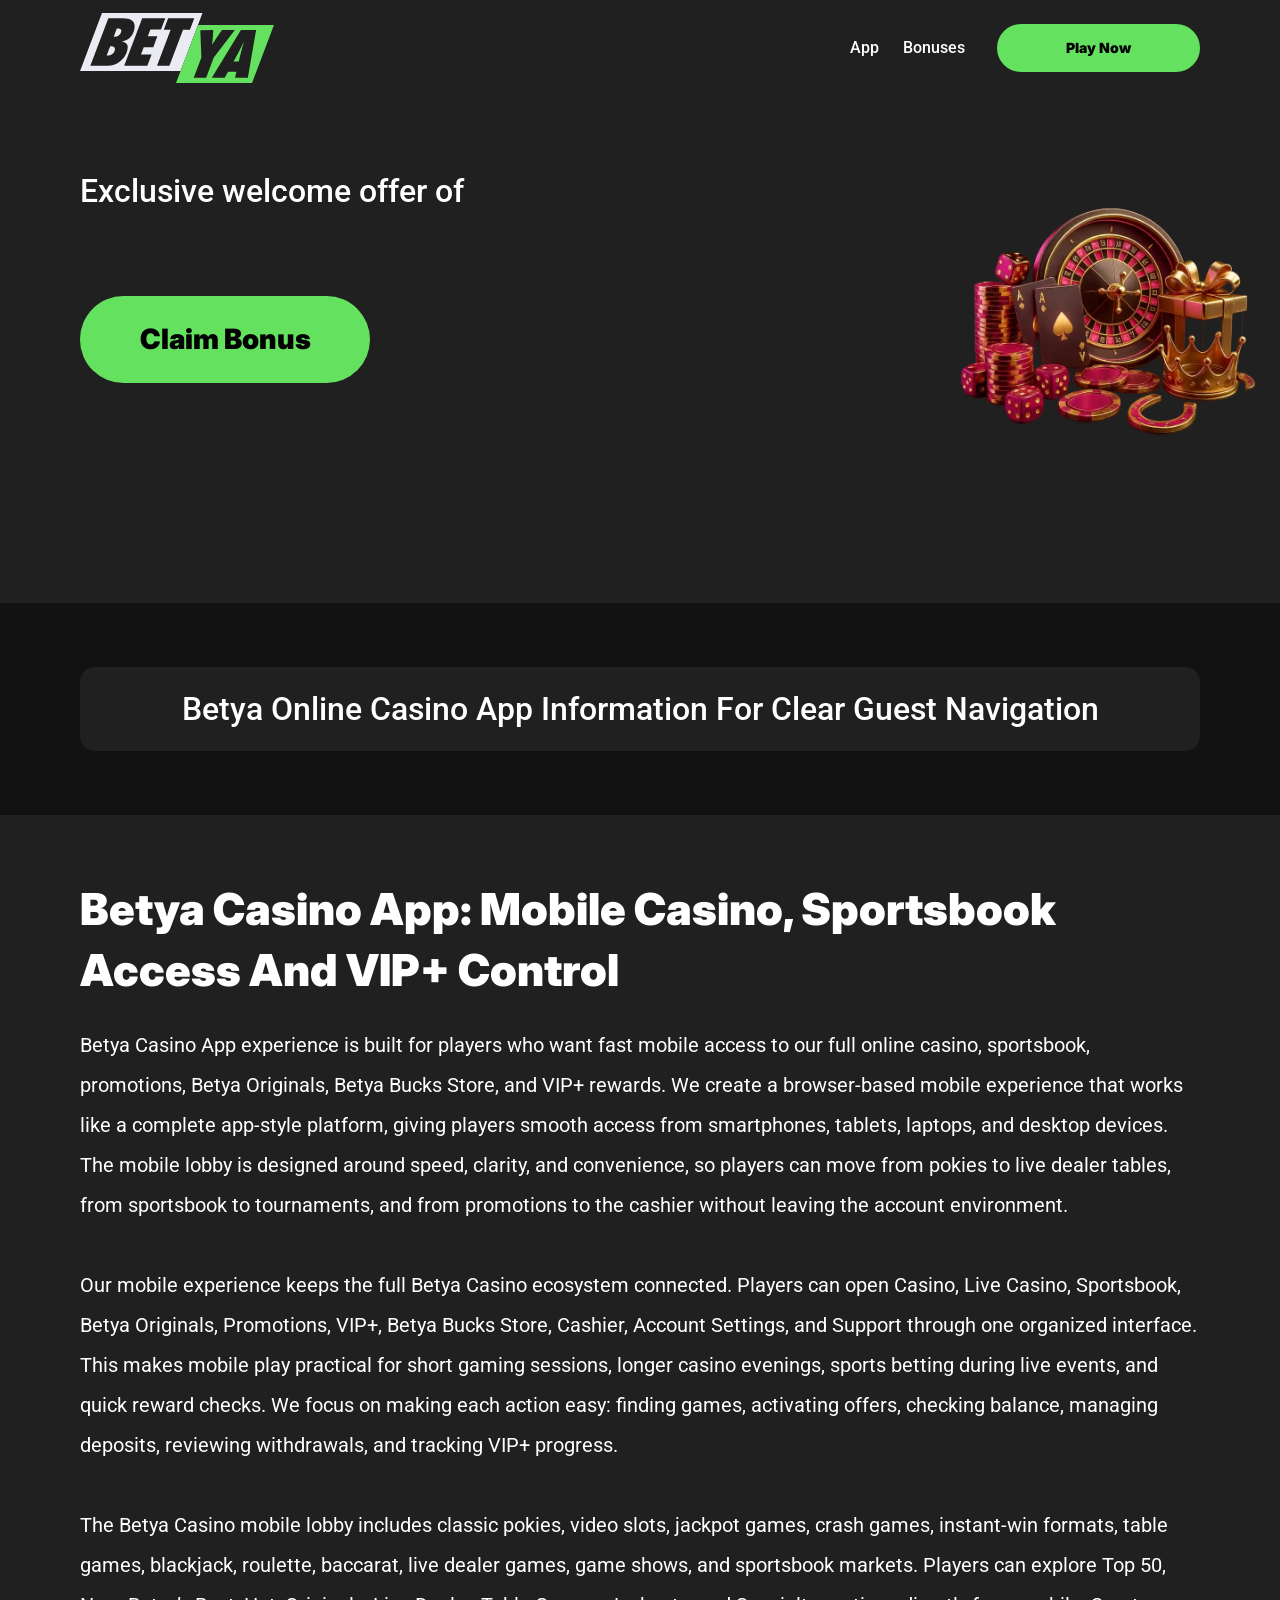
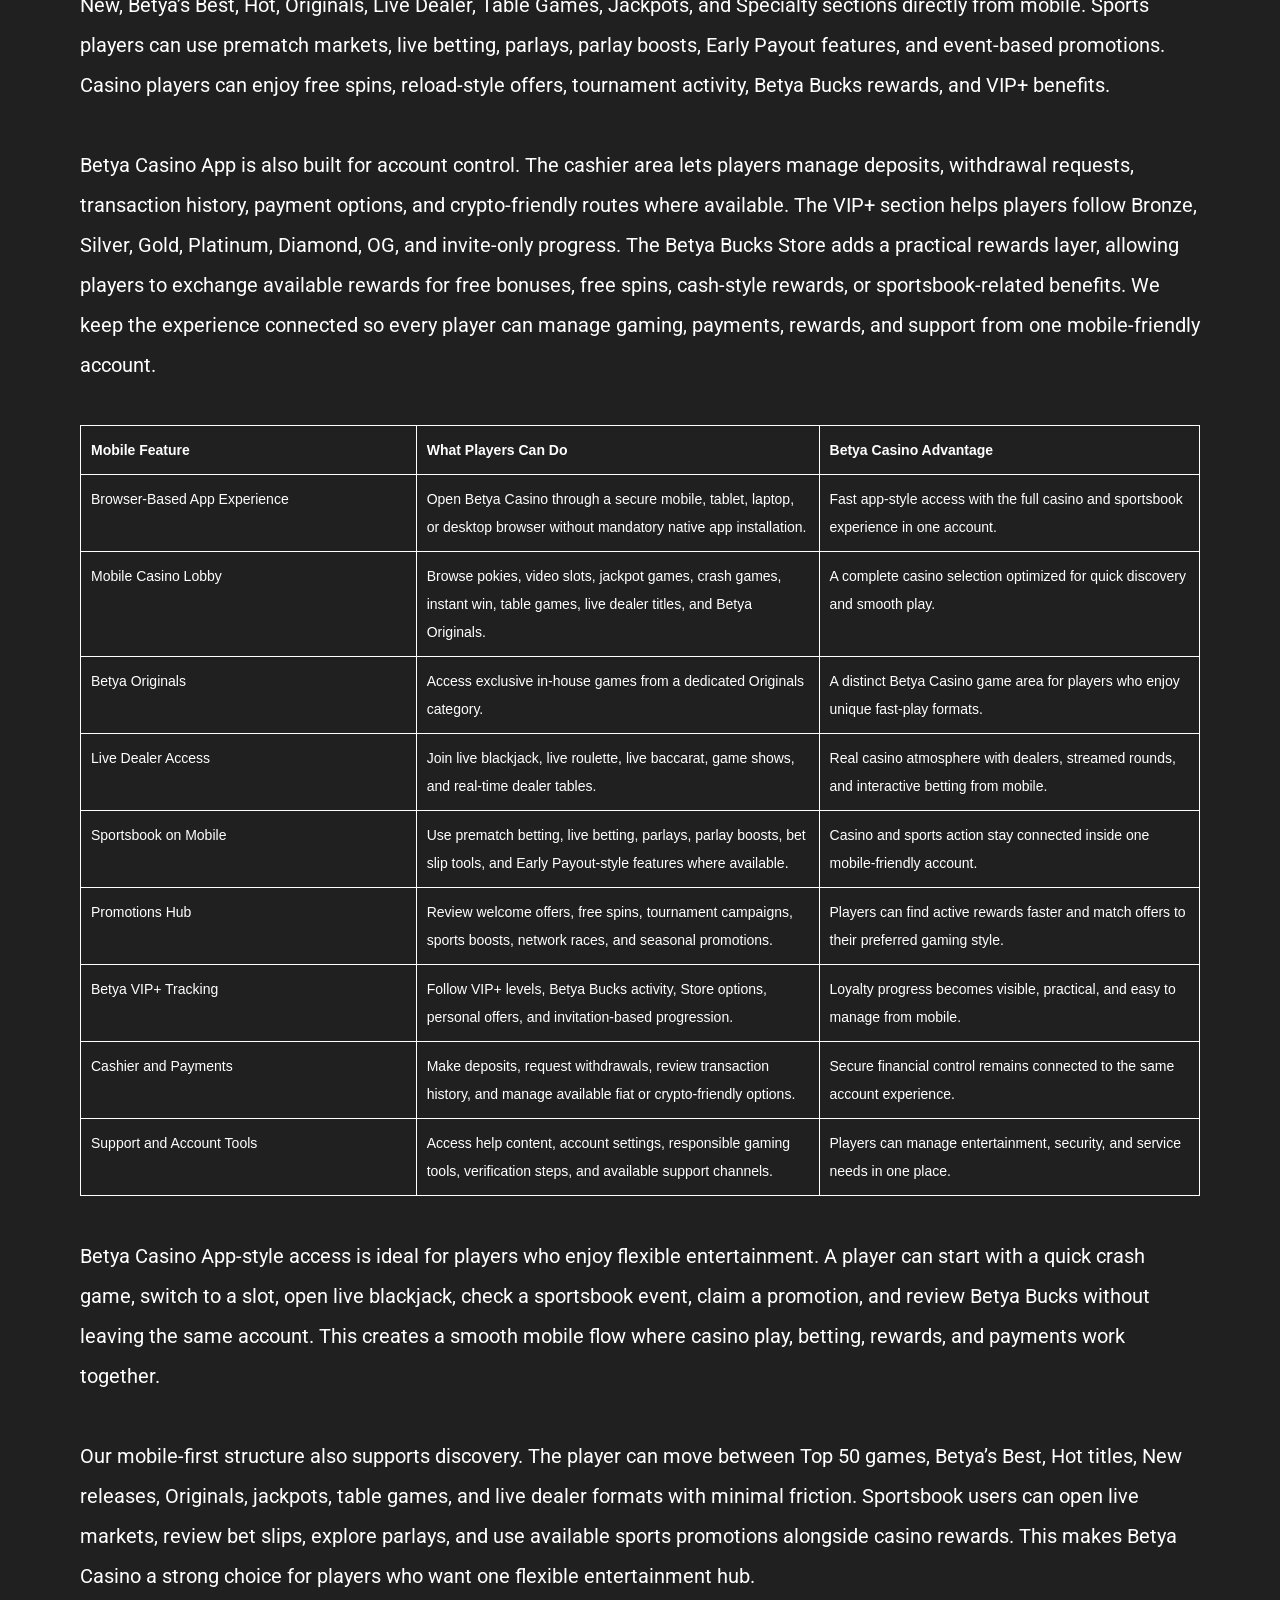
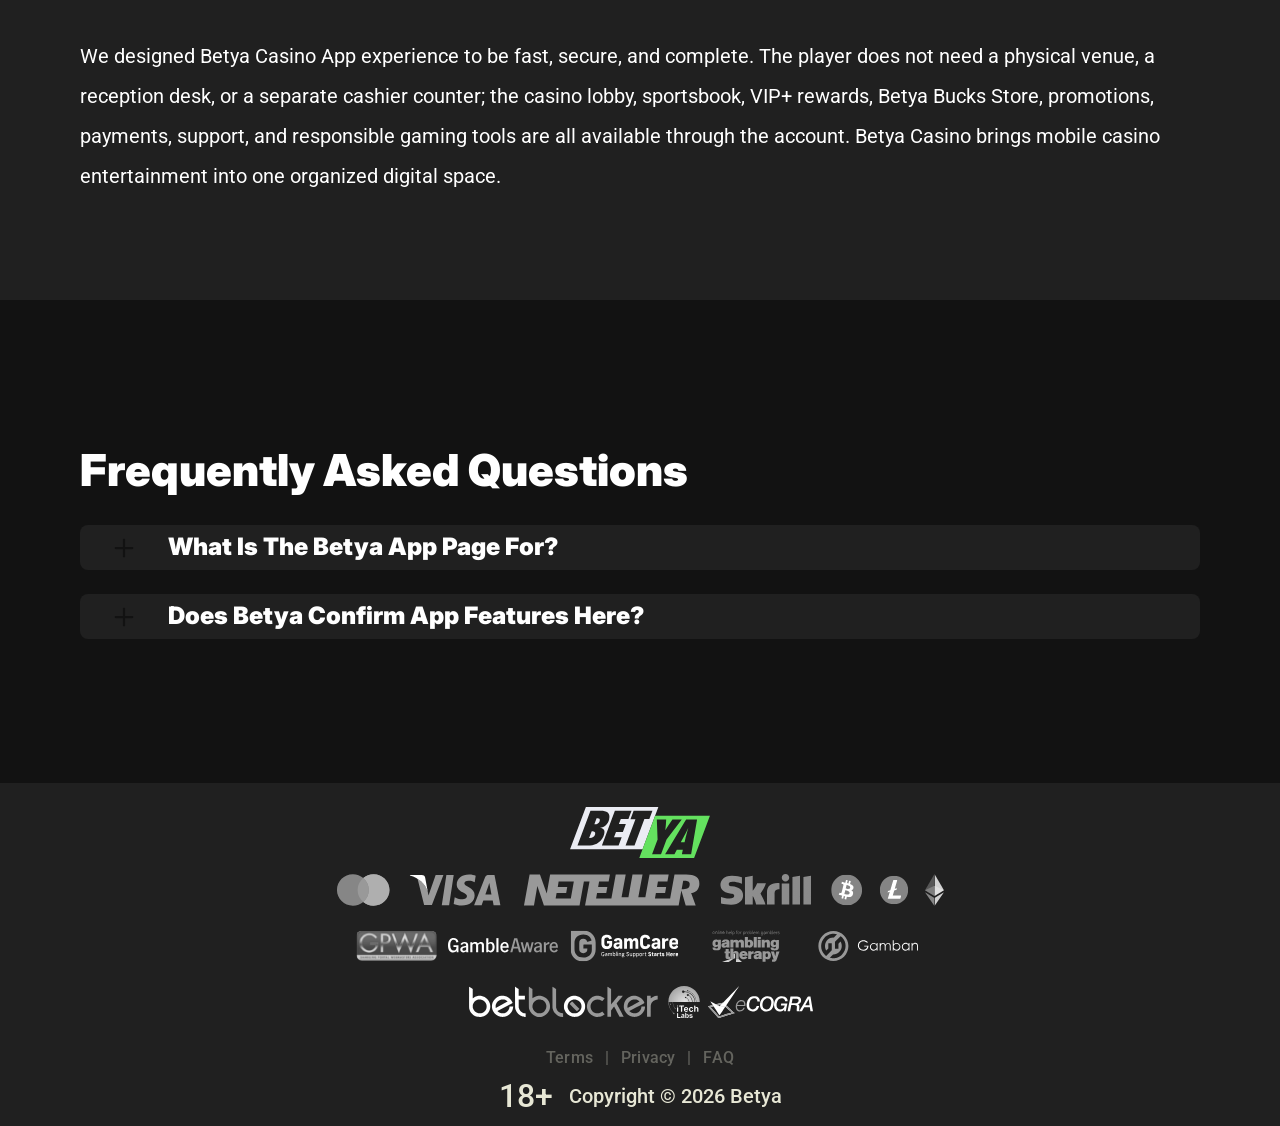
<file: app.html>
<!DOCTYPE html>
<html lang="en">

<head>
    <meta charset="utf-8">

    <script src="./common.js"></script>
    <script src="./pages.js"></script>

    <link rel="manifest" href="./manifest.json">

    <link rel="preconnect" href="https://fonts.googleapis.com" />
    <link rel="preconnect" href="https://fonts.gstatic.com" crossorigin />
    <!-- Google Fonts -->
    <link
            href="https://fonts.googleapis.com/css2?family=Inter:wght@300;400;500;600;700&display=swap"
            rel="stylesheet"
    />
    <!-- Google Fonts -->

    <!-- Google Fonts -->
    <link
            href="https://fonts.googleapis.com/css2?family=Roboto:wght@300;400;500;600;700&display=swap"
            rel="stylesheet"
    />

    <meta name="viewport" content="width=device-width, initial-scale=1, minimum-scale=1, maximum-scale=2">
    <link rel="preload" as="image" href="_assets/images/1781685820-logo.svg" fetchpriority="high">
    <link rel="stylesheet" href="./normalize.css">
    <link rel="stylesheet" href="./index.css">
    <meta name="theme-color" content="">
    <title>Betya App | Official Online Casino App Information</title>
    <meta name="description"
          content="Find clear app-related information for Betya, presented with verified brand-focused guidance.">
    <link rel="canonical" href="https://betya-online-casino.com/app">
    <meta property="og:title" content="Betya App | Official Online Casino App Information">
    <meta property="og:description"
          content="Find clear app-related information for Betya, presented with verified brand-focused guidance.">
    <meta property="og:url" content="https://betya-online-casino.com/app">
    <meta property="og:site_name" content="Betya App | Official Online Casino App Information">
    <meta property="og:locale" content="en">
    <meta property="og:image" content="_assets/images/1781685810-main.webp">
    <meta property="og:image:width" content="1200">
    <meta property="og:image:height" content="630">
    <meta property="og:type" content="website">
    <meta name="twitter:card" content="summary_large_image">
    <meta name="twitter:site" content="betya-online-casino.com/app">
    <meta name="twitter:title" content="Betya App | Official Online Casino App Information">
    <meta name="twitter:description"
          content="Find clear app-related information for Betya, presented with verified brand-focused guidance.">
    <meta name="twitter:image" content="_assets/images/1781685810-main.webp">
    <meta name="twitter:image:width" content="1200">
    <meta name="twitter:image:height" content="630">
    <link rel="icon" href="_assets/images/1781685813-favicon.svg" type="image/x-icon" sizes="16x16">
    <meta name="language" content="en">
    <link rel="apple-touch-icon" href="_assets/images/1781685781-favicon.svg" sizes="96x96">
    <link rel="icon" href="_assets/images/1781685781-favicon.svg" type="image/webp" sizes="192x192">

    <link rel="preload" href="_assets/images/1781685840-main.webp" as="image" fetchpriority="high">

</head>

<body>
<svg
        style="display: none"
        xmlns="http://www.w3.org/2000/svg"
        width="1em"
        height="1em"
        viewBox="0 0 256 256"
>
    <symbol id="minus-icon" viewBox="0 0 256 256">
        <path
                fill="#121212"
                d="M228 128a12 12 0 0 1-12 12H40a12 12 0 0 1 0-24h176a12 12 0 0 1 12 12"
        />
    </symbol>
</svg>

<svg
        style="display: none"
        xmlns="http://www.w3.org/2000/svg"
        width="1em"
        height="1em"
        viewBox="0 0 32 32"
>
    <symbol id="globe-icon" viewBox="0 0 32 32">
        <path
                fill="#64E15F"
                d="M32.032 16c0-8.501-6.677-15.472-15.072-15.969-0.173-0.019-0.346-0.032-0.523-0.032-0.052 0-0.104 0.005-0.156 0.007-0.093-0.002-0.186-0.007-0.281-0.007-8.84 0-16.032 7.178-16.032 16.001s7.192 16.001 16.032 16.001c0.094 0 0.188-0.006 0.281-0.008 0.052 0.002 0.104 0.008 0.156 0.008 0.176 0 0.349-0.012 0.523-0.032 8.395-0.497 15.072-7.468 15.072-15.969zM29.049 21.151c-0.551-0.16-1.935-0.507-4.377-0.794 0.202-1.381 0.313-2.84 0.313-4.357 0-1.196-0.069-2.354-0.197-3.469 3.094-0.37 4.45-0.835 4.54-0.867l-0.372-1.050c0.695 1.659 1.080 3.478 1.080 5.386 0 1.818-0.352 3.555-0.987 5.151zM8.921 16c0-1.119 0.074-2.212 0.21-3.263 1.621 0.127 3.561 0.222 5.839 0.243v6.939c-2.219 0.021-4.114 0.111-5.709 0.234-0.22-1.319-0.34-2.715-0.34-4.154zM16.967 2.132c2.452 0.711 4.552 4.115 5.492 8.628-1.512 0.12-3.332 0.209-5.492 0.229v-8.857zM14.971 2.156v8.832c-2.136-0.021-3.965-0.109-5.502-0.226 0.96-4.457 3.076-7.836 5.502-8.606zM14.971 21.913l0 7.929c-2.263-0.718-4.256-3.705-5.293-7.719 1.492-0.11 3.253-0.189 5.292-0.21zM16.967 29.868l-0-7.955c2.061 0.020 3.814 0.102 5.288 0.217-1.019 4.067-3 7.076-5.288 7.738zM16.967 19.92l0-6.939c2.291-0.021 4.218-0.118 5.818-0.25 0.131 1.053 0.203 2.147 0.203 3.268 0 1.442-0.116 2.84-0.329 4.16-1.575-0.128-3.462-0.219-5.692-0.24zM28.588 9.81c-0.302 0.094-1.564 0.453-4.094 0.751-0.564-2.998-1.584-5.561-2.91-7.412 3.048 1.325 5.535 3.697 7.005 6.661zM11.213 2.831c-1.632 1.873-2.963 4.568-3.691 7.754-2.265-0.245-3.623-0.534-4.166-0.665 1.585-3.27 4.407-5.836 7.856-7.088zM2.614 11.787c0.385 0.104 1.841 0.467 4.549 0.766-0.155 1.107-0.24 2.26-0.24 3.447 0 1.509 0.136 2.96 0.383 4.334-2.325 0.251-3.755 0.552-4.396 0.706-0.607-1.566-0.944-3.264-0.944-5.041 0-1.467 0.228-2.883 0.649-4.213zM3.784 22.886c0.727-0.154 2.029-0.39 3.956-0.591 0.759 2.803 1.993 5.175 3.473 6.874-3.16-1.148-5.79-3.398-7.429-6.282v0zM21.583 28.849c1.195-1.665 2.14-3.907 2.728-6.525 1.982 0.227 3.226 0.494 3.853 0.652-1.5 2.596-3.808 4.669-6.581 5.873z">
        </path>
    </symbol>
</svg>

<svg width="32" height="31" viewBox="0 0 32 31" fill="none" xmlns="http://www.w3.org/2000/svg">
    <symbol id="star-icon" viewBox="0 0 32 31">
        <path d="M10.0431 24.5932L15.8898 21.0667L21.7365 24.6396L20.2052 17.9577L25.3559 13.5031L18.5811 12.8999L15.8898 6.58913L13.1985 12.8535L6.42371 13.4567L11.5744 17.9577L10.0431 24.5932ZM15.8898 25.4285L8.187 30.0687C7.84672 30.2853 7.49096 30.3781 7.11975 30.3471C6.74853 30.3162 6.42371 30.1925 6.1453 29.9759C5.86688 29.7594 5.65034 29.489 5.49566 29.1648C5.34099 28.8406 5.31005 28.4768 5.40286 28.0734L7.44456 19.3034L0.623417 13.4103C0.314068 13.1319 0.121034 12.8145 0.0443157 12.4581C-0.0324028 12.1017 -0.00951111 11.754 0.112991 11.415C0.235493 11.0759 0.421103 10.7975 0.669819 10.5797C0.918536 10.362 1.25882 10.2227 1.69067 10.1621L10.6927 9.37327L14.1729 1.11366C14.3276 0.742438 14.5676 0.464023 14.8931 0.278414C15.2185 0.0928044 15.5507 0 15.8898 0C16.2288 0 16.5611 0.0928044 16.8865 0.278414C17.2119 0.464023 17.452 0.742438 17.6067 1.11366L21.0869 9.37327L30.0889 10.1621C30.522 10.224 30.8623 10.3632 31.1098 10.5797C31.3572 10.7963 31.5428 11.0747 31.6666 11.415C31.7903 11.7553 31.8138 12.1036 31.7371 12.46C31.6604 12.8163 31.4667 13.1331 31.1562 13.4103L24.335 19.3034L26.3767 28.0734C26.4695 28.4756 26.4386 28.8394 26.2839 29.1648C26.1292 29.4902 25.9127 29.7606 25.6343 29.9759C25.3559 30.1912 25.0311 30.315 24.6598 30.3471C24.2886 30.3793 23.9329 30.2865 23.5926 30.0687L15.8898 25.4285Z" fill="#64E15F"/>
    </symbol>
</svg>

<svg
        xmlns="http://www.w3.org/2000/svg"
        width="1em"
        height="1em"
        viewBox="0 0 256 256"
>
    <symbol id="plus-icon" viewBox="0 0 256 256">
        <path
                fill="#121212"
                d="M228 128a12 12 0 0 1-12 12h-76v76a12 12 0 0 1-24 0v-76H40a12 12 0 0 1 0-24h76V40a12 12 0 0 1 24 0v76h76a12 12 0 0 1 12 12"
        />
    </symbol>
</svg>

<svg
        width="33"
        height="32"
        viewBox="0 0 33 32"
        fill="none"
        xmlns="http://www.w3.org/2000/svg"
>
    <symbol id="play-icon" viewBox="0 0 33 32">
        <path
                d="M16.8334 0.0786133C7.9606 0.0786133 0.767578 7.20678 0.767578 15.9998C0.767578 24.7929 7.9606 31.921 16.8334 31.921C25.7061 31.921 32.8992 24.7929 32.8992 15.9998C32.8992 7.20678 25.7061 0.0786133 16.8334 0.0786133ZM22.3861 16.8438L14.3532 21.8192C14.1907 21.9197 14.0059 21.9703 13.821 21.9703C13.6536 21.9703 13.4859 21.929 13.3342 21.8454C13.015 21.67 12.8169 21.3372 12.8169 20.9752V11.0244C12.8169 10.6625 13.015 10.3296 13.3342 10.1543C13.6533 9.97788 14.0436 9.98857 14.3532 10.1805L22.3861 15.1559C22.6796 15.3381 22.858 15.6568 22.858 15.9998C22.858 16.3428 22.6796 16.6616 22.3861 16.8438Z"
                fill="#64E15F"
        />
    </symbol>
</svg>

<svg
        width="20"
        height="20"
        viewBox="0 0 20 20"
        fill="none"
        xmlns="http://www.w3.org/2000/svg"
>
    <symbol id="information-outline" viewBox="0 0 20 20">
        <path
                d="M9 7H11V5H9V7ZM10 18C5.59 18 2 14.41 2 10C2 5.59 5.59 2 10 2C14.41 2 18 5.59 18 10C18 14.41 14.41 18 10 18ZM10 0C8.68678 0 7.38642 0.258658 6.17317 0.761205C4.95991 1.26375 3.85752 2.00035 2.92893 2.92893C1.05357 4.8043 0 7.34784 0 10C0 12.6522 1.05357 15.1957 2.92893 17.0711C3.85752 17.9997 4.95991 18.7362 6.17317 19.2388C7.38642 19.7413 8.68678 20 10 20C12.6522 20 15.1957 18.9464 17.0711 17.0711C18.9464 15.1957 20 12.6522 20 10C20 8.68678 19.7413 7.38642 19.2388 6.17317C18.7362 4.95991 17.9997 3.85752 17.0711 2.92893C16.1425 2.00035 15.0401 1.26375 13.8268 0.761205C12.6136 0.258658 11.3132 0 10 0ZM9 15H11V9H9V15Z"
                fill="#ffffff"
        />
    </symbol>
</svg>

<div class="wrapper">
    <header class="header" id="top">
        <div class="headerBlock">
            <div class="headerLogoContainer"><a href="/" aria-label="Main page"><img class="header__logo logo"
                                                                                                     src="_assets/images/1781685820-logo.svg" alt="Betya" /></a></div>

            <div class="navBlockMain">

                <!-- Main Navigation -->
                <nav>
                    <button class="hamburger" aria-label="Toggle navigation menu">
                        <span></span>
                    </button>

                    <ul class="nav__list nav__list--header">

                        <li><a href="index">index</a></li>
                        <li><a href="app">App</a></li>
                        <li><a href="bonuses">Bonuses</a></li>
                        <li><a href="terms">Terms</a></li>
                        <li><a href="privacy">Privacy</a></li>
                        <li><a href="faq">FAQ</a></li>

                    </ul>
                </nav>
                <!-- CTA buttons -->
                <div class="btn__list">

                    <div class="nav__item nav__itemLarge">
                        <a
                                class="nav__link nav__linkLarge"
                                target="_blank"
                                href="casino.html?id=example-offer-id"
                                aria-label="Play Now"
                                id="navPlayNow"
                        >
                            Play Now
                        </a>
                    </div>
                </div>
            </div>

        </div>
    </header>
    <main class="main">
        <section class="heroContainer">
            <div class="hero">
                <div class="heroBlock block">
                    <div class="heroGroup">
                        <div class="heroTextGroup">
                            <p class="heroText heroTextDesktop">Exclusive welcome offer of</p>
                            <p class="heroText heroTextMobile">Exclusive welcome bonus of</p>
                            <p class="heroText heroTextBonus" id="bonusText"></p>
                        </div><a target="_blank" class="heroLink" id="bonusLink" href="/" aria-label="Play game"><span
                            class="heroButton btn btn--large">Claim Bonus</span></a>
                    </div>
                </div>
            </div>
            <div class="heroUnder">
                <h1 class="heroText heroMainTitle">Betya Online Casino App Information for Clear Guest Navigation</h1>
            </div>
        </section>
        <div class="historyCircleContainer">
            <section class="history">
                <div class="container">
                    <div class="historyBlock block">
                        <h2 class="historyTitle title">Betya Casino App: Mobile Casino, Sportsbook Access and VIP+ Control</h2>
                        <div class="historyDescription">

<p>
Betya Casino App experience is built for players who want fast mobile access to our full online casino, sportsbook, promotions, Betya Originals, Betya Bucks Store, and VIP+ rewards. We create a browser-based mobile experience that works like a complete app-style platform, giving players smooth access from smartphones, tablets, laptops, and desktop devices. The mobile lobby is designed around speed, clarity, and convenience, so players can move from pokies to live dealer tables, from sportsbook to tournaments, and from promotions to the cashier without leaving the account environment.
</p>
<br>
<p>
Our mobile experience keeps the full Betya Casino ecosystem connected. Players can open Casino, Live Casino, Sportsbook, Betya Originals, Promotions, VIP+, Betya Bucks Store, Cashier, Account Settings, and Support through one organized interface. This makes mobile play practical for short gaming sessions, longer casino evenings, sports betting during live events, and quick reward checks. We focus on making each action easy: finding games, activating offers, checking balance, managing deposits, reviewing withdrawals, and tracking VIP+ progress.
</p>
<br>
<p>
The Betya Casino mobile lobby includes classic pokies, video slots, jackpot games, crash games, instant-win formats, table games, blackjack, roulette, baccarat, live dealer games, game shows, and sportsbook markets. Players can explore Top 50, New, Betya’s Best, Hot, Originals, Live Dealer, Table Games, Jackpots, and Specialty sections directly from mobile. Sports players can use prematch markets, live betting, parlays, parlay boosts, Early Payout features, and event-based promotions. Casino players can enjoy free spins, reload-style offers, tournament activity, Betya Bucks rewards, and VIP+ benefits.
</p>
<br>
<p>
Betya Casino App is also built for account control. The cashier area lets players manage deposits, withdrawal requests, transaction history, payment options, and crypto-friendly routes where available. The VIP+ section helps players follow Bronze, Silver, Gold, Platinum, Diamond, OG, and invite-only progress. The Betya Bucks Store adds a practical rewards layer, allowing players to exchange available rewards for free bonuses, free spins, cash-style rewards, or sportsbook-related benefits. We keep the experience connected so every player can manage gaming, payments, rewards, and support from one mobile-friendly account.
</p>

<br>

<div style="width:100%; max-width:100%; overflow:hidden;">
  <table style="width:100%; max-width:100%; border-collapse:collapse; table-layout:fixed; font-family:Arial, sans-serif; font-size:clamp(9px, 2.2vw, 14px); color:#ffffff; background:transparent;">
    <tr>
      <th style="width:30%; border:1px solid #ffffff; padding:clamp(5px, 1.5vw, 10px); text-align:left; vertical-align:top; color:#ffffff; background:transparent; word-break:break-word;">
        Mobile Feature
      </th>
      <th style="width:36%; border:1px solid #ffffff; padding:clamp(5px, 1.5vw, 10px); text-align:left; vertical-align:top; color:#ffffff; background:transparent; word-break:break-word;">
        What Players Can Do
      </th>
      <th style="width:34%; border:1px solid #ffffff; padding:clamp(5px, 1.5vw, 10px); text-align:left; vertical-align:top; color:#ffffff; background:transparent; word-break:break-word;">
        Betya Casino Advantage
      </th>
    </tr>

    <tr>
      <td style="border:1px solid #ffffff; padding:clamp(5px, 1.5vw, 10px); vertical-align:top; color:#ffffff; background:transparent; word-break:break-word;">
        Browser-Based App Experience
      </td>
      <td style="border:1px solid #ffffff; padding:clamp(5px, 1.5vw, 10px); vertical-align:top; color:#ffffff; background:transparent; word-break:break-word;">
        Open Betya Casino through a secure mobile, tablet, laptop, or desktop browser without mandatory native app installation.
      </td>
      <td style="border:1px solid #ffffff; padding:clamp(5px, 1.5vw, 10px); vertical-align:top; color:#ffffff; background:transparent; word-break:break-word;">
        Fast app-style access with the full casino and sportsbook experience in one account.
      </td>
    </tr>

    <tr>
      <td style="border:1px solid #ffffff; padding:clamp(5px, 1.5vw, 10px); vertical-align:top; color:#ffffff; background:transparent; word-break:break-word;">
        Mobile Casino Lobby
      </td>
      <td style="border:1px solid #ffffff; padding:clamp(5px, 1.5vw, 10px); vertical-align:top; color:#ffffff; background:transparent; word-break:break-word;">
        Browse pokies, video slots, jackpot games, crash games, instant win, table games, live dealer titles, and Betya Originals.
      </td>
      <td style="border:1px solid #ffffff; padding:clamp(5px, 1.5vw, 10px); vertical-align:top; color:#ffffff; background:transparent; word-break:break-word;">
        A complete casino selection optimized for quick discovery and smooth play.
      </td>
    </tr>

    <tr>
      <td style="border:1px solid #ffffff; padding:clamp(5px, 1.5vw, 10px); vertical-align:top; color:#ffffff; background:transparent; word-break:break-word;">
        Betya Originals
      </td>
      <td style="border:1px solid #ffffff; padding:clamp(5px, 1.5vw, 10px); vertical-align:top; color:#ffffff; background:transparent; word-break:break-word;">
        Access exclusive in-house games from a dedicated Originals category.
      </td>
      <td style="border:1px solid #ffffff; padding:clamp(5px, 1.5vw, 10px); vertical-align:top; color:#ffffff; background:transparent; word-break:break-word;">
        A distinct Betya Casino game area for players who enjoy unique fast-play formats.
      </td>
    </tr>

    <tr>
      <td style="border:1px solid #ffffff; padding:clamp(5px, 1.5vw, 10px); vertical-align:top; color:#ffffff; background:transparent; word-break:break-word;">
        Live Dealer Access
      </td>
      <td style="border:1px solid #ffffff; padding:clamp(5px, 1.5vw, 10px); vertical-align:top; color:#ffffff; background:transparent; word-break:break-word;">
        Join live blackjack, live roulette, live baccarat, game shows, and real-time dealer tables.
      </td>
      <td style="border:1px solid #ffffff; padding:clamp(5px, 1.5vw, 10px); vertical-align:top; color:#ffffff; background:transparent; word-break:break-word;">
        Real casino atmosphere with dealers, streamed rounds, and interactive betting from mobile.
      </td>
    </tr>

    <tr>
      <td style="border:1px solid #ffffff; padding:clamp(5px, 1.5vw, 10px); vertical-align:top; color:#ffffff; background:transparent; word-break:break-word;">
        Sportsbook on Mobile
      </td>
      <td style="border:1px solid #ffffff; padding:clamp(5px, 1.5vw, 10px); vertical-align:top; color:#ffffff; background:transparent; word-break:break-word;">
        Use prematch betting, live betting, parlays, parlay boosts, bet slip tools, and Early Payout-style features where available.
      </td>
      <td style="border:1px solid #ffffff; padding:clamp(5px, 1.5vw, 10px); vertical-align:top; color:#ffffff; background:transparent; word-break:break-word;">
        Casino and sports action stay connected inside one mobile-friendly account.
      </td>
    </tr>

    <tr>
      <td style="border:1px solid #ffffff; padding:clamp(5px, 1.5vw, 10px); vertical-align:top; color:#ffffff; background:transparent; word-break:break-word;">
        Promotions Hub
      </td>
      <td style="border:1px solid #ffffff; padding:clamp(5px, 1.5vw, 10px); vertical-align:top; color:#ffffff; background:transparent; word-break:break-word;">
        Review welcome offers, free spins, tournament campaigns, sports boosts, network races, and seasonal promotions.
      </td>
      <td style="border:1px solid #ffffff; padding:clamp(5px, 1.5vw, 10px); vertical-align:top; color:#ffffff; background:transparent; word-break:break-word;">
        Players can find active rewards faster and match offers to their preferred gaming style.
      </td>
    </tr>

    <tr>
      <td style="border:1px solid #ffffff; padding:clamp(5px, 1.5vw, 10px); vertical-align:top; color:#ffffff; background:transparent; word-break:break-word;">
        Betya VIP+ Tracking
      </td>
      <td style="border:1px solid #ffffff; padding:clamp(5px, 1.5vw, 10px); vertical-align:top; color:#ffffff; background:transparent; word-break:break-word;">
        Follow VIP+ levels, Betya Bucks activity, Store options, personal offers, and invitation-based progression.
      </td>
      <td style="border:1px solid #ffffff; padding:clamp(5px, 1.5vw, 10px); vertical-align:top; color:#ffffff; background:transparent; word-break:break-word;">
        Loyalty progress becomes visible, practical, and easy to manage from mobile.
      </td>
    </tr>

    <tr>
      <td style="border:1px solid #ffffff; padding:clamp(5px, 1.5vw, 10px); vertical-align:top; color:#ffffff; background:transparent; word-break:break-word;">
        Cashier and Payments
      </td>
      <td style="border:1px solid #ffffff; padding:clamp(5px, 1.5vw, 10px); vertical-align:top; color:#ffffff; background:transparent; word-break:break-word;">
        Make deposits, request withdrawals, review transaction history, and manage available fiat or crypto-friendly options.
      </td>
      <td style="border:1px solid #ffffff; padding:clamp(5px, 1.5vw, 10px); vertical-align:top; color:#ffffff; background:transparent; word-break:break-word;">
        Secure financial control remains connected to the same account experience.
      </td>
    </tr>

    <tr>
      <td style="border:1px solid #ffffff; padding:clamp(5px, 1.5vw, 10px); vertical-align:top; color:#ffffff; background:transparent; word-break:break-word;">
        Support and Account Tools
      </td>
      <td style="border:1px solid #ffffff; padding:clamp(5px, 1.5vw, 10px); vertical-align:top; color:#ffffff; background:transparent; word-break:break-word;">
        Access help content, account settings, responsible gaming tools, verification steps, and available support channels.
      </td>
      <td style="border:1px solid #ffffff; padding:clamp(5px, 1.5vw, 10px); vertical-align:top; color:#ffffff; background:transparent; word-break:break-word;">
        Players can manage entertainment, security, and service needs in one place.
      </td>
    </tr>
  </table>
</div>

<br>

<p>
Betya Casino App-style access is ideal for players who enjoy flexible entertainment. A player can start with a quick crash game, switch to a slot, open live blackjack, check a sportsbook event, claim a promotion, and review Betya Bucks without leaving the same account. This creates a smooth mobile flow where casino play, betting, rewards, and payments work together.
</p>
<br>
<p>
Our mobile-first structure also supports discovery. The player can move between Top 50 games, Betya’s Best, Hot titles, New releases, Originals, jackpots, table games, and live dealer formats with minimal friction. Sportsbook users can open live markets, review bet slips, explore parlays, and use available sports promotions alongside casino rewards. This makes Betya Casino a strong choice for players who want one flexible entertainment hub.
</p>
<br>
<p>
We designed Betya Casino App experience to be fast, secure, and complete. The player does not need a physical venue, a reception desk, or a separate cashier counter; the casino lobby, sportsbook, VIP+ rewards, Betya Bucks Store, promotions, payments, support, and responsible gaming tools are all available through the account. Betya Casino brings mobile casino entertainment into one organized digital space.
</p>

<br></div>
                    </div>
                </div>
            </section>
        </div>
        <section class="faq">
            <div class="container">
                <div class="faqBlock block">
                    <h2 class="faqTitle title"><span>Frequently Asked Questions</span></h2>
                    <div class="faqGroup"><input class="faqInput" type="checkbox" id="what_is_the_betya_app_page_for"/><label
                            class="faqLabel" for="what_is_the_betya_app_page_for">

                        <svg class="faqIcon" width="24" height="24" aria-hidden="true">
                            <use class="plus" href="#plus-icon"></use>
                            <use class="minus" href="#minus-icon"></use>
                        </svg>

                        <span class="gradientContainer"> What is the Betya app page for? </span></label>
                        <div class="faqContent">
                            <p>The Betya app page is prepared to present app-related casino information in a clear and guest-oriented format.</p>
                        </div>
                    </div>
                    <div class="faqGroup"><input class="faqInput" type="checkbox" id="does_betya_confirm_app_features_here"/><label
                            class="faqLabel" for="does_betya_confirm_app_features_here">

                        <svg class="faqIcon" width="24" height="24" aria-hidden="true">
                            <use class="plus" href="#plus-icon"></use>
                            <use class="minus" href="#minus-icon"></use>
                        </svg>

                        <span class="gradientContainer"> Does Betya confirm app features here? </span></label>
                        <div class="faqContent">
                            <p>Specific app features are not confirmed here because they were not included in the provided verified information.</p>
                        </div>
                    </div>
                </div>
            </div>
        </section>
    </main>
</div>

<footer class="footer">
    <div class="footerContainer">
        <div class="footerTop">
            <div class="footerLogoContainer"><a href="https://betya-online-casino.com/app" aria-label="Main page"><img class="footer__logo"
                                                                                                     src="_assets/images/1781685827-logo.svg" alt="" width="140"
                                                                                                     height="48" /></a></div>
            <div class="footerPay">
                <div class="payBlock"><img class="payElementGrey"
                                           src="./assets/images/footer/payment/masterCard.svg" alt="MasterCard" /><img
                        class="payElementColor" src="./assets/images/footer/payment/masterCard--color.svg"
                        alt="MasterCard" title="MasterCard in Betya" /></div>
                <div class="payBlock"><img class="payElementGrey" src="./assets/images/footer/payment/visa.svg"
                                           alt="Visa" /><img class="payElementColor"
                                                             src="./assets/images/footer/payment/visa--color.svg" alt="Visa" title="Visa in Betya" /></div>
                <div class="payBlock"><img class="payElementGrey" src="./assets/images/footer/payment/neteller.svg"
                                           alt="Neteller" /><img class="payElementColor"
                                                                 src="./assets/images/footer/payment/neteller--color.svg" alt="Neteller" title="Neteller in Betya" /></div>
                <div class="payBlock"><img class="payElementGrey" src="./assets/images/footer/payment/skrill.svg"
                                           alt="Skrill" /><img class="payElementColor"
                                                               src="./assets/images/footer/payment/skrill--color.svg" alt="Skrill" title="Skrill in Betya" /></div>
                <div class="payBlock"><img class="payElementGrey" src="./assets/images/footer/payment/bitcoin.svg"
                                           alt="Bitcoin" /><img class="payElementColor"
                                                                src="./assets/images/footer/payment/bitcoin--color.svg" alt="Bitcoin" title="Bitcoin in Betya" /></div>
                <div class="payBlock"><img class="payElementGrey" src="./assets/images/footer/payment/litecoin.svg"
                                           alt="Litecoin" /><img class="payElementColor"
                                                                 src="./assets/images/footer/payment/litecoin--color.svg" alt="Litecoin" title="Litecoin in Betya" /></div>
                <div class="payBlock"><img class="payElementGrey" src="./assets/images/footer/payment/ethereum.svg"
                                           alt="Etherium" /><img class="payElementColor"
                                                                 src="./assets/images/footer/payment/ethereum--color.svg" alt="Etherium" title="Etherium in Betya" /></div>
            </div>
        </div>
        <div class="footerMiddle">
            <div class="footerOperator">
                <div class="operatorBlock"><img class="operatorElementGrey"
                                                src="./assets/images/footer/operator/gpwa.svg" alt="GPWA" /><img
                        class="operatorElementColor" src="./assets/images/footer/operator/gpwa--color.svg"
                        alt="GPWA" title="GPWA in Betya" /></div>
                <div class="operatorBlock"><img class="operatorElementGrey"
                                                src="./assets/images/footer/operator/gambleaware.svg" alt="Gamble Aware" /><img
                        class="operatorElementColor" src="./assets/images/footer/operator/gambleaware--color.svg"
                        alt="Gamble Aware" title="Gamble Aware in Betya" /></div>
                <div class="operatorBlock"><img class="operatorElementGrey"
                                                src="./assets/images/footer/operator/gamcare.svg" alt="Game care" /><img
                        class="operatorElementColor" src="./assets/images/footer/operator/gamcare--color.svg"
                        alt="Game care" title="Game care in Betya" /></div>
                <div class="operatorBlock"><img class="operatorElementGrey"
                                                src="./assets/images/footer/operator/gambling-therapy.svg" alt="Gambling Therapy" /><img
                        class="operatorElementColor"
                        src="./assets/images/footer/operator/gambling-therapy--color.svg" alt="Gambling Therapy" title="Gambling Therapy in Betya" />
                </div>
                <div class="operatorBlock"><img class="operatorElementGrey"
                                                src="./assets/images/footer/operator/gamban.svg" alt="Gamban" /><img
                        class="operatorElementColor" src="./assets/images/footer/operator/gamban--color.svg"
                        alt="Gamban" title="Gamban in Betya" /></div>
                <div class="operatorBlock"><img class="operatorElementGrey"
                                                src="./assets/images/footer/operator/betblocker.svg" alt="BetBlocker" /><img
                        class="operatorElementColor" src="./assets/images/footer/operator/betblocker--color.svg"
                        alt="BetBlocker" title="BetBlocker in Betya" /></div>
                <div class="operatorBlock"><img class="operatorElementGrey"
                                                src="./assets/images/footer/operator/itech_labs.svg" alt="ITech Labs" /><img
                        class="operatorElementColor" src="./assets/images/footer/operator/itech_labs--color.svg"
                        alt="ITech Labs" title="ITech Labs in Betya" /></div>
                <div class="operatorBlock"><img class="operatorElementGrey"
                                                src="./assets/images/footer/operator/ecogra.svg" alt="Ecogra" /><img
                        class="operatorElementColor" src="./assets/images/footer/operator/ecogra--color.svg"
                        alt="Ecogra" title="Ecogra in Betya" /></div>
            </div>
        </div>
        <div class="footerNavBlock">
            <nav>
                <ul class="nav__list--footer">

                    <li class="footer__navItem"><a href="index">index</a></li>
                    <li class="footer__navItem"><a href="app">App</a></li>
                    <li class="footer__navItem"><a href="bonuses">Bonuses</a></li>
                    <li class="footer__navItem"><a href="terms">Terms</a></li>
                    <li class="footer__navItem"><a href="privacy">Privacy</a></li>
                    <li class="footer__navItem"><a href="faq">FAQ</a></li>

                </ul>
            </nav>
        </div>
        <div class="footerBottom">
            <div class="footerBottomGroup">
                <p class="footerBottomAge">18+</p>
                <p class="footerBottomCopyright">Copyright © <span class="js-current-year"></span> Betya </p>
            </div>
        </div>
    </div>
</footer>

<script>
    var playButtonName = "#play-icon";
    var informationOutlineName =
        "#information-outline";
    var topCasinoButtonText = "Claim Bonus";
    var welcomeBonusText = "Welcome bonus";
    var bonusDetailsButtonText = "";
    var playNowText = "";
    var maximumAmountText = "";
    var wagerText = "";
    var bonusCodeText = "";
    var depositText = "";
    var casinoName = "Betya";
</script>

</body>
</html>
</file>
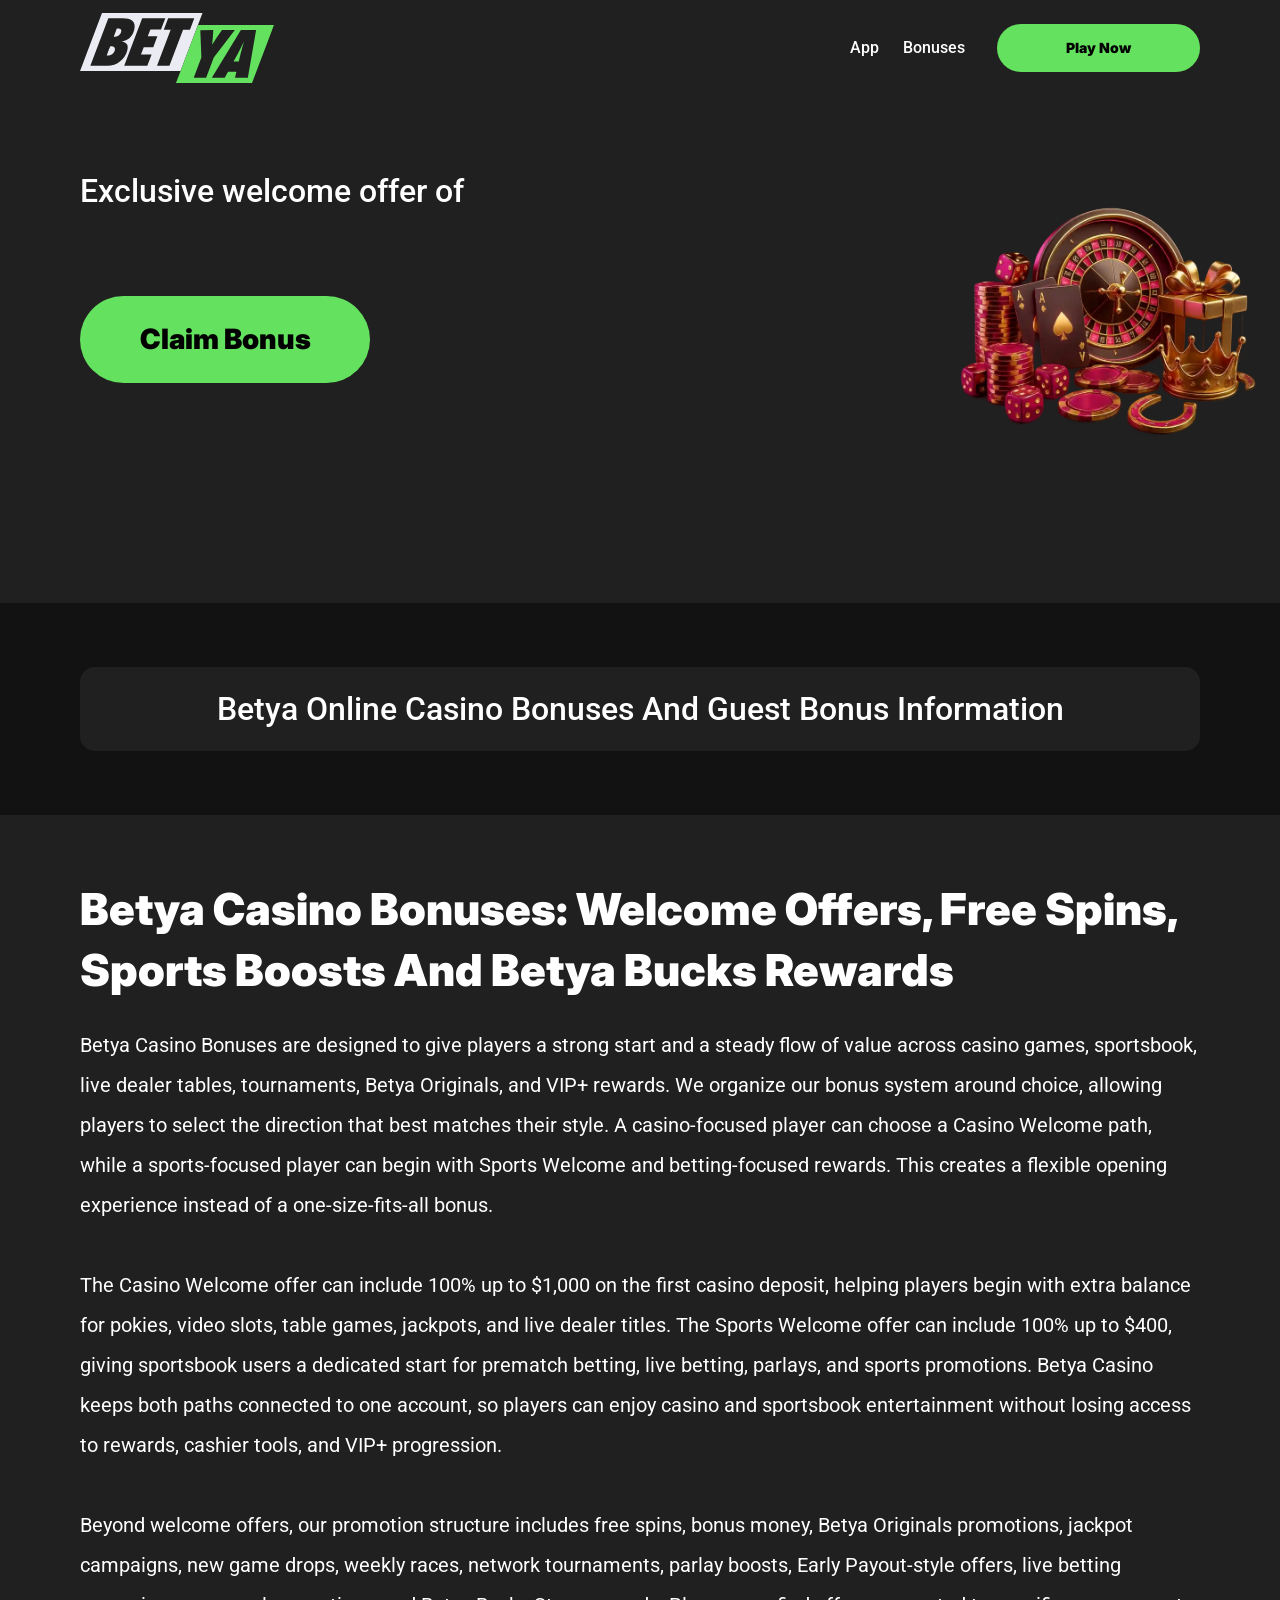
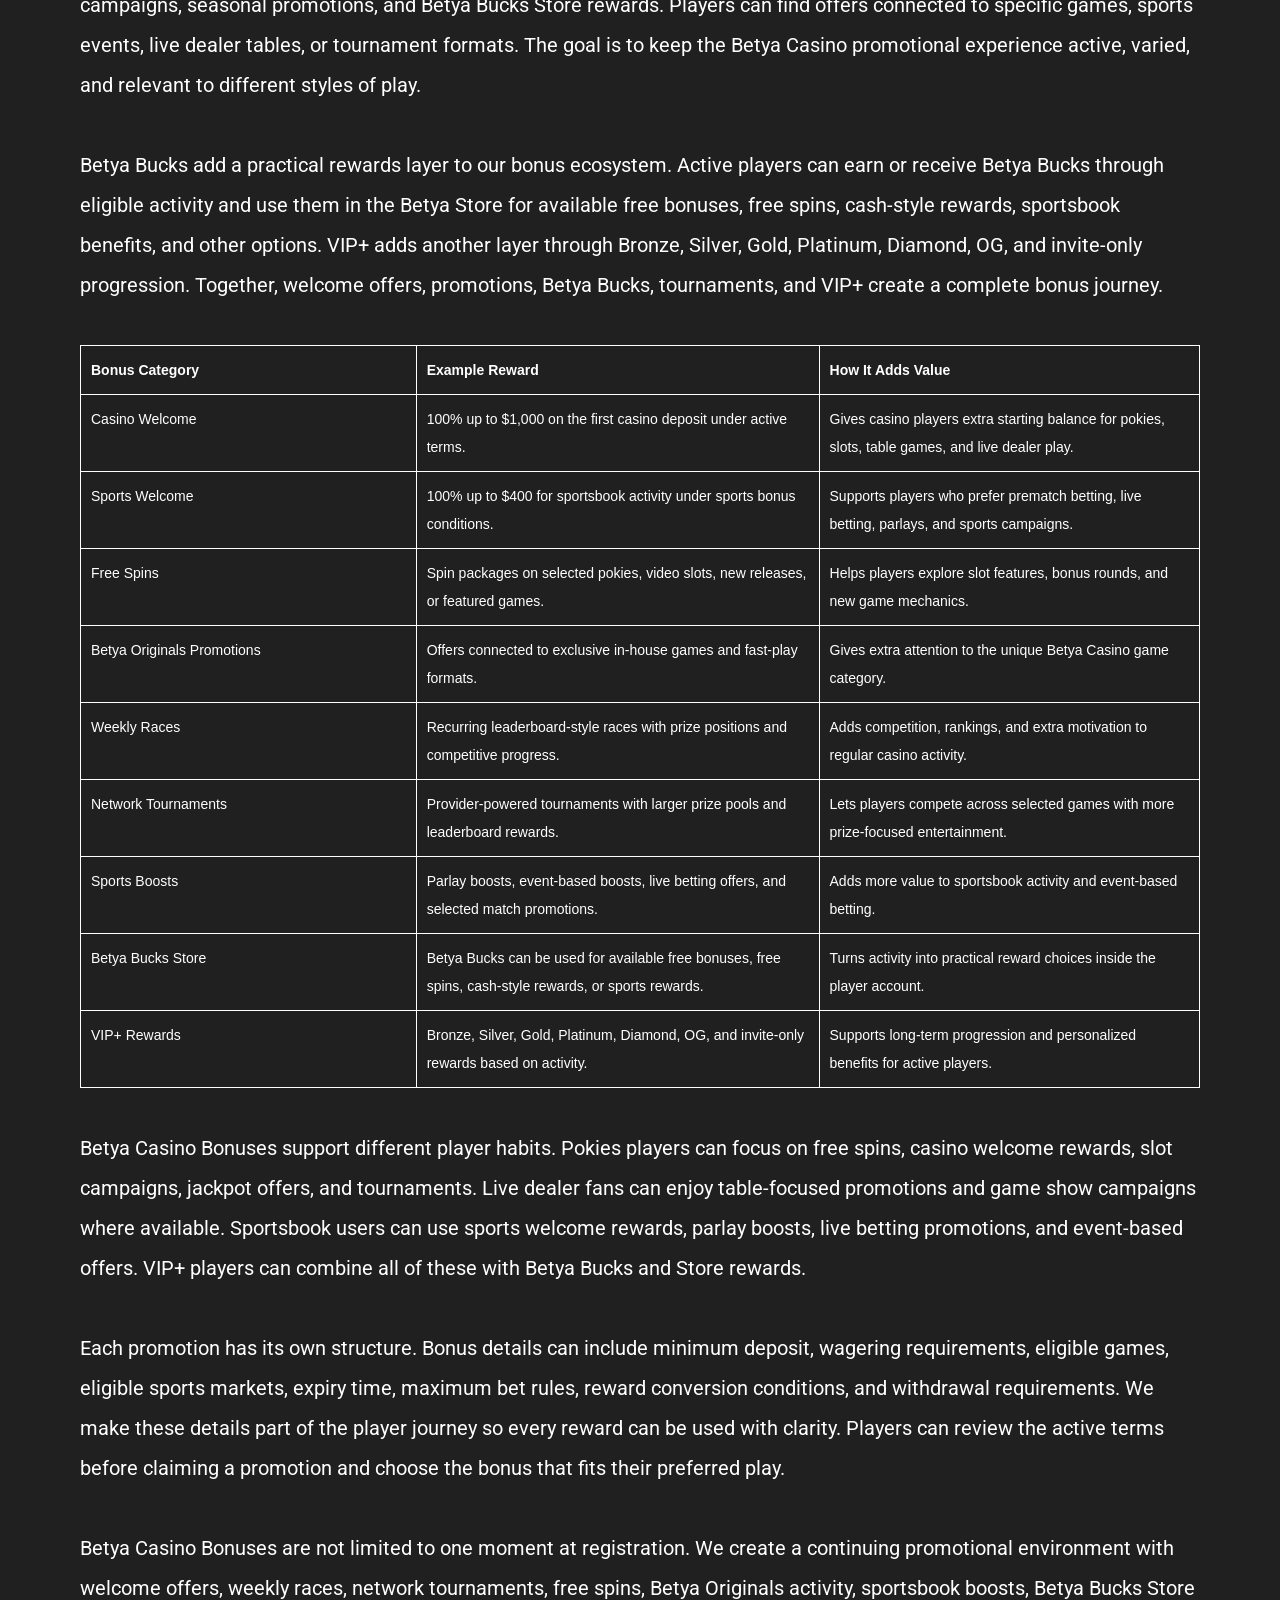
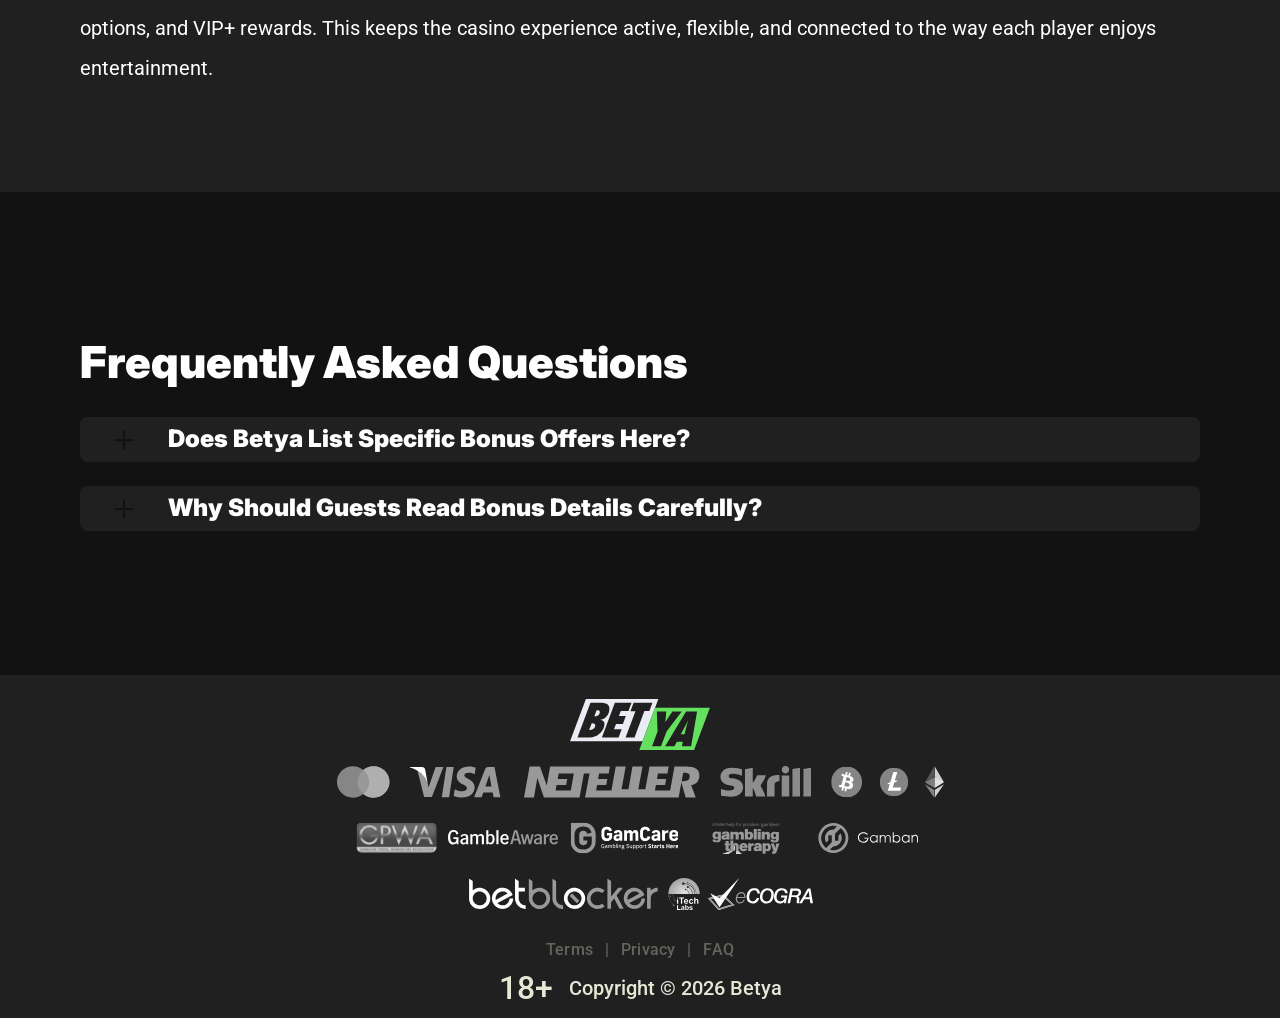
<file: bonuses.html>
<!DOCTYPE html>
<html lang="en">

<head>
    <meta charset="utf-8">
    <script src="./common.js"></script>
    <script src="./pages.js"></script>

    <link rel="manifest" href="./manifest.json">

    <link rel="preconnect" href="https://fonts.googleapis.com" />
    <link rel="preconnect" href="https://fonts.gstatic.com" crossorigin />
    <!-- Google Fonts -->
    <link
            href="https://fonts.googleapis.com/css2?family=Inter:wght@300;400;500;600;700&display=swap"
            rel="stylesheet"
    />
    <!-- Google Fonts -->

    <!-- Google Fonts -->
    <link
            href="https://fonts.googleapis.com/css2?family=Roboto:wght@300;400;500;600;700&display=swap"
            rel="stylesheet"
    />

    <meta name="viewport" content="width=device-width, initial-scale=1, minimum-scale=1, maximum-scale=2">
    <link rel="preload" as="image" href="_assets/images/1781685820-logo.svg" fetchpriority="high">
    <link rel="stylesheet" href="./normalize.css">
    <link rel="stylesheet" href="./index.css">
    <meta name="theme-color" content="">
    <title>Betya Bonuses | Online Casino Bonus Information</title>
    <meta name="description"
          content="Review Betya bonus information with a clear focus on current official online casino details.">
    <link rel="canonical" href="https://betya-online-casino.com/bonuses">
    <meta property="og:title" content="Betya Bonuses | Online Casino Bonus Information">
    <meta property="og:description"
          content="Review Betya bonus information with a clear focus on current official online casino details.">
    <meta property="og:url" content="https://betya-online-casino.com/bonuses">
    <meta property="og:site_name" content="Betya Bonuses | Online Casino Bonus Information">
    <meta property="og:locale" content="en">
    <meta property="og:image" content="_assets/images/1781685810-main.webp">
    <meta property="og:image:width" content="1200">
    <meta property="og:image:height" content="630">
    <meta property="og:type" content="website">
    <meta name="twitter:card" content="summary_large_image">
    <meta name="twitter:site" content="betya-online-casino.com/bonuses">
    <meta name="twitter:title" content="Betya Bonuses | Online Casino Bonus Information">
    <meta name="twitter:description"
          content="Review Betya bonus information with a clear focus on current official online casino details.">
    <meta name="twitter:image" content="_assets/images/1781685810-main.webp">
    <meta name="twitter:image:width" content="1200">
    <meta name="twitter:image:height" content="630">
    <link rel="icon" href="_assets/images/1781685813-favicon.svg" type="image/x-icon" sizes="16x16">
    <meta name="language" content="en">
    <link rel="apple-touch-icon" href="_assets/images/1781685781-favicon.svg" sizes="96x96">
    <link rel="icon" href="_assets/images/1781685781-favicon.svg" type="image/webp" sizes="192x192">

    <link rel="preload" href="_assets/images/1781685840-main.webp" as="image" fetchpriority="high">

</head>

<body>
<svg
        style="display: none"
        xmlns="http://www.w3.org/2000/svg"
        width="1em"
        height="1em"
        viewBox="0 0 256 256"
>
    <symbol id="minus-icon" viewBox="0 0 256 256">
        <path
                fill="#121212"
                d="M228 128a12 12 0 0 1-12 12H40a12 12 0 0 1 0-24h176a12 12 0 0 1 12 12"
        />
    </symbol>
</svg>

<svg
        style="display: none"
        xmlns="http://www.w3.org/2000/svg"
        width="1em"
        height="1em"
        viewBox="0 0 32 32"
>
    <symbol id="globe-icon" viewBox="0 0 32 32">
        <path
                fill="#64E15F"
                d="M32.032 16c0-8.501-6.677-15.472-15.072-15.969-0.173-0.019-0.346-0.032-0.523-0.032-0.052 0-0.104 0.005-0.156 0.007-0.093-0.002-0.186-0.007-0.281-0.007-8.84 0-16.032 7.178-16.032 16.001s7.192 16.001 16.032 16.001c0.094 0 0.188-0.006 0.281-0.008 0.052 0.002 0.104 0.008 0.156 0.008 0.176 0 0.349-0.012 0.523-0.032 8.395-0.497 15.072-7.468 15.072-15.969zM29.049 21.151c-0.551-0.16-1.935-0.507-4.377-0.794 0.202-1.381 0.313-2.84 0.313-4.357 0-1.196-0.069-2.354-0.197-3.469 3.094-0.37 4.45-0.835 4.54-0.867l-0.372-1.050c0.695 1.659 1.080 3.478 1.080 5.386 0 1.818-0.352 3.555-0.987 5.151zM8.921 16c0-1.119 0.074-2.212 0.21-3.263 1.621 0.127 3.561 0.222 5.839 0.243v6.939c-2.219 0.021-4.114 0.111-5.709 0.234-0.22-1.319-0.34-2.715-0.34-4.154zM16.967 2.132c2.452 0.711 4.552 4.115 5.492 8.628-1.512 0.12-3.332 0.209-5.492 0.229v-8.857zM14.971 2.156v8.832c-2.136-0.021-3.965-0.109-5.502-0.226 0.96-4.457 3.076-7.836 5.502-8.606zM14.971 21.913l0 7.929c-2.263-0.718-4.256-3.705-5.293-7.719 1.492-0.11 3.253-0.189 5.292-0.21zM16.967 29.868l-0-7.955c2.061 0.020 3.814 0.102 5.288 0.217-1.019 4.067-3 7.076-5.288 7.738zM16.967 19.92l0-6.939c2.291-0.021 4.218-0.118 5.818-0.25 0.131 1.053 0.203 2.147 0.203 3.268 0 1.442-0.116 2.84-0.329 4.16-1.575-0.128-3.462-0.219-5.692-0.24zM28.588 9.81c-0.302 0.094-1.564 0.453-4.094 0.751-0.564-2.998-1.584-5.561-2.91-7.412 3.048 1.325 5.535 3.697 7.005 6.661zM11.213 2.831c-1.632 1.873-2.963 4.568-3.691 7.754-2.265-0.245-3.623-0.534-4.166-0.665 1.585-3.27 4.407-5.836 7.856-7.088zM2.614 11.787c0.385 0.104 1.841 0.467 4.549 0.766-0.155 1.107-0.24 2.26-0.24 3.447 0 1.509 0.136 2.96 0.383 4.334-2.325 0.251-3.755 0.552-4.396 0.706-0.607-1.566-0.944-3.264-0.944-5.041 0-1.467 0.228-2.883 0.649-4.213zM3.784 22.886c0.727-0.154 2.029-0.39 3.956-0.591 0.759 2.803 1.993 5.175 3.473 6.874-3.16-1.148-5.79-3.398-7.429-6.282v0zM21.583 28.849c1.195-1.665 2.14-3.907 2.728-6.525 1.982 0.227 3.226 0.494 3.853 0.652-1.5 2.596-3.808 4.669-6.581 5.873z">
        </path>
    </symbol>
</svg>

<svg width="32" height="31" viewBox="0 0 32 31" fill="none" xmlns="http://www.w3.org/2000/svg">
    <symbol id="star-icon" viewBox="0 0 32 31">
        <path d="M10.0431 24.5932L15.8898 21.0667L21.7365 24.6396L20.2052 17.9577L25.3559 13.5031L18.5811 12.8999L15.8898 6.58913L13.1985 12.8535L6.42371 13.4567L11.5744 17.9577L10.0431 24.5932ZM15.8898 25.4285L8.187 30.0687C7.84672 30.2853 7.49096 30.3781 7.11975 30.3471C6.74853 30.3162 6.42371 30.1925 6.1453 29.9759C5.86688 29.7594 5.65034 29.489 5.49566 29.1648C5.34099 28.8406 5.31005 28.4768 5.40286 28.0734L7.44456 19.3034L0.623417 13.4103C0.314068 13.1319 0.121034 12.8145 0.0443157 12.4581C-0.0324028 12.1017 -0.00951111 11.754 0.112991 11.415C0.235493 11.0759 0.421103 10.7975 0.669819 10.5797C0.918536 10.362 1.25882 10.2227 1.69067 10.1621L10.6927 9.37327L14.1729 1.11366C14.3276 0.742438 14.5676 0.464023 14.8931 0.278414C15.2185 0.0928044 15.5507 0 15.8898 0C16.2288 0 16.5611 0.0928044 16.8865 0.278414C17.2119 0.464023 17.452 0.742438 17.6067 1.11366L21.0869 9.37327L30.0889 10.1621C30.522 10.224 30.8623 10.3632 31.1098 10.5797C31.3572 10.7963 31.5428 11.0747 31.6666 11.415C31.7903 11.7553 31.8138 12.1036 31.7371 12.46C31.6604 12.8163 31.4667 13.1331 31.1562 13.4103L24.335 19.3034L26.3767 28.0734C26.4695 28.4756 26.4386 28.8394 26.2839 29.1648C26.1292 29.4902 25.9127 29.7606 25.6343 29.9759C25.3559 30.1912 25.0311 30.315 24.6598 30.3471C24.2886 30.3793 23.9329 30.2865 23.5926 30.0687L15.8898 25.4285Z" fill="#64E15F"/>
    </symbol>
</svg>

<svg
        xmlns="http://www.w3.org/2000/svg"
        width="1em"
        height="1em"
        viewBox="0 0 256 256"
>
    <symbol id="plus-icon" viewBox="0 0 256 256">
        <path
                fill="#121212"
                d="M228 128a12 12 0 0 1-12 12h-76v76a12 12 0 0 1-24 0v-76H40a12 12 0 0 1 0-24h76V40a12 12 0 0 1 24 0v76h76a12 12 0 0 1 12 12"
        />
    </symbol>
</svg>

<svg
        width="33"
        height="32"
        viewBox="0 0 33 32"
        fill="none"
        xmlns="http://www.w3.org/2000/svg"
>
    <symbol id="play-icon" viewBox="0 0 33 32">
        <path
                d="M16.8334 0.0786133C7.9606 0.0786133 0.767578 7.20678 0.767578 15.9998C0.767578 24.7929 7.9606 31.921 16.8334 31.921C25.7061 31.921 32.8992 24.7929 32.8992 15.9998C32.8992 7.20678 25.7061 0.0786133 16.8334 0.0786133ZM22.3861 16.8438L14.3532 21.8192C14.1907 21.9197 14.0059 21.9703 13.821 21.9703C13.6536 21.9703 13.4859 21.929 13.3342 21.8454C13.015 21.67 12.8169 21.3372 12.8169 20.9752V11.0244C12.8169 10.6625 13.015 10.3296 13.3342 10.1543C13.6533 9.97788 14.0436 9.98857 14.3532 10.1805L22.3861 15.1559C22.6796 15.3381 22.858 15.6568 22.858 15.9998C22.858 16.3428 22.6796 16.6616 22.3861 16.8438Z"
                fill="#64E15F"
        />
    </symbol>
</svg>

<svg
        width="20"
        height="20"
        viewBox="0 0 20 20"
        fill="none"
        xmlns="http://www.w3.org/2000/svg"
>
    <symbol id="information-outline" viewBox="0 0 20 20">
        <path
                d="M9 7H11V5H9V7ZM10 18C5.59 18 2 14.41 2 10C2 5.59 5.59 2 10 2C14.41 2 18 5.59 18 10C18 14.41 14.41 18 10 18ZM10 0C8.68678 0 7.38642 0.258658 6.17317 0.761205C4.95991 1.26375 3.85752 2.00035 2.92893 2.92893C1.05357 4.8043 0 7.34784 0 10C0 12.6522 1.05357 15.1957 2.92893 17.0711C3.85752 17.9997 4.95991 18.7362 6.17317 19.2388C7.38642 19.7413 8.68678 20 10 20C12.6522 20 15.1957 18.9464 17.0711 17.0711C18.9464 15.1957 20 12.6522 20 10C20 8.68678 19.7413 7.38642 19.2388 6.17317C18.7362 4.95991 17.9997 3.85752 17.0711 2.92893C16.1425 2.00035 15.0401 1.26375 13.8268 0.761205C12.6136 0.258658 11.3132 0 10 0ZM9 15H11V9H9V15Z"
                fill="#ffffff"
        />
    </symbol>
</svg>

<div class="wrapper">
    <header class="header" id="top">
        <div class="headerBlock">
            <div class="headerLogoContainer"><a href="/" aria-label="Main page"><img class="header__logo logo"
                                                                                                     src="_assets/images/1781685820-logo.svg" alt="Betya" /></a></div>

            <div class="navBlockMain">

                <!-- Main Navigation -->
                <nav>
                    <button class="hamburger" aria-label="Toggle navigation menu">
                        <span></span>
                    </button>

                    <ul class="nav__list nav__list--header">

                        <li><a href="index">index</a></li>
                        <li><a href="app">App</a></li>
                        <li><a href="bonuses">Bonuses</a></li>
                        <li><a href="terms">Terms</a></li>
                        <li><a href="privacy">Privacy</a></li>
                        <li><a href="faq">FAQ</a></li>

                    </ul>
                </nav>
                <!-- CTA buttons -->
                <div class="btn__list">
<!--                    <div class="nav__item">-->
<!--                        <a-->
<!--                                class="nav__link"-->
<!--                                target="_blank"-->
<!--                                href="casino.html?id=example-offer-id"-->
<!--                                aria-label=""-->
<!--                                id="navSignUp"-->
<!--                        >-->
<!--                            -->
<!--                        </a>-->
<!--                    </div>-->

                    <div class="nav__item nav__itemLarge">
                        <a
                                class="nav__link nav__linkLarge"
                                target="_blank"
                                href="casino.html?id=example-offer-id"
                                aria-label="Play Now"
                                id="navPlayNow"
                        >
                            Play Now
                        </a>
                    </div>
                </div>
            </div>

        </div>
    </header>
    <main class="main">
        <section class="heroContainer">
            <div class="hero">
                <div class="heroBlock block">
                    <div class="heroGroup">
                        <div class="heroTextGroup">
                            <p class="heroText heroTextDesktop">Exclusive welcome offer of</p>
                            <p class="heroText heroTextMobile">Exclusive welcome bonus of</p>
                            <p class="heroText heroTextBonus" id="bonusText"></p>
                        </div><a target="_blank" class="heroLink" id="bonusLink" href="/" aria-label="Play game"><span
                            class="heroButton btn btn--large">Claim Bonus</span></a>
                    </div>
                </div>
            </div>
            <div class="heroUnder">
                <h1 class="heroText heroMainTitle">Betya Online Casino Bonuses and Guest Bonus Information</h1>
            </div>
        </section>
        <div class="historyCircleContainer">
            <section class="history">
                <div class="container">
                    <div class="historyBlock block">
                        <h2 class="historyTitle title">Betya Casino Bonuses: Welcome Offers, Free Spins, Sports Boosts and Betya Bucks Rewards</h2>
                        <div class="historyDescription"> <p> Betya Casino Bonuses are designed to give players a strong start and a steady flow of value across casino games, sportsbook, live dealer tables, tournaments, Betya Originals, and VIP+ rewards. We organize our bonus system around choice, allowing players to select the direction that best matches their style. A casino-focused player can choose a Casino Welcome path, while a sports-focused player can begin with Sports Welcome and betting-focused rewards. This creates a flexible opening experience instead of a one-size-fits-all bonus. </p><br> <p> The Casino Welcome offer can include 100% up to $1,000 on the first casino deposit, helping players begin with extra balance for pokies, video slots, table games, jackpots, and live dealer titles. The Sports Welcome offer can include 100% up to $400, giving sportsbook users a dedicated start for prematch betting, live betting, parlays, and sports promotions. Betya Casino keeps both paths connected to one account, so players can enjoy casino and sportsbook entertainment without losing access to rewards, cashier tools, and VIP+ progression. </p> <br><p> Beyond welcome offers, our promotion structure includes free spins, bonus money, Betya Originals promotions, jackpot campaigns, new game drops, weekly races, network tournaments, parlay boosts, Early Payout-style offers, live betting campaigns, seasonal promotions, and Betya Bucks Store rewards. Players can find offers connected to specific games, sports events, live dealer tables, or tournament formats. The goal is to keep the Betya Casino promotional experience active, varied, and relevant to different styles of play. </p><br> <p> Betya Bucks add a practical rewards layer to our bonus ecosystem. Active players can earn or receive Betya Bucks through eligible activity and use them in the Betya Store for available free bonuses, free spins, cash-style rewards, sportsbook benefits, and other options. VIP+ adds another layer through Bronze, Silver, Gold, Platinum, Diamond, OG, and invite-only progression. Together, welcome offers, promotions, Betya Bucks, tournaments, and VIP+ create a complete bonus journey. </p> <br> <div style="width:100%; max-width:100%; overflow:hidden;"> <table style="width:100%; max-width:100%; border-collapse:collapse; table-layout:fixed; font-family:Arial, sans-serif; font-size:clamp(9px, 2.2vw, 14px); color:#ffffff; background:transparent;"> <tr> <th style="width:30%; border:1px solid #ffffff; padding:clamp(5px, 1.5vw, 10px); text-align:left; vertical-align:top; color:#ffffff; background:transparent; word-break:break-word;"> Bonus Category </th> <th style="width:36%; border:1px solid #ffffff; padding:clamp(5px, 1.5vw, 10px); text-align:left; vertical-align:top; color:#ffffff; background:transparent; word-break:break-word;"> Example Reward </th> <th style="width:34%; border:1px solid #ffffff; padding:clamp(5px, 1.5vw, 10px); text-align:left; vertical-align:top; color:#ffffff; background:transparent; word-break:break-word;"> How It Adds Value </th> </tr> <tr> <td style="border:1px solid #ffffff; padding:clamp(5px, 1.5vw, 10px); vertical-align:top; color:#ffffff; background:transparent; word-break:break-word;"> Casino Welcome </td> <td style="border:1px solid #ffffff; padding:clamp(5px, 1.5vw, 10px); vertical-align:top; color:#ffffff; background:transparent; word-break:break-word;"> 100% up to $1,000 on the first casino deposit under active terms. </td> <td style="border:1px solid #ffffff; padding:clamp(5px, 1.5vw, 10px); vertical-align:top; color:#ffffff; background:transparent; word-break:break-word;"> Gives casino players extra starting balance for pokies, slots, table games, and live dealer play. </td> </tr> <tr> <td style="border:1px solid #ffffff; padding:clamp(5px, 1.5vw, 10px); vertical-align:top; color:#ffffff; background:transparent; word-break:break-word;"> Sports Welcome </td> <td style="border:1px solid #ffffff; padding:clamp(5px, 1.5vw, 10px); vertical-align:top; color:#ffffff; background:transparent; word-break:break-word;"> 100% up to $400 for sportsbook activity under sports bonus conditions. </td> <td style="border:1px solid #ffffff; padding:clamp(5px, 1.5vw, 10px); vertical-align:top; color:#ffffff; background:transparent; word-break:break-word;"> Supports players who prefer prematch betting, live betting, parlays, and sports campaigns. </td> </tr> <tr> <td style="border:1px solid #ffffff; padding:clamp(5px, 1.5vw, 10px); vertical-align:top; color:#ffffff; background:transparent; word-break:break-word;"> Free Spins </td> <td style="border:1px solid #ffffff; padding:clamp(5px, 1.5vw, 10px); vertical-align:top; color:#ffffff; background:transparent; word-break:break-word;"> Spin packages on selected pokies, video slots, new releases, or featured games. </td> <td style="border:1px solid #ffffff; padding:clamp(5px, 1.5vw, 10px); vertical-align:top; color:#ffffff; background:transparent; word-break:break-word;"> Helps players explore slot features, bonus rounds, and new game mechanics. </td> </tr> <tr> <td style="border:1px solid #ffffff; padding:clamp(5px, 1.5vw, 10px); vertical-align:top; color:#ffffff; background:transparent; word-break:break-word;"> Betya Originals Promotions </td> <td style="border:1px solid #ffffff; padding:clamp(5px, 1.5vw, 10px); vertical-align:top; color:#ffffff; background:transparent; word-break:break-word;"> Offers connected to exclusive in-house games and fast-play formats. </td> <td style="border:1px solid #ffffff; padding:clamp(5px, 1.5vw, 10px); vertical-align:top; color:#ffffff; background:transparent; word-break:break-word;"> Gives extra attention to the unique Betya Casino game category. </td> </tr> <tr> <td style="border:1px solid #ffffff; padding:clamp(5px, 1.5vw, 10px); vertical-align:top; color:#ffffff; background:transparent; word-break:break-word;"> Weekly Races </td> <td style="border:1px solid #ffffff; padding:clamp(5px, 1.5vw, 10px); vertical-align:top; color:#ffffff; background:transparent; word-break:break-word;"> Recurring leaderboard-style races with prize positions and competitive progress. </td> <td style="border:1px solid #ffffff; padding:clamp(5px, 1.5vw, 10px); vertical-align:top; color:#ffffff; background:transparent; word-break:break-word;"> Adds competition, rankings, and extra motivation to regular casino activity. </td> </tr> <tr> <td style="border:1px solid #ffffff; padding:clamp(5px, 1.5vw, 10px); vertical-align:top; color:#ffffff; background:transparent; word-break:break-word;"> Network Tournaments </td> <td style="border:1px solid #ffffff; padding:clamp(5px, 1.5vw, 10px); vertical-align:top; color:#ffffff; background:transparent; word-break:break-word;"> Provider-powered tournaments with larger prize pools and leaderboard rewards. </td> <td style="border:1px solid #ffffff; padding:clamp(5px, 1.5vw, 10px); vertical-align:top; color:#ffffff; background:transparent; word-break:break-word;"> Lets players compete across selected games with more prize-focused entertainment. </td> </tr> <tr> <td style="border:1px solid #ffffff; padding:clamp(5px, 1.5vw, 10px); vertical-align:top; color:#ffffff; background:transparent; word-break:break-word;"> Sports Boosts </td> <td style="border:1px solid #ffffff; padding:clamp(5px, 1.5vw, 10px); vertical-align:top; color:#ffffff; background:transparent; word-break:break-word;"> Parlay boosts, event-based boosts, live betting offers, and selected match promotions. </td> <td style="border:1px solid #ffffff; padding:clamp(5px, 1.5vw, 10px); vertical-align:top; color:#ffffff; background:transparent; word-break:break-word;"> Adds more value to sportsbook activity and event-based betting. </td> </tr> <tr> <td style="border:1px solid #ffffff; padding:clamp(5px, 1.5vw, 10px); vertical-align:top; color:#ffffff; background:transparent; word-break:break-word;"> Betya Bucks Store </td> <td style="border:1px solid #ffffff; padding:clamp(5px, 1.5vw, 10px); vertical-align:top; color:#ffffff; background:transparent; word-break:break-word;"> Betya Bucks can be used for available free bonuses, free spins, cash-style rewards, or sports rewards. </td> <td style="border:1px solid #ffffff; padding:clamp(5px, 1.5vw, 10px); vertical-align:top; color:#ffffff; background:transparent; word-break:break-word;"> Turns activity into practical reward choices inside the player account. </td> </tr> <tr> <td style="border:1px solid #ffffff; padding:clamp(5px, 1.5vw, 10px); vertical-align:top; color:#ffffff; background:transparent; word-break:break-word;"> VIP+ Rewards </td> <td style="border:1px solid #ffffff; padding:clamp(5px, 1.5vw, 10px); vertical-align:top; color:#ffffff; background:transparent; word-break:break-word;"> Bronze, Silver, Gold, Platinum, Diamond, OG, and invite-only rewards based on activity. </td> <td style="border:1px solid #ffffff; padding:clamp(5px, 1.5vw, 10px); vertical-align:top; color:#ffffff; background:transparent; word-break:break-word;"> Supports long-term progression and personalized benefits for active players. </td> </tr> </table> </div> <br> <p> Betya Casino Bonuses support different player habits. Pokies players can focus on free spins, casino welcome rewards, slot campaigns, jackpot offers, and tournaments. Live dealer fans can enjoy table-focused promotions and game show campaigns where available. Sportsbook users can use sports welcome rewards, parlay boosts, live betting promotions, and event-based offers. VIP+ players can combine all of these with Betya Bucks and Store rewards. </p> <br><p> Each promotion has its own structure. Bonus details can include minimum deposit, wagering requirements, eligible games, eligible sports markets, expiry time, maximum bet rules, reward conversion conditions, and withdrawal requirements. We make these details part of the player journey so every reward can be used with clarity. Players can review the active terms before claiming a promotion and choose the bonus that fits their preferred play. </p> <br><p> Betya Casino Bonuses are not limited to one moment at registration. We create a continuing promotional environment with welcome offers, weekly races, network tournaments, free spins, Betya Originals activity, sportsbook boosts, Betya Bucks Store options, and VIP+ rewards. This keeps the casino experience active, flexible, and connected to the way each player enjoys entertainment. </p> <br></div>
                    </div>
                </div>
            </section>
        </div>
        <section class="faq">
            <div class="container">
                <div class="faqBlock block">
                    <h2 class="faqTitle title"><span>Frequently Asked Questions</span></h2>
                    <div class="faqGroup"><input class="faqInput" type="checkbox" id="does_betya_list_specific_bonus_offers_here"/><label
                            class="faqLabel" for="does_betya_list_specific_bonus_offers_here">

                        <svg class="faqIcon" width="24" height="24" aria-hidden="true">
                            <use class="plus" href="#plus-icon"></use>
                            <use class="minus" href="#minus-icon"></use>
                        </svg>

                        <span class="gradientContainer"> Does Betya list specific bonus offers here? </span></label>
                        <div class="faqContent">
                            <p>Specific bonus offers are not listed here because they were not provided in the verified source information.</p>
                        </div>
                    </div>
                    <div class="faqGroup"><input class="faqInput" type="checkbox" id="why_should_guests_read_bonus_details_carefully"/><label
                            class="faqLabel" for="why_should_guests_read_bonus_details_carefully">

                        <svg class="faqIcon" width="24" height="24" aria-hidden="true">
                            <use class="plus" href="#plus-icon"></use>
                            <use class="minus" href="#minus-icon"></use>
                        </svg>

                        <span class="gradientContainer"> Why should guests read bonus details carefully? </span></label>
                        <div class="faqContent">
                            <p>Bonus details help our guests understand how each offer is structured before they use it.</p>
                        </div>
                    </div>
                </div>
            </div>
        </section>
    </main>
</div>

<footer class="footer">
    <div class="footerContainer">
        <div class="footerTop">
            <div class="footerLogoContainer"><a href="https://betya-online-casino.com/bonuses" aria-label="Main page"><img class="footer__logo"
                                                                                                     src="_assets/images/1781685827-logo.svg" alt="" width="140"
                                                                                                     height="48" /></a></div>
            <div class="footerPay">
                <div class="payBlock"><img class="payElementGrey"
                                           src="./assets/images/footer/payment/masterCard.svg" alt="MasterCard" /><img
                        class="payElementColor" src="./assets/images/footer/payment/masterCard--color.svg"
                        alt="MasterCard" title="MasterCard in Betya" /></div>
                <div class="payBlock"><img class="payElementGrey" src="./assets/images/footer/payment/visa.svg"
                                           alt="Visa" /><img class="payElementColor"
                                                             src="./assets/images/footer/payment/visa--color.svg" alt="Visa" title="Visa in Betya" /></div>
                <div class="payBlock"><img class="payElementGrey" src="./assets/images/footer/payment/neteller.svg"
                                           alt="Neteller" /><img class="payElementColor"
                                                                 src="./assets/images/footer/payment/neteller--color.svg" alt="Neteller" title="Neteller in Betya" /></div>
                <div class="payBlock"><img class="payElementGrey" src="./assets/images/footer/payment/skrill.svg"
                                           alt="Skrill" /><img class="payElementColor"
                                                               src="./assets/images/footer/payment/skrill--color.svg" alt="Skrill" title="Skrill in Betya" /></div>
                <div class="payBlock"><img class="payElementGrey" src="./assets/images/footer/payment/bitcoin.svg"
                                           alt="Bitcoin" /><img class="payElementColor"
                                                                src="./assets/images/footer/payment/bitcoin--color.svg" alt="Bitcoin" title="Bitcoin in Betya" /></div>
                <div class="payBlock"><img class="payElementGrey" src="./assets/images/footer/payment/litecoin.svg"
                                           alt="Litecoin" /><img class="payElementColor"
                                                                 src="./assets/images/footer/payment/litecoin--color.svg" alt="Litecoin" title="Litecoin in Betya" /></div>
                <div class="payBlock"><img class="payElementGrey" src="./assets/images/footer/payment/ethereum.svg"
                                           alt="Etherium" /><img class="payElementColor"
                                                                 src="./assets/images/footer/payment/ethereum--color.svg" alt="Etherium" title="Etherium in Betya" /></div>
            </div>
        </div>
        <div class="footerMiddle">
            <div class="footerOperator">
                <div class="operatorBlock"><img class="operatorElementGrey"
                                                src="./assets/images/footer/operator/gpwa.svg" alt="GPWA" /><img
                        class="operatorElementColor" src="./assets/images/footer/operator/gpwa--color.svg"
                        alt="GPWA" title="GPWA in Betya" /></div>
                <div class="operatorBlock"><img class="operatorElementGrey"
                                                src="./assets/images/footer/operator/gambleaware.svg" alt="Gamble Aware" /><img
                        class="operatorElementColor" src="./assets/images/footer/operator/gambleaware--color.svg"
                        alt="Gamble Aware" title="Gamble Aware in Betya" /></div>
                <div class="operatorBlock"><img class="operatorElementGrey"
                                                src="./assets/images/footer/operator/gamcare.svg" alt="Game care" /><img
                        class="operatorElementColor" src="./assets/images/footer/operator/gamcare--color.svg"
                        alt="Game care" title="Game care in Betya" /></div>
                <div class="operatorBlock"><img class="operatorElementGrey"
                                                src="./assets/images/footer/operator/gambling-therapy.svg" alt="Gambling Therapy" /><img
                        class="operatorElementColor"
                        src="./assets/images/footer/operator/gambling-therapy--color.svg" alt="Gambling Therapy" title="Gambling Therapy in Betya" />
                </div>
                <div class="operatorBlock"><img class="operatorElementGrey"
                                                src="./assets/images/footer/operator/gamban.svg" alt="Gamban" /><img
                        class="operatorElementColor" src="./assets/images/footer/operator/gamban--color.svg"
                        alt="Gamban" title="Gamban in Betya" /></div>
                <div class="operatorBlock"><img class="operatorElementGrey"
                                                src="./assets/images/footer/operator/betblocker.svg" alt="BetBlocker" /><img
                        class="operatorElementColor" src="./assets/images/footer/operator/betblocker--color.svg"
                        alt="BetBlocker" title="BetBlocker in Betya" /></div>
                <div class="operatorBlock"><img class="operatorElementGrey"
                                                src="./assets/images/footer/operator/itech_labs.svg" alt="ITech Labs" /><img
                        class="operatorElementColor" src="./assets/images/footer/operator/itech_labs--color.svg"
                        alt="ITech Labs" title="ITech Labs in Betya" /></div>
                <div class="operatorBlock"><img class="operatorElementGrey"
                                                src="./assets/images/footer/operator/ecogra.svg" alt="Ecogra" /><img
                        class="operatorElementColor" src="./assets/images/footer/operator/ecogra--color.svg"
                        alt="Ecogra" title="Ecogra in Betya" /></div>
            </div>
        </div>
        <div class="footerNavBlock">
            <nav>
                <ul class="nav__list--footer">

                    <li class="footer__navItem"><a href="index">index</a></li>
                    <li class="footer__navItem"><a href="app">App</a></li>
                    <li class="footer__navItem"><a href="bonuses">Bonuses</a></li>
                    <li class="footer__navItem"><a href="terms">Terms</a></li>
                    <li class="footer__navItem"><a href="privacy">Privacy</a></li>
                    <li class="footer__navItem"><a href="faq">FAQ</a></li>

                </ul>
            </nav>
        </div>
        <div class="footerBottom">
            <div class="footerBottomGroup">
                <p class="footerBottomAge">18+</p>
                <p class="footerBottomCopyright">Copyright © <span class="js-current-year"></span> Betya </p>
            </div>
        </div>
    </div>
</footer>

<script>
    var playButtonName = "#play-icon";
    var informationOutlineName =
        "#information-outline";
    var topCasinoButtonText = "Claim Bonus";
    var welcomeBonusText = "Welcome bonus";
    var bonusDetailsButtonText = "";
    var playNowText = "";
    var maximumAmountText = "";
    var wagerText = "";
    var bonusCodeText = "";
    var depositText = "";
    var casinoName = "Betya";
</script>

</body>
</html>
</file>
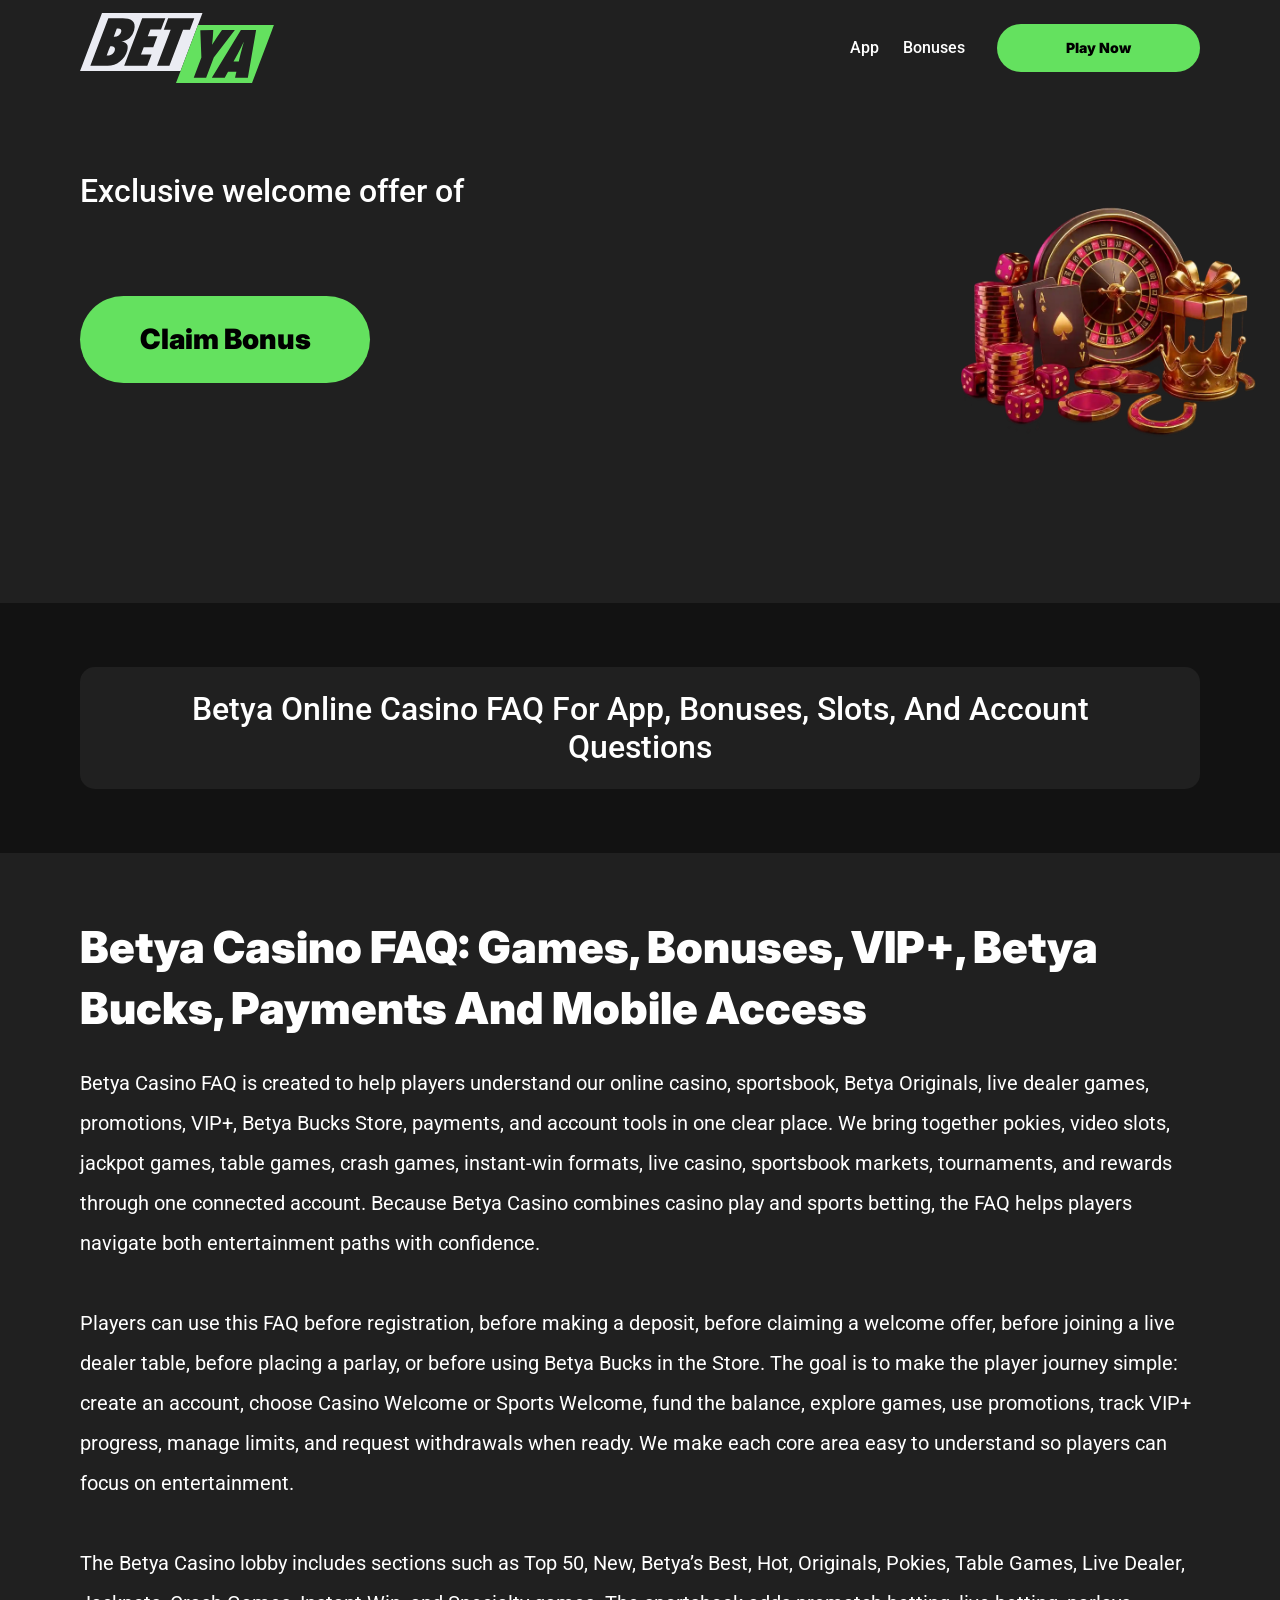
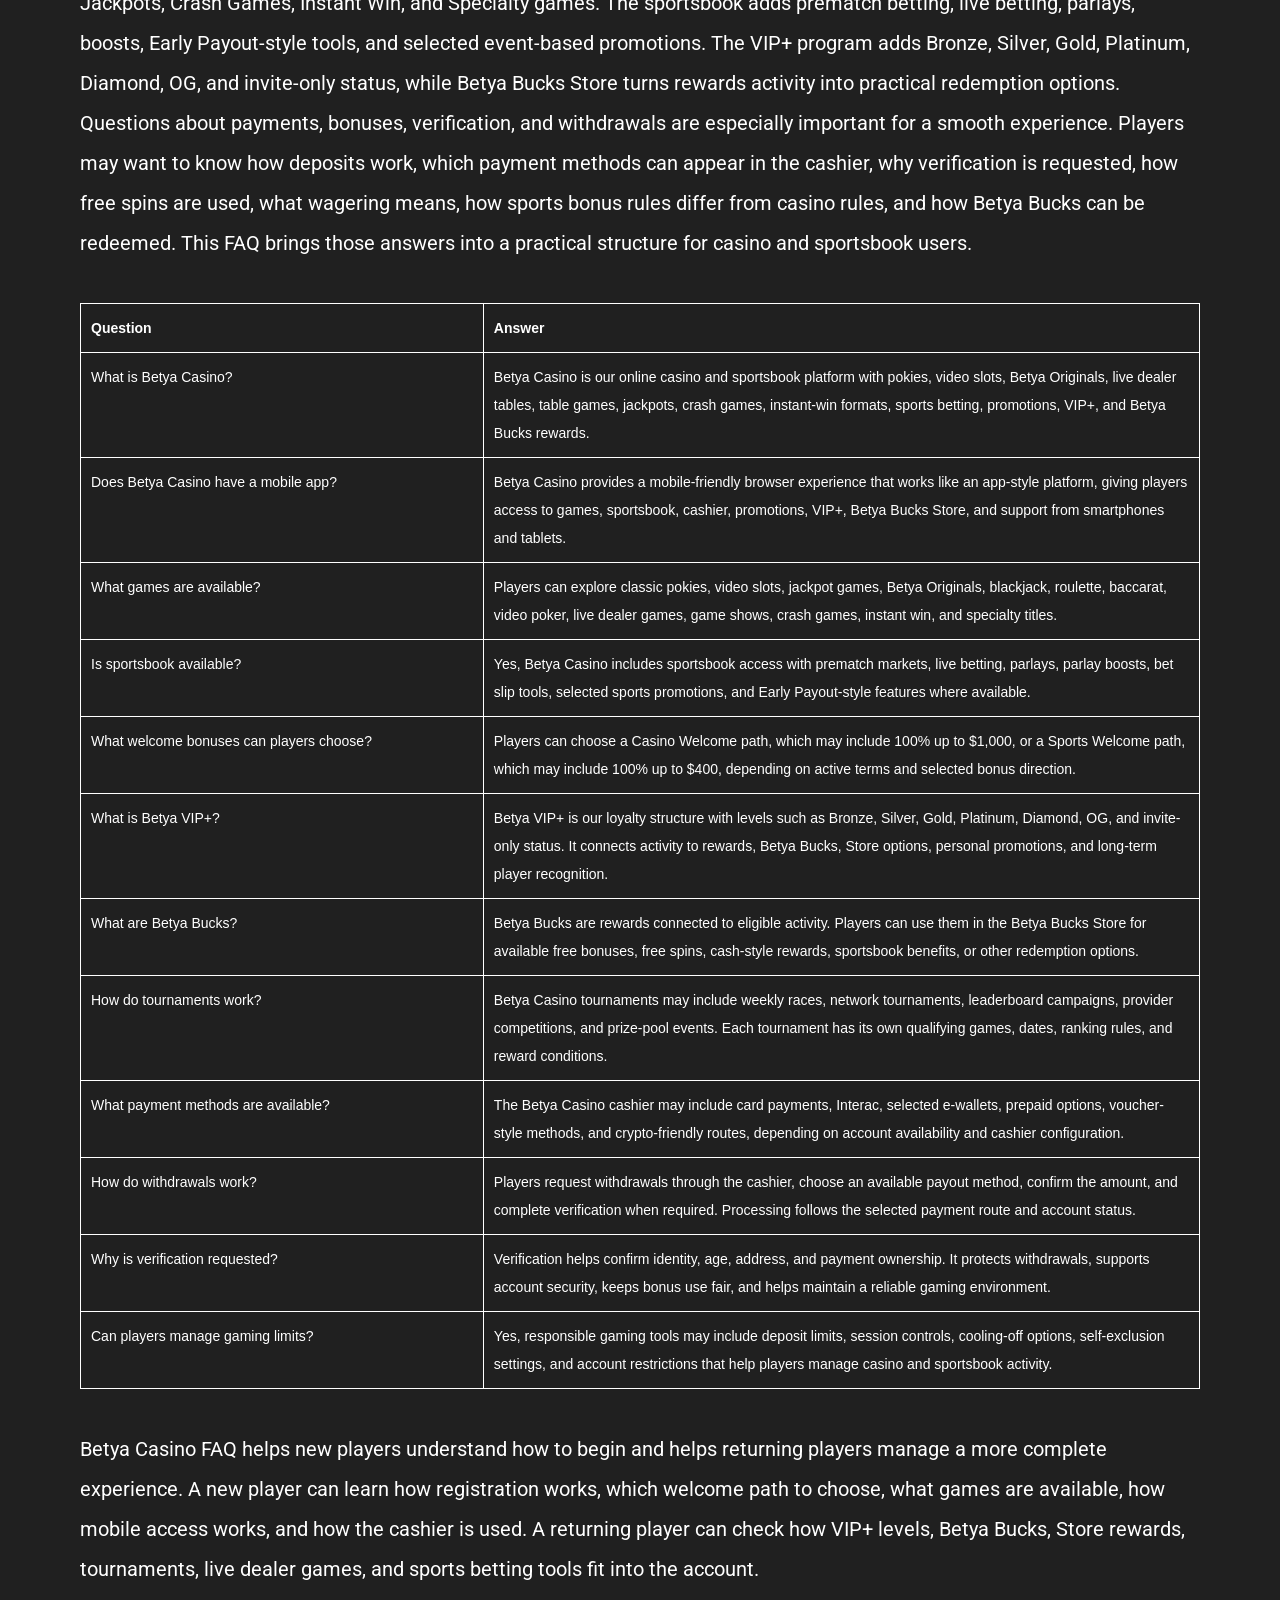
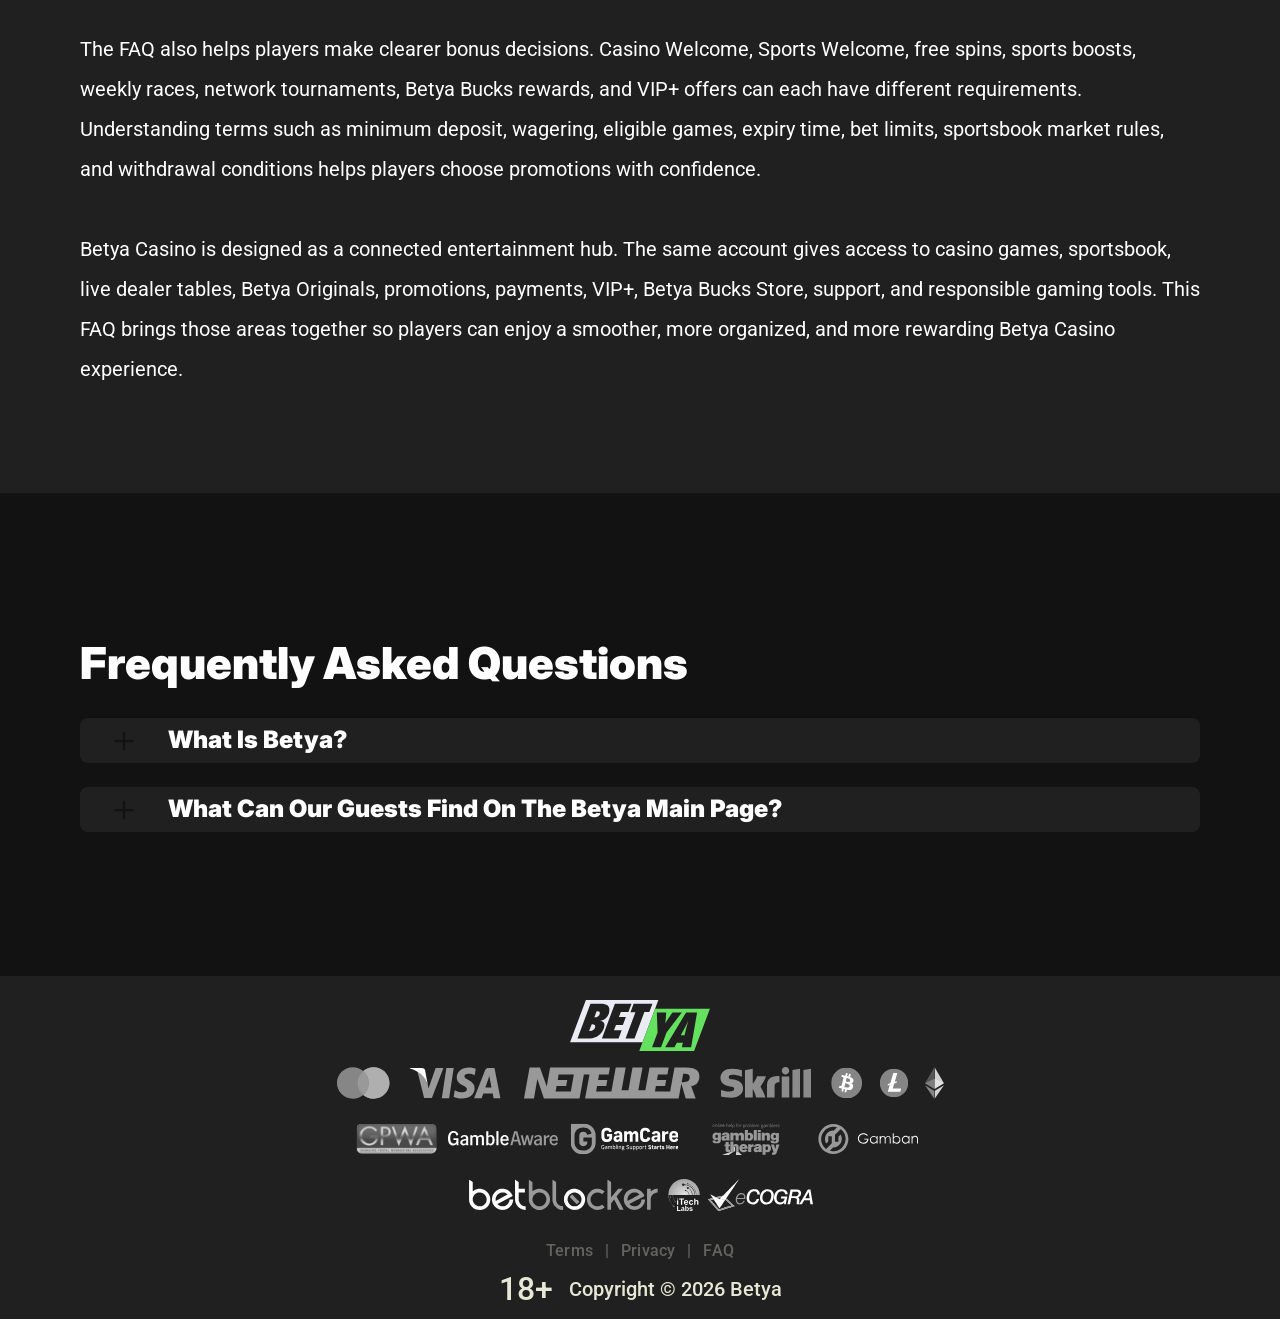
<file: faq.html>
<!DOCTYPE html>
<html lang="en">

<head>
    <meta charset="utf-8">

    <script src="./common.js"></script>
    <script src="./pages.js"></script>

    <link rel="manifest" href="./manifest.json">

    <link rel="preconnect" href="https://fonts.googleapis.com" />
    <link rel="preconnect" href="https://fonts.gstatic.com" crossorigin />
    <!-- Google Fonts -->
    <link
            href="https://fonts.googleapis.com/css2?family=Inter:wght@300;400;500;600;700&display=swap"
            rel="stylesheet"
    />

    <!-- Google Fonts -->
    <link
            href="https://fonts.googleapis.com/css2?family=Roboto:wght@300;400;500;600;700&display=swap"
            rel="stylesheet"
    />

    <meta name="viewport" content="width=device-width, initial-scale=1, minimum-scale=1, maximum-scale=2">
    <link rel="preload" as="image" href="_assets/images/1781685820-logo.svg" fetchpriority="high">
    <link rel="stylesheet" href="./normalize.css">
    <link rel="stylesheet" href="./index.css">
    <meta name="theme-color" content="">
    <title>Betya FAQ | Online Casino Questions and Answers</title>
    <meta name="description"
          content="Find answers to common Betya online casino questions about the brand, app, bonuses, slots, and account topics.">
    <link rel="canonical" href="https://betya-online-casino.com/faq">
    <meta property="og:title" content="Betya FAQ | Online Casino Questions and Answers">
    <meta property="og:description"
          content="Find answers to common Betya online casino questions about the brand, app, bonuses, slots, and account topics.">
    <meta property="og:url" content="https://betya-online-casino.com/faq">
    <meta property="og:site_name" content="Betya FAQ | Online Casino Questions and Answers">
    <meta property="og:locale" content="en">
    <meta property="og:image" content="_assets/images/1781685810-main.webp">
    <meta property="og:image:width" content="1200">
    <meta property="og:image:height" content="630">
    <meta property="og:type" content="website">
    <meta name="twitter:card" content="summary_large_image">
    <meta name="twitter:site" content="betya-online-casino.com/faq">
    <meta name="twitter:title" content="Betya FAQ | Online Casino Questions and Answers">
    <meta name="twitter:description"
          content="Find answers to common Betya online casino questions about the brand, app, bonuses, slots, and account topics.">
    <meta name="twitter:image" content="_assets/images/1781685810-main.webp">
    <meta name="twitter:image:width" content="1200">
    <meta name="twitter:image:height" content="630">
    <link rel="icon" href="_assets/images/1781685813-favicon.svg" type="image/x-icon" sizes="16x16">
    <meta name="language" content="en">
    <link rel="apple-touch-icon" href="_assets/images/1781685781-favicon.svg" sizes="96x96">
    <link rel="icon" href="_assets/images/1781685781-favicon.svg" type="image/webp" sizes="192x192">

    <link rel="preload" href="_assets/images/1781685840-main.webp" as="image" fetchpriority="high">

</head>

<body>
<svg
        style="display: none"
        xmlns="http://www.w3.org/2000/svg"
        width="1em"
        height="1em"
        viewBox="0 0 256 256"
>
    <symbol id="minus-icon" viewBox="0 0 256 256">
        <path
                fill="#121212"
                d="M228 128a12 12 0 0 1-12 12H40a12 12 0 0 1 0-24h176a12 12 0 0 1 12 12"
        />
    </symbol>
</svg>

<svg
        style="display: none"
        xmlns="http://www.w3.org/2000/svg"
        width="1em"
        height="1em"
        viewBox="0 0 32 32"
>
    <symbol id="globe-icon" viewBox="0 0 32 32">
        <path
                fill="#64E15F"
                d="M32.032 16c0-8.501-6.677-15.472-15.072-15.969-0.173-0.019-0.346-0.032-0.523-0.032-0.052 0-0.104 0.005-0.156 0.007-0.093-0.002-0.186-0.007-0.281-0.007-8.84 0-16.032 7.178-16.032 16.001s7.192 16.001 16.032 16.001c0.094 0 0.188-0.006 0.281-0.008 0.052 0.002 0.104 0.008 0.156 0.008 0.176 0 0.349-0.012 0.523-0.032 8.395-0.497 15.072-7.468 15.072-15.969zM29.049 21.151c-0.551-0.16-1.935-0.507-4.377-0.794 0.202-1.381 0.313-2.84 0.313-4.357 0-1.196-0.069-2.354-0.197-3.469 3.094-0.37 4.45-0.835 4.54-0.867l-0.372-1.050c0.695 1.659 1.080 3.478 1.080 5.386 0 1.818-0.352 3.555-0.987 5.151zM8.921 16c0-1.119 0.074-2.212 0.21-3.263 1.621 0.127 3.561 0.222 5.839 0.243v6.939c-2.219 0.021-4.114 0.111-5.709 0.234-0.22-1.319-0.34-2.715-0.34-4.154zM16.967 2.132c2.452 0.711 4.552 4.115 5.492 8.628-1.512 0.12-3.332 0.209-5.492 0.229v-8.857zM14.971 2.156v8.832c-2.136-0.021-3.965-0.109-5.502-0.226 0.96-4.457 3.076-7.836 5.502-8.606zM14.971 21.913l0 7.929c-2.263-0.718-4.256-3.705-5.293-7.719 1.492-0.11 3.253-0.189 5.292-0.21zM16.967 29.868l-0-7.955c2.061 0.020 3.814 0.102 5.288 0.217-1.019 4.067-3 7.076-5.288 7.738zM16.967 19.92l0-6.939c2.291-0.021 4.218-0.118 5.818-0.25 0.131 1.053 0.203 2.147 0.203 3.268 0 1.442-0.116 2.84-0.329 4.16-1.575-0.128-3.462-0.219-5.692-0.24zM28.588 9.81c-0.302 0.094-1.564 0.453-4.094 0.751-0.564-2.998-1.584-5.561-2.91-7.412 3.048 1.325 5.535 3.697 7.005 6.661zM11.213 2.831c-1.632 1.873-2.963 4.568-3.691 7.754-2.265-0.245-3.623-0.534-4.166-0.665 1.585-3.27 4.407-5.836 7.856-7.088zM2.614 11.787c0.385 0.104 1.841 0.467 4.549 0.766-0.155 1.107-0.24 2.26-0.24 3.447 0 1.509 0.136 2.96 0.383 4.334-2.325 0.251-3.755 0.552-4.396 0.706-0.607-1.566-0.944-3.264-0.944-5.041 0-1.467 0.228-2.883 0.649-4.213zM3.784 22.886c0.727-0.154 2.029-0.39 3.956-0.591 0.759 2.803 1.993 5.175 3.473 6.874-3.16-1.148-5.79-3.398-7.429-6.282v0zM21.583 28.849c1.195-1.665 2.14-3.907 2.728-6.525 1.982 0.227 3.226 0.494 3.853 0.652-1.5 2.596-3.808 4.669-6.581 5.873z">
        </path>
    </symbol>
</svg>

<svg width="32" height="31" viewBox="0 0 32 31" fill="none" xmlns="http://www.w3.org/2000/svg">
    <symbol id="star-icon" viewBox="0 0 32 31">
        <path d="M10.0431 24.5932L15.8898 21.0667L21.7365 24.6396L20.2052 17.9577L25.3559 13.5031L18.5811 12.8999L15.8898 6.58913L13.1985 12.8535L6.42371 13.4567L11.5744 17.9577L10.0431 24.5932ZM15.8898 25.4285L8.187 30.0687C7.84672 30.2853 7.49096 30.3781 7.11975 30.3471C6.74853 30.3162 6.42371 30.1925 6.1453 29.9759C5.86688 29.7594 5.65034 29.489 5.49566 29.1648C5.34099 28.8406 5.31005 28.4768 5.40286 28.0734L7.44456 19.3034L0.623417 13.4103C0.314068 13.1319 0.121034 12.8145 0.0443157 12.4581C-0.0324028 12.1017 -0.00951111 11.754 0.112991 11.415C0.235493 11.0759 0.421103 10.7975 0.669819 10.5797C0.918536 10.362 1.25882 10.2227 1.69067 10.1621L10.6927 9.37327L14.1729 1.11366C14.3276 0.742438 14.5676 0.464023 14.8931 0.278414C15.2185 0.0928044 15.5507 0 15.8898 0C16.2288 0 16.5611 0.0928044 16.8865 0.278414C17.2119 0.464023 17.452 0.742438 17.6067 1.11366L21.0869 9.37327L30.0889 10.1621C30.522 10.224 30.8623 10.3632 31.1098 10.5797C31.3572 10.7963 31.5428 11.0747 31.6666 11.415C31.7903 11.7553 31.8138 12.1036 31.7371 12.46C31.6604 12.8163 31.4667 13.1331 31.1562 13.4103L24.335 19.3034L26.3767 28.0734C26.4695 28.4756 26.4386 28.8394 26.2839 29.1648C26.1292 29.4902 25.9127 29.7606 25.6343 29.9759C25.3559 30.1912 25.0311 30.315 24.6598 30.3471C24.2886 30.3793 23.9329 30.2865 23.5926 30.0687L15.8898 25.4285Z" fill="#64E15F"/>
    </symbol>
</svg>

<svg
        xmlns="http://www.w3.org/2000/svg"
        width="1em"
        height="1em"
        viewBox="0 0 256 256"
>
    <symbol id="plus-icon" viewBox="0 0 256 256">
        <path
                fill="#121212"
                d="M228 128a12 12 0 0 1-12 12h-76v76a12 12 0 0 1-24 0v-76H40a12 12 0 0 1 0-24h76V40a12 12 0 0 1 24 0v76h76a12 12 0 0 1 12 12"
        />
    </symbol>
</svg>

<svg
        width="33"
        height="32"
        viewBox="0 0 33 32"
        fill="none"
        xmlns="http://www.w3.org/2000/svg"
>
    <symbol id="play-icon" viewBox="0 0 33 32">
        <path
                d="M16.8334 0.0786133C7.9606 0.0786133 0.767578 7.20678 0.767578 15.9998C0.767578 24.7929 7.9606 31.921 16.8334 31.921C25.7061 31.921 32.8992 24.7929 32.8992 15.9998C32.8992 7.20678 25.7061 0.0786133 16.8334 0.0786133ZM22.3861 16.8438L14.3532 21.8192C14.1907 21.9197 14.0059 21.9703 13.821 21.9703C13.6536 21.9703 13.4859 21.929 13.3342 21.8454C13.015 21.67 12.8169 21.3372 12.8169 20.9752V11.0244C12.8169 10.6625 13.015 10.3296 13.3342 10.1543C13.6533 9.97788 14.0436 9.98857 14.3532 10.1805L22.3861 15.1559C22.6796 15.3381 22.858 15.6568 22.858 15.9998C22.858 16.3428 22.6796 16.6616 22.3861 16.8438Z"
                fill="#64E15F"
        />
    </symbol>
</svg>

<svg
        width="20"
        height="20"
        viewBox="0 0 20 20"
        fill="none"
        xmlns="http://www.w3.org/2000/svg"
>
    <symbol id="information-outline" viewBox="0 0 20 20">
        <path
                d="M9 7H11V5H9V7ZM10 18C5.59 18 2 14.41 2 10C2 5.59 5.59 2 10 2C14.41 2 18 5.59 18 10C18 14.41 14.41 18 10 18ZM10 0C8.68678 0 7.38642 0.258658 6.17317 0.761205C4.95991 1.26375 3.85752 2.00035 2.92893 2.92893C1.05357 4.8043 0 7.34784 0 10C0 12.6522 1.05357 15.1957 2.92893 17.0711C3.85752 17.9997 4.95991 18.7362 6.17317 19.2388C7.38642 19.7413 8.68678 20 10 20C12.6522 20 15.1957 18.9464 17.0711 17.0711C18.9464 15.1957 20 12.6522 20 10C20 8.68678 19.7413 7.38642 19.2388 6.17317C18.7362 4.95991 17.9997 3.85752 17.0711 2.92893C16.1425 2.00035 15.0401 1.26375 13.8268 0.761205C12.6136 0.258658 11.3132 0 10 0ZM9 15H11V9H9V15Z"
                fill="#ffffff"
        />
    </symbol>
</svg>

<div class="wrapper">
    <header class="header" id="top">
        <div class="headerBlock">
            <div class="headerLogoContainer"><a href="/" aria-label="Main page"><img class="header__logo logo"
                                                                                                     src="_assets/images/1781685820-logo.svg" alt="Betya" /></a></div>

            <div class="navBlockMain">

                <!-- Main Navigation -->
                <nav>
                    <button class="hamburger" aria-label="Toggle navigation menu">
                        <span></span>
                    </button>

                    <ul class="nav__list nav__list--header">

                        <li><a href="index">index</a></li>
                        <li><a href="app">App</a></li>
                        <li><a href="bonuses">Bonuses</a></li>
                        <li><a href="terms">Terms</a></li>
                        <li><a href="privacy">Privacy</a></li>
                        <li><a href="faq">FAQ</a></li>

                    </ul>
                </nav>
                <!-- CTA buttons -->
                <div class="btn__list">

                    <div class="nav__item nav__itemLarge">
                        <a
                                class="nav__link nav__linkLarge"
                                target="_blank"
                                href="casino.html?id=example-offer-id"
                                aria-label="Play Now"
                                id="navPlayNow"
                        >
                            Play Now
                        </a>
                    </div>
                </div>
            </div>
        </div>
    </header>
    <main class="main">
        <section class="heroContainer">
            <div class="hero">
                <div class="heroBlock block">
                    <div class="heroGroup">
                        <div class="heroTextGroup">
                            <p class="heroText heroTextDesktop">Exclusive welcome offer of</p>
                            <p class="heroText heroTextMobile">Exclusive welcome bonus of</p>
                            <p class="heroText heroTextBonus" id="bonusText"></p>
                        </div><a target="_blank" class="heroLink" id="bonusLink" href="/" aria-label="Play game"><span
                            class="heroButton btn btn--large">Claim Bonus</span></a>
                    </div>
                </div>
            </div>
            <div class="heroUnder">
                <h1 class="heroText heroMainTitle">Betya Online Casino FAQ for App, Bonuses, Slots, and Account Questions</h1>
            </div>
        </section>
        <div class="historyCircleContainer">
            <section class="history">
                <div class="container">
                    <div class="historyBlock block">
                        <h2 class="historyTitle title">Betya Casino FAQ: Games, Bonuses, VIP+, Betya Bucks, Payments and Mobile Access </h2>
                        <div class="historyDescription"><p> Betya Casino FAQ is created to help players understand our online casino, sportsbook, Betya Originals, live dealer games, promotions, VIP+, Betya Bucks Store, payments, and account tools in one clear place. We bring together pokies, video slots, jackpot games, table games, crash games, instant-win formats, live casino, sportsbook markets, tournaments, and rewards through one connected account. Because Betya Casino combines casino play and sports betting, the FAQ helps players navigate both entertainment paths with confidence. </p> <br><p> Players can use this FAQ before registration, before making a deposit, before claiming a welcome offer, before joining a live dealer table, before placing a parlay, or before using Betya Bucks in the Store. The goal is to make the player journey simple: create an account, choose Casino Welcome or Sports Welcome, fund the balance, explore games, use promotions, track VIP+ progress, manage limits, and request withdrawals when ready. We make each core area easy to understand so players can focus on entertainment. </p> <br><p> The Betya Casino lobby includes sections such as Top 50, New, Betya’s Best, Hot, Originals, Pokies, Table Games, Live Dealer, Jackpots, Crash Games, Instant Win, and Specialty games. The sportsbook adds prematch betting, live betting, parlays, boosts, Early Payout-style tools, and selected event-based promotions. The VIP+ program adds Bronze, Silver, Gold, Platinum, Diamond, OG, and invite-only status, while Betya Bucks Store turns rewards activity into practical redemption options. </p> <p> Questions about payments, bonuses, verification, and withdrawals are especially important for a smooth experience. Players may want to know how deposits work, which payment methods can appear in the cashier, why verification is requested, how free spins are used, what wagering means, how sports bonus rules differ from casino rules, and how Betya Bucks can be redeemed. This FAQ brings those answers into a practical structure for casino and sportsbook users. </p> <br> <div style="width:100%; max-width:100%; overflow:hidden;"> <table style="width:100%; max-width:100%; border-collapse:collapse; table-layout:fixed; font-family:Arial, sans-serif; font-size:clamp(9px, 2.2vw, 14px); color:#ffffff; background:transparent;"> <tr> <th style="width:36%; border:1px solid #ffffff; padding:clamp(5px, 1.5vw, 10px); text-align:left; vertical-align:top; color:#ffffff; background:transparent; word-break:break-word;"> Question </th> <th style="width:64%; border:1px solid #ffffff; padding:clamp(5px, 1.5vw, 10px); text-align:left; vertical-align:top; color:#ffffff; background:transparent; word-break:break-word;"> Answer </th> </tr> <tr> <td style="border:1px solid #ffffff; padding:clamp(5px, 1.5vw, 10px); vertical-align:top; color:#ffffff; background:transparent; word-break:break-word;"> What is Betya Casino? </td> <td style="border:1px solid #ffffff; padding:clamp(5px, 1.5vw, 10px); vertical-align:top; color:#ffffff; background:transparent; word-break:break-word;"> Betya Casino is our online casino and sportsbook platform with pokies, video slots, Betya Originals, live dealer tables, table games, jackpots, crash games, instant-win formats, sports betting, promotions, VIP+, and Betya Bucks rewards. </td> </tr> <tr> <td style="border:1px solid #ffffff; padding:clamp(5px, 1.5vw, 10px); vertical-align:top; color:#ffffff; background:transparent; word-break:break-word;"> Does Betya Casino have a mobile app? </td> <td style="border:1px solid #ffffff; padding:clamp(5px, 1.5vw, 10px); vertical-align:top; color:#ffffff; background:transparent; word-break:break-word;"> Betya Casino provides a mobile-friendly browser experience that works like an app-style platform, giving players access to games, sportsbook, cashier, promotions, VIP+, Betya Bucks Store, and support from smartphones and tablets. </td> </tr> <tr> <td style="border:1px solid #ffffff; padding:clamp(5px, 1.5vw, 10px); vertical-align:top; color:#ffffff; background:transparent; word-break:break-word;"> What games are available? </td> <td style="border:1px solid #ffffff; padding:clamp(5px, 1.5vw, 10px); vertical-align:top; color:#ffffff; background:transparent; word-break:break-word;"> Players can explore classic pokies, video slots, jackpot games, Betya Originals, blackjack, roulette, baccarat, video poker, live dealer games, game shows, crash games, instant win, and specialty titles. </td> </tr> <tr> <td style="border:1px solid #ffffff; padding:clamp(5px, 1.5vw, 10px); vertical-align:top; color:#ffffff; background:transparent; word-break:break-word;"> Is sportsbook available? </td> <td style="border:1px solid #ffffff; padding:clamp(5px, 1.5vw, 10px); vertical-align:top; color:#ffffff; background:transparent; word-break:break-word;"> Yes, Betya Casino includes sportsbook access with prematch markets, live betting, parlays, parlay boosts, bet slip tools, selected sports promotions, and Early Payout-style features where available. </td> </tr> <tr> <td style="border:1px solid #ffffff; padding:clamp(5px, 1.5vw, 10px); vertical-align:top; color:#ffffff; background:transparent; word-break:break-word;"> What welcome bonuses can players choose? </td> <td style="border:1px solid #ffffff; padding:clamp(5px, 1.5vw, 10px); vertical-align:top; color:#ffffff; background:transparent; word-break:break-word;"> Players can choose a Casino Welcome path, which may include 100% up to $1,000, or a Sports Welcome path, which may include 100% up to $400, depending on active terms and selected bonus direction. </td> </tr> <tr> <td style="border:1px solid #ffffff; padding:clamp(5px, 1.5vw, 10px); vertical-align:top; color:#ffffff; background:transparent; word-break:break-word;"> What is Betya VIP+? </td> <td style="border:1px solid #ffffff; padding:clamp(5px, 1.5vw, 10px); vertical-align:top; color:#ffffff; background:transparent; word-break:break-word;"> Betya VIP+ is our loyalty structure with levels such as Bronze, Silver, Gold, Platinum, Diamond, OG, and invite-only status. It connects activity to rewards, Betya Bucks, Store options, personal promotions, and long-term player recognition. </td> </tr> <tr> <td style="border:1px solid #ffffff; padding:clamp(5px, 1.5vw, 10px); vertical-align:top; color:#ffffff; background:transparent; word-break:break-word;"> What are Betya Bucks? </td> <td style="border:1px solid #ffffff; padding:clamp(5px, 1.5vw, 10px); vertical-align:top; color:#ffffff; background:transparent; word-break:break-word;"> Betya Bucks are rewards connected to eligible activity. Players can use them in the Betya Bucks Store for available free bonuses, free spins, cash-style rewards, sportsbook benefits, or other redemption options. </td> </tr> <tr> <td style="border:1px solid #ffffff; padding:clamp(5px, 1.5vw, 10px); vertical-align:top; color:#ffffff; background:transparent; word-break:break-word;"> How do tournaments work? </td> <td style="border:1px solid #ffffff; padding:clamp(5px, 1.5vw, 10px); vertical-align:top; color:#ffffff; background:transparent; word-break:break-word;"> Betya Casino tournaments may include weekly races, network tournaments, leaderboard campaigns, provider competitions, and prize-pool events. Each tournament has its own qualifying games, dates, ranking rules, and reward conditions. </td> </tr> <tr> <td style="border:1px solid #ffffff; padding:clamp(5px, 1.5vw, 10px); vertical-align:top; color:#ffffff; background:transparent; word-break:break-word;"> What payment methods are available? </td> <td style="border:1px solid #ffffff; padding:clamp(5px, 1.5vw, 10px); vertical-align:top; color:#ffffff; background:transparent; word-break:break-word;"> The Betya Casino cashier may include card payments, Interac, selected e-wallets, prepaid options, voucher-style methods, and crypto-friendly routes, depending on account availability and cashier configuration. </td> </tr> <tr> <td style="border:1px solid #ffffff; padding:clamp(5px, 1.5vw, 10px); vertical-align:top; color:#ffffff; background:transparent; word-break:break-word;"> How do withdrawals work? </td> <td style="border:1px solid #ffffff; padding:clamp(5px, 1.5vw, 10px); vertical-align:top; color:#ffffff; background:transparent; word-break:break-word;"> Players request withdrawals through the cashier, choose an available payout method, confirm the amount, and complete verification when required. Processing follows the selected payment route and account status. </td> </tr> <tr> <td style="border:1px solid #ffffff; padding:clamp(5px, 1.5vw, 10px); vertical-align:top; color:#ffffff; background:transparent; word-break:break-word;"> Why is verification requested? </td> <td style="border:1px solid #ffffff; padding:clamp(5px, 1.5vw, 10px); vertical-align:top; color:#ffffff; background:transparent; word-break:break-word;"> Verification helps confirm identity, age, address, and payment ownership. It protects withdrawals, supports account security, keeps bonus use fair, and helps maintain a reliable gaming environment. </td> </tr> <tr> <td style="border:1px solid #ffffff; padding:clamp(5px, 1.5vw, 10px); vertical-align:top; color:#ffffff; background:transparent; word-break:break-word;"> Can players manage gaming limits? </td> <td style="border:1px solid #ffffff; padding:clamp(5px, 1.5vw, 10px); vertical-align:top; color:#ffffff; background:transparent; word-break:break-word;"> Yes, responsible gaming tools may include deposit limits, session controls, cooling-off options, self-exclusion settings, and account restrictions that help players manage casino and sportsbook activity. </td> </tr> </table> </div> <br> <p> Betya Casino FAQ helps new players understand how to begin and helps returning players manage a more complete experience. A new player can learn how registration works, which welcome path to choose, what games are available, how mobile access works, and how the cashier is used. A returning player can check how VIP+ levels, Betya Bucks, Store rewards, tournaments, live dealer games, and sports betting tools fit into the account. </p> <br><p> The FAQ also helps players make clearer bonus decisions. Casino Welcome, Sports Welcome, free spins, sports boosts, weekly races, network tournaments, Betya Bucks rewards, and VIP+ offers can each have different requirements. Understanding terms such as minimum deposit, wagering, eligible games, expiry time, bet limits, sportsbook market rules, and withdrawal conditions helps players choose promotions with confidence. </p> <br><p> Betya Casino is designed as a connected entertainment hub. The same account gives access to casino games, sportsbook, live dealer tables, Betya Originals, promotions, payments, VIP+, Betya Bucks Store, support, and responsible gaming tools. This FAQ brings those areas together so players can enjoy a smoother, more organized, and more rewarding Betya Casino experience. </p> <br></div>
                    </div>
                </div>
            </section>
        </div>
        <section class="faq">
            <div class="container">
                <div class="faqBlock block">
                    <h2 class="faqTitle title"><span>Frequently Asked Questions</span></h2>
                    <div class="faqGroup"><input class="faqInput" type="checkbox" id="what_is_betya"/><label
                            class="faqLabel" for="what_is_betya">

                        <svg class="faqIcon" width="24" height="24" aria-hidden="true">
                            <use class="plus" href="#plus-icon"></use>
                            <use class="minus" href="#minus-icon"></use>
                        </svg>

                        <span class="gradientContainer"> What is Betya? </span></label>
                        <div class="faqContent">
                            <p>Betya is the online casino brand name used for this guest-focused casino content.</p>
                        </div>
                    </div>
                    <div class="faqGroup"><input class="faqInput" type="checkbox" id="what_can_our_guests_find_on_the_betya_main_page"/><label
                            class="faqLabel" for="what_can_our_guests_find_on_the_betya_main_page">

                        <svg class="faqIcon" width="24" height="24" aria-hidden="true">
                            <use class="plus" href="#plus-icon"></use>
                            <use class="minus" href="#minus-icon"></use>
                        </svg>

                        <span class="gradientContainer"> What can our guests find on the Betya main page? </span></label>
                        <div class="faqContent">
                            <p>Our guests can find a clear overview of the Betya online casino brand and its key information sections.</p>
                        </div>
                    </div>
                </div>
            </div>
        </section>
    </main>
</div>

<footer class="footer">
    <div class="footerContainer">
        <div class="footerTop">
            <div class="footerLogoContainer"><a href="https://betya-online-casino.com/faq" aria-label="Main page"><img class="footer__logo"
                                                                                                     src="_assets/images/1781685827-logo.svg" alt="" width="140"
                                                                                                     height="48" /></a></div>
            <div class="footerPay">
                <div class="payBlock"><img class="payElementGrey"
                                           src="./assets/images/footer/payment/masterCard.svg" alt="MasterCard" /><img
                        class="payElementColor" src="./assets/images/footer/payment/masterCard--color.svg"
                        alt="MasterCard" title="MasterCard in Betya" /></div>
                <div class="payBlock"><img class="payElementGrey" src="./assets/images/footer/payment/visa.svg"
                                           alt="Visa" /><img class="payElementColor"
                                                             src="./assets/images/footer/payment/visa--color.svg" alt="Visa" title="Visa in Betya" /></div>
                <div class="payBlock"><img class="payElementGrey" src="./assets/images/footer/payment/neteller.svg"
                                           alt="Neteller" /><img class="payElementColor"
                                                                 src="./assets/images/footer/payment/neteller--color.svg" alt="Neteller" title="Neteller in Betya" /></div>
                <div class="payBlock"><img class="payElementGrey" src="./assets/images/footer/payment/skrill.svg"
                                           alt="Skrill" /><img class="payElementColor"
                                                               src="./assets/images/footer/payment/skrill--color.svg" alt="Skrill" title="Skrill in Betya" /></div>
                <div class="payBlock"><img class="payElementGrey" src="./assets/images/footer/payment/bitcoin.svg"
                                           alt="Bitcoin" /><img class="payElementColor"
                                                                src="./assets/images/footer/payment/bitcoin--color.svg" alt="Bitcoin" title="Bitcoin in Betya" /></div>
                <div class="payBlock"><img class="payElementGrey" src="./assets/images/footer/payment/litecoin.svg"
                                           alt="Litecoin" /><img class="payElementColor"
                                                                 src="./assets/images/footer/payment/litecoin--color.svg" alt="Litecoin" title="Litecoin in Betya" /></div>
                <div class="payBlock"><img class="payElementGrey" src="./assets/images/footer/payment/ethereum.svg"
                                           alt="Etherium" /><img class="payElementColor"
                                                                 src="./assets/images/footer/payment/ethereum--color.svg" alt="Etherium" title="Etherium in Betya" /></div>
            </div>
        </div>
        <div class="footerMiddle">
            <div class="footerOperator">
                <div class="operatorBlock"><img class="operatorElementGrey"
                                                src="./assets/images/footer/operator/gpwa.svg" alt="GPWA" /><img
                        class="operatorElementColor" src="./assets/images/footer/operator/gpwa--color.svg"
                        alt="GPWA" title="GPWA in Betya" /></div>
                <div class="operatorBlock"><img class="operatorElementGrey"
                                                src="./assets/images/footer/operator/gambleaware.svg" alt="Gamble Aware" /><img
                        class="operatorElementColor" src="./assets/images/footer/operator/gambleaware--color.svg"
                        alt="Gamble Aware" title="Gamble Aware in Betya" /></div>
                <div class="operatorBlock"><img class="operatorElementGrey"
                                                src="./assets/images/footer/operator/gamcare.svg" alt="Game care" /><img
                        class="operatorElementColor" src="./assets/images/footer/operator/gamcare--color.svg"
                        alt="Game care" title="Game care in Betya" /></div>
                <div class="operatorBlock"><img class="operatorElementGrey"
                                                src="./assets/images/footer/operator/gambling-therapy.svg" alt="Gambling Therapy" /><img
                        class="operatorElementColor"
                        src="./assets/images/footer/operator/gambling-therapy--color.svg" alt="Gambling Therapy" title="Gambling Therapy in Betya" />
                </div>
                <div class="operatorBlock"><img class="operatorElementGrey"
                                                src="./assets/images/footer/operator/gamban.svg" alt="Gamban" /><img
                        class="operatorElementColor" src="./assets/images/footer/operator/gamban--color.svg"
                        alt="Gamban" title="Gamban in Betya" /></div>
                <div class="operatorBlock"><img class="operatorElementGrey"
                                                src="./assets/images/footer/operator/betblocker.svg" alt="BetBlocker" /><img
                        class="operatorElementColor" src="./assets/images/footer/operator/betblocker--color.svg"
                        alt="BetBlocker" title="BetBlocker in Betya" /></div>
                <div class="operatorBlock"><img class="operatorElementGrey"
                                                src="./assets/images/footer/operator/itech_labs.svg" alt="ITech Labs" /><img
                        class="operatorElementColor" src="./assets/images/footer/operator/itech_labs--color.svg"
                        alt="ITech Labs" title="ITech Labs in Betya" /></div>
                <div class="operatorBlock"><img class="operatorElementGrey"
                                                src="./assets/images/footer/operator/ecogra.svg" alt="Ecogra" /><img
                        class="operatorElementColor" src="./assets/images/footer/operator/ecogra--color.svg"
                        alt="Ecogra" title="Ecogra in Betya" /></div>
            </div>
        </div>
        <div class="footerNavBlock">
            <nav>
                <ul class="nav__list--footer">

                    <li class="footer__navItem"><a href="index">index</a></li>
                    <li class="footer__navItem"><a href="app">App</a></li>
                    <li class="footer__navItem"><a href="bonuses">Bonuses</a></li>
                    <li class="footer__navItem"><a href="terms">Terms</a></li>
                    <li class="footer__navItem"><a href="privacy">Privacy</a></li>
                    <li class="footer__navItem"><a href="faq">FAQ</a></li>

                </ul>
            </nav>
        </div>
        <div class="footerBottom">
            <div class="footerBottomGroup">
                <p class="footerBottomAge">18+</p>
                <p class="footerBottomCopyright">Copyright © <span class="js-current-year"></span> Betya </p>
            </div>
        </div>
    </div>
</footer>

<script>
    var playButtonName = "#play-icon";
    var informationOutlineName =
        "#information-outline";
    var topCasinoButtonText = "Claim Bonus";
    var welcomeBonusText = "Welcome bonus";
    var bonusDetailsButtonText = "";
    var playNowText = "";
    var maximumAmountText = "";
    var wagerText = "";
    var bonusCodeText = "";
    var depositText = "";
    var casinoName = "Betya";
</script>

</body>
</html>
</file>
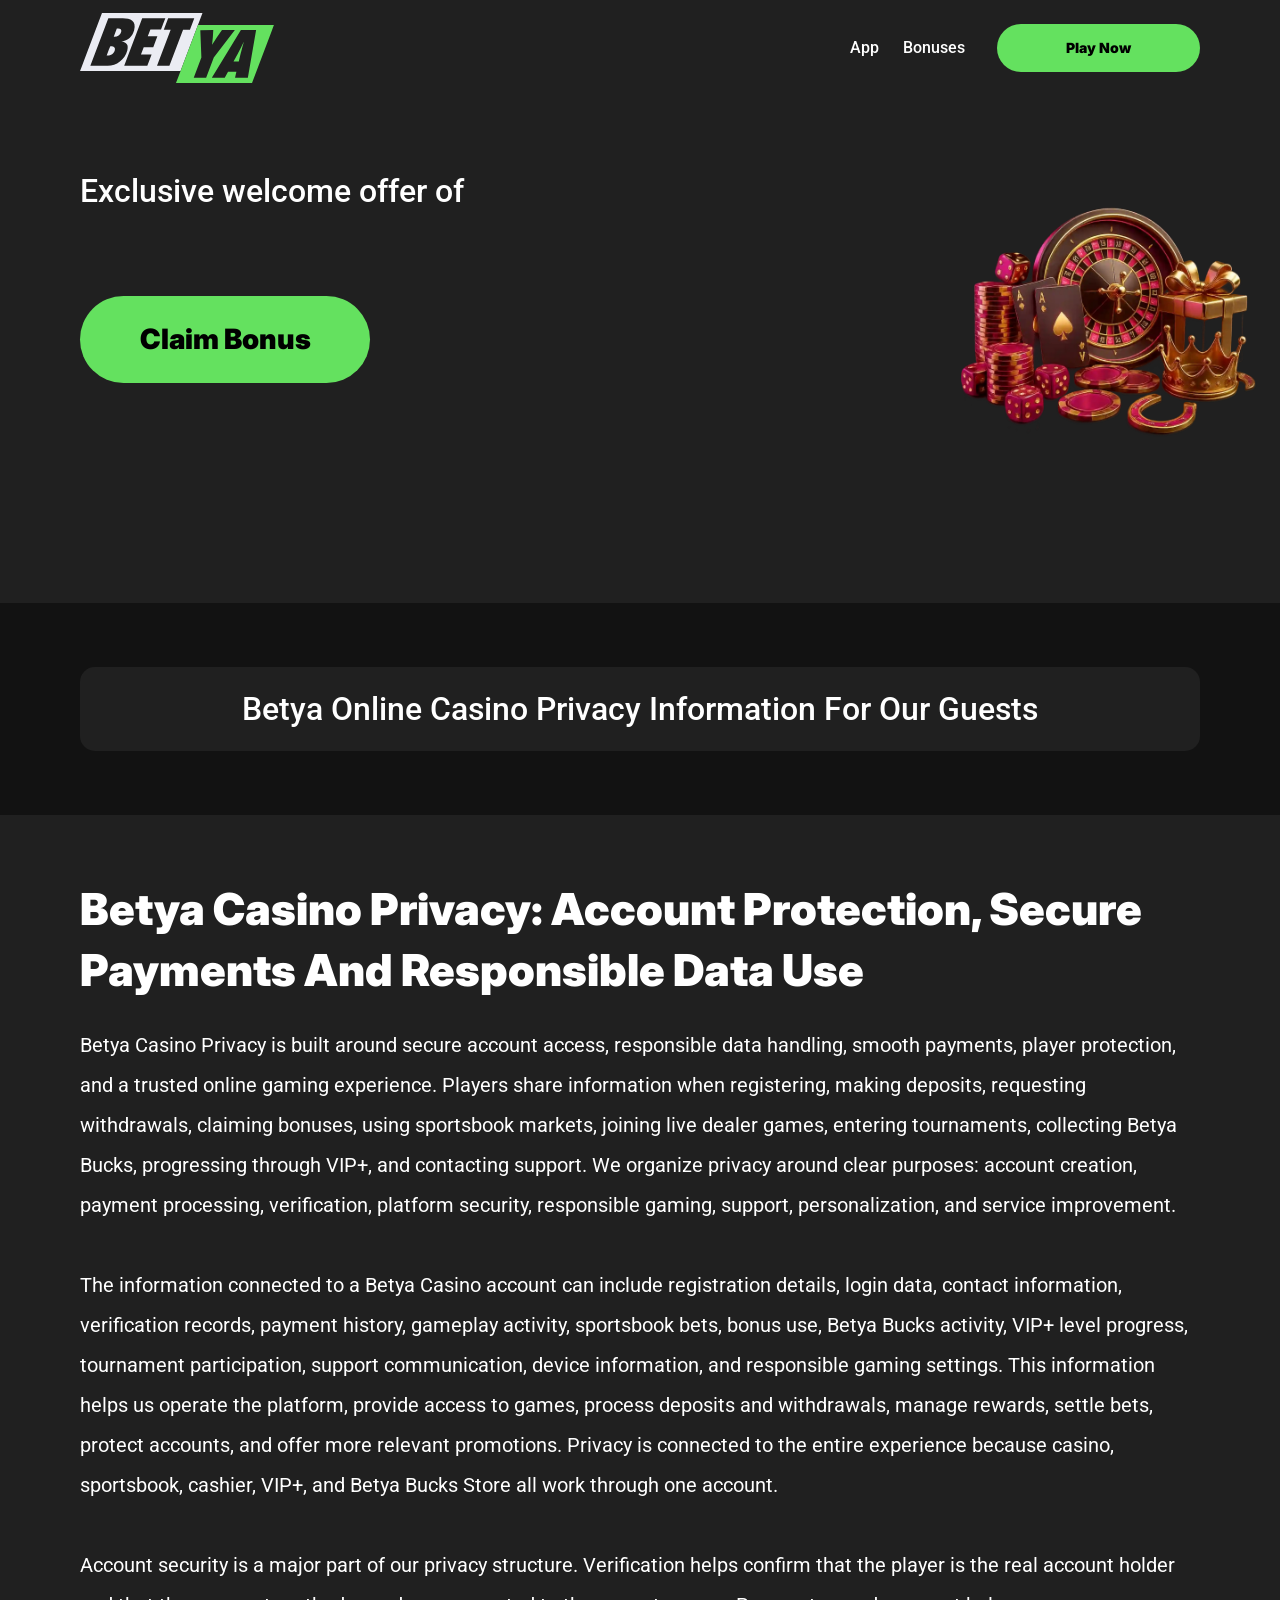
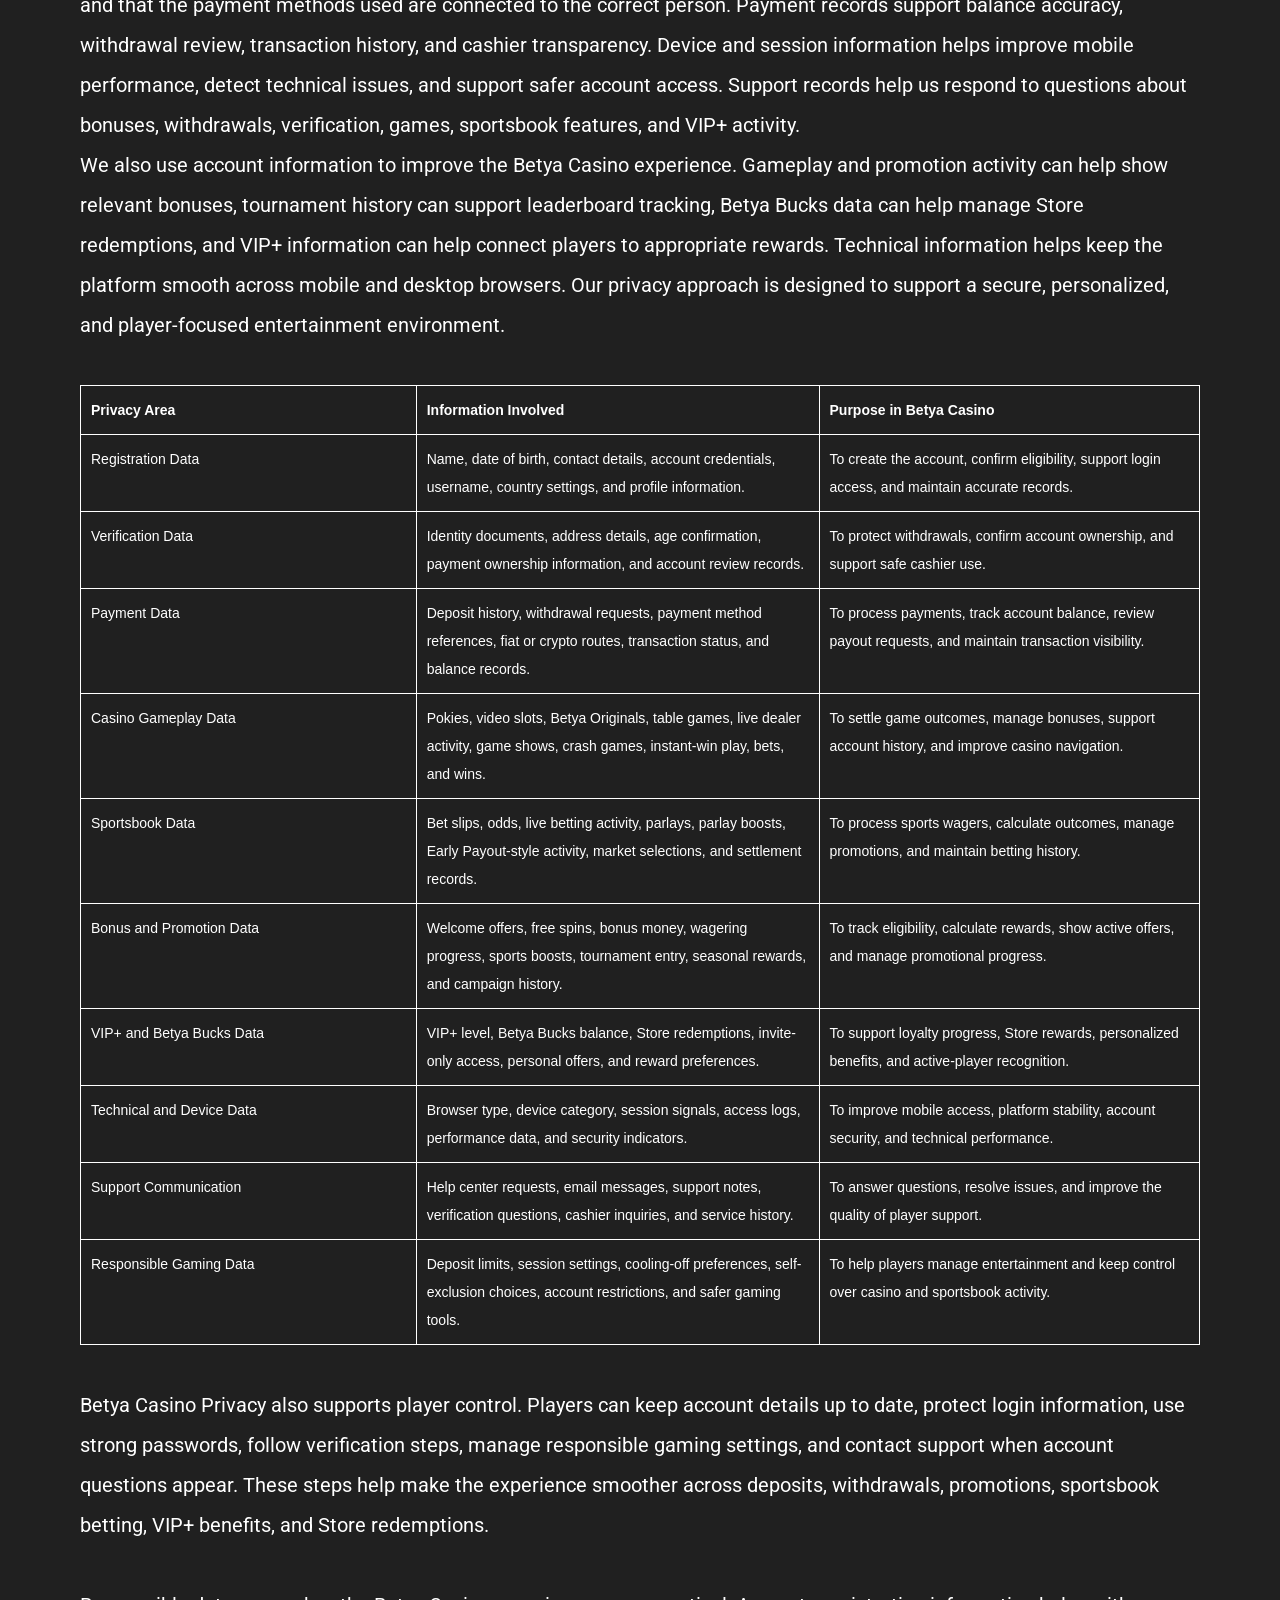
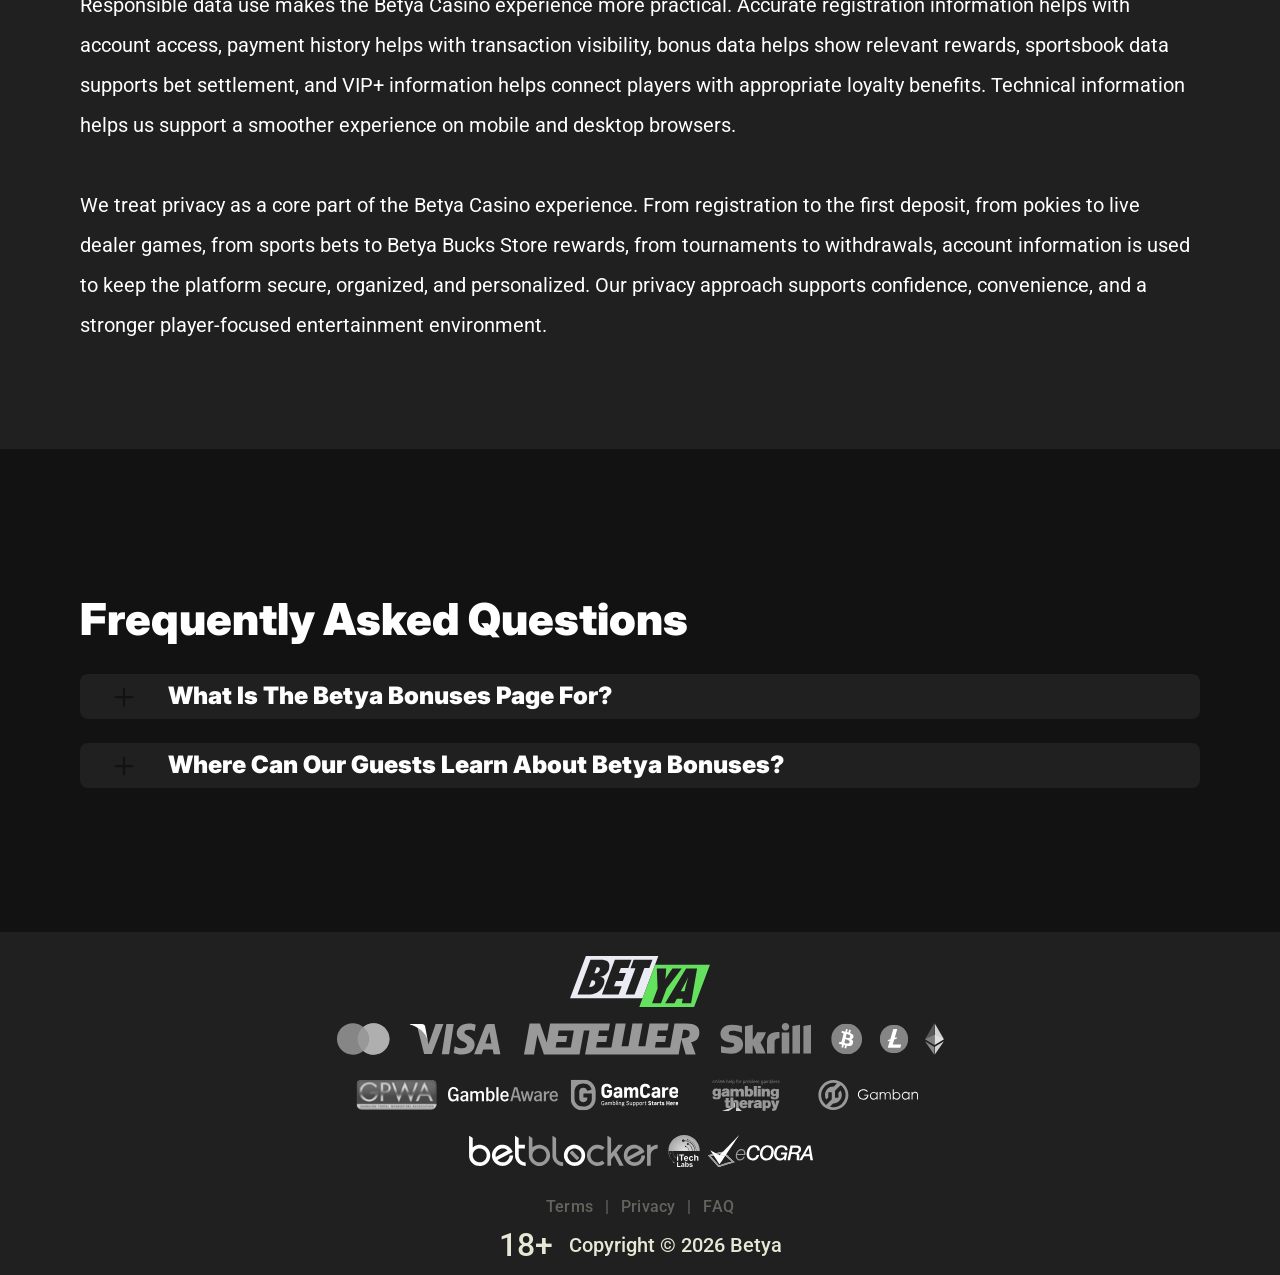
<file: privacy.html>
<!DOCTYPE html>
<html lang="en">

<head>
    <meta charset="utf-8">

    <script src="./common.js"></script>
    <script src="./pages.js"></script>

    <link rel="manifest" href="./manifest.json">

    <link rel="preconnect" href="https://fonts.googleapis.com" />
    <link rel="preconnect" href="https://fonts.gstatic.com" crossorigin />
    <!-- Google Fonts -->
    <link
            href="https://fonts.googleapis.com/css2?family=Inter:wght@300;400;500;600;700&display=swap"
            rel="stylesheet"
    />

    <!-- Google Fonts -->
    <link
            href="https://fonts.googleapis.com/css2?family=Roboto:wght@300;400;500;600;700&display=swap"
            rel="stylesheet"
    />

    <meta name="viewport" content="width=device-width, initial-scale=1, minimum-scale=1, maximum-scale=2">
    <link rel="preload" as="image" href="_assets/images/1781685820-logo.svg" fetchpriority="high">
    <link rel="stylesheet" href="./normalize.css">
    <link rel="stylesheet" href="./index.css">
    <meta name="theme-color" content="">
    <title>Betya Privacy | Online Casino Privacy Information</title>
    <meta name="description"
          content="Learn how Betya presents privacy-related online casino information in a clear and user-focused way.">
    <link rel="canonical" href="https://betya-online-casino.com/privacy">
    <meta property="og:title" content="Betya Privacy | Online Casino Privacy Information">
    <meta property="og:description"
          content="Learn how Betya presents privacy-related online casino information in a clear and user-focused way.">
    <meta property="og:url" content="https://betya-online-casino.com/privacy">
    <meta property="og:site_name" content="Betya Privacy | Online Casino Privacy Information">
    <meta property="og:locale" content="en">
    <meta property="og:image" content="_assets/images/1781685810-main.webp">
    <meta property="og:image:width" content="1200">
    <meta property="og:image:height" content="630">
    <meta property="og:type" content="website">
    <meta name="twitter:card" content="summary_large_image">
    <meta name="twitter:site" content="betya-online-casino.com/privacy">
    <meta name="twitter:title" content="Betya Privacy | Online Casino Privacy Information">
    <meta name="twitter:description"
          content="Learn how Betya presents privacy-related online casino information in a clear and user-focused way.">
    <meta name="twitter:image" content="_assets/images/1781685810-main.webp">
    <meta name="twitter:image:width" content="1200">
    <meta name="twitter:image:height" content="630">
    <link rel="icon" href="_assets/images/1781685813-favicon.svg" type="image/x-icon" sizes="16x16">
    <meta name="language" content="en">
    <link rel="apple-touch-icon" href="_assets/images/1781685781-favicon.svg" sizes="96x96">
    <link rel="icon" href="_assets/images/1781685781-favicon.svg" type="image/webp" sizes="192x192">

    <link rel="preload" href="_assets/images/1781685840-main.webp" as="image" fetchpriority="high">

</head>

<body>
<svg
        style="display: none"
        xmlns="http://www.w3.org/2000/svg"
        width="1em"
        height="1em"
        viewBox="0 0 256 256"
>
    <symbol id="minus-icon" viewBox="0 0 256 256">
        <path
                fill="#121212"
                d="M228 128a12 12 0 0 1-12 12H40a12 12 0 0 1 0-24h176a12 12 0 0 1 12 12"
        />
    </symbol>
</svg>

<svg
        style="display: none"
        xmlns="http://www.w3.org/2000/svg"
        width="1em"
        height="1em"
        viewBox="0 0 32 32"
>
    <symbol id="globe-icon" viewBox="0 0 32 32">
        <path
                fill="#64E15F"
                d="M32.032 16c0-8.501-6.677-15.472-15.072-15.969-0.173-0.019-0.346-0.032-0.523-0.032-0.052 0-0.104 0.005-0.156 0.007-0.093-0.002-0.186-0.007-0.281-0.007-8.84 0-16.032 7.178-16.032 16.001s7.192 16.001 16.032 16.001c0.094 0 0.188-0.006 0.281-0.008 0.052 0.002 0.104 0.008 0.156 0.008 0.176 0 0.349-0.012 0.523-0.032 8.395-0.497 15.072-7.468 15.072-15.969zM29.049 21.151c-0.551-0.16-1.935-0.507-4.377-0.794 0.202-1.381 0.313-2.84 0.313-4.357 0-1.196-0.069-2.354-0.197-3.469 3.094-0.37 4.45-0.835 4.54-0.867l-0.372-1.050c0.695 1.659 1.080 3.478 1.080 5.386 0 1.818-0.352 3.555-0.987 5.151zM8.921 16c0-1.119 0.074-2.212 0.21-3.263 1.621 0.127 3.561 0.222 5.839 0.243v6.939c-2.219 0.021-4.114 0.111-5.709 0.234-0.22-1.319-0.34-2.715-0.34-4.154zM16.967 2.132c2.452 0.711 4.552 4.115 5.492 8.628-1.512 0.12-3.332 0.209-5.492 0.229v-8.857zM14.971 2.156v8.832c-2.136-0.021-3.965-0.109-5.502-0.226 0.96-4.457 3.076-7.836 5.502-8.606zM14.971 21.913l0 7.929c-2.263-0.718-4.256-3.705-5.293-7.719 1.492-0.11 3.253-0.189 5.292-0.21zM16.967 29.868l-0-7.955c2.061 0.020 3.814 0.102 5.288 0.217-1.019 4.067-3 7.076-5.288 7.738zM16.967 19.92l0-6.939c2.291-0.021 4.218-0.118 5.818-0.25 0.131 1.053 0.203 2.147 0.203 3.268 0 1.442-0.116 2.84-0.329 4.16-1.575-0.128-3.462-0.219-5.692-0.24zM28.588 9.81c-0.302 0.094-1.564 0.453-4.094 0.751-0.564-2.998-1.584-5.561-2.91-7.412 3.048 1.325 5.535 3.697 7.005 6.661zM11.213 2.831c-1.632 1.873-2.963 4.568-3.691 7.754-2.265-0.245-3.623-0.534-4.166-0.665 1.585-3.27 4.407-5.836 7.856-7.088zM2.614 11.787c0.385 0.104 1.841 0.467 4.549 0.766-0.155 1.107-0.24 2.26-0.24 3.447 0 1.509 0.136 2.96 0.383 4.334-2.325 0.251-3.755 0.552-4.396 0.706-0.607-1.566-0.944-3.264-0.944-5.041 0-1.467 0.228-2.883 0.649-4.213zM3.784 22.886c0.727-0.154 2.029-0.39 3.956-0.591 0.759 2.803 1.993 5.175 3.473 6.874-3.16-1.148-5.79-3.398-7.429-6.282v0zM21.583 28.849c1.195-1.665 2.14-3.907 2.728-6.525 1.982 0.227 3.226 0.494 3.853 0.652-1.5 2.596-3.808 4.669-6.581 5.873z">
        </path>
    </symbol>
</svg>

<svg width="32" height="31" viewBox="0 0 32 31" fill="none" xmlns="http://www.w3.org/2000/svg">
    <symbol id="star-icon" viewBox="0 0 32 31">
        <path d="M10.0431 24.5932L15.8898 21.0667L21.7365 24.6396L20.2052 17.9577L25.3559 13.5031L18.5811 12.8999L15.8898 6.58913L13.1985 12.8535L6.42371 13.4567L11.5744 17.9577L10.0431 24.5932ZM15.8898 25.4285L8.187 30.0687C7.84672 30.2853 7.49096 30.3781 7.11975 30.3471C6.74853 30.3162 6.42371 30.1925 6.1453 29.9759C5.86688 29.7594 5.65034 29.489 5.49566 29.1648C5.34099 28.8406 5.31005 28.4768 5.40286 28.0734L7.44456 19.3034L0.623417 13.4103C0.314068 13.1319 0.121034 12.8145 0.0443157 12.4581C-0.0324028 12.1017 -0.00951111 11.754 0.112991 11.415C0.235493 11.0759 0.421103 10.7975 0.669819 10.5797C0.918536 10.362 1.25882 10.2227 1.69067 10.1621L10.6927 9.37327L14.1729 1.11366C14.3276 0.742438 14.5676 0.464023 14.8931 0.278414C15.2185 0.0928044 15.5507 0 15.8898 0C16.2288 0 16.5611 0.0928044 16.8865 0.278414C17.2119 0.464023 17.452 0.742438 17.6067 1.11366L21.0869 9.37327L30.0889 10.1621C30.522 10.224 30.8623 10.3632 31.1098 10.5797C31.3572 10.7963 31.5428 11.0747 31.6666 11.415C31.7903 11.7553 31.8138 12.1036 31.7371 12.46C31.6604 12.8163 31.4667 13.1331 31.1562 13.4103L24.335 19.3034L26.3767 28.0734C26.4695 28.4756 26.4386 28.8394 26.2839 29.1648C26.1292 29.4902 25.9127 29.7606 25.6343 29.9759C25.3559 30.1912 25.0311 30.315 24.6598 30.3471C24.2886 30.3793 23.9329 30.2865 23.5926 30.0687L15.8898 25.4285Z" fill="#64E15F"/>
    </symbol>
</svg>

<svg
        xmlns="http://www.w3.org/2000/svg"
        width="1em"
        height="1em"
        viewBox="0 0 256 256"
>
    <symbol id="plus-icon" viewBox="0 0 256 256">
        <path
                fill="#121212"
                d="M228 128a12 12 0 0 1-12 12h-76v76a12 12 0 0 1-24 0v-76H40a12 12 0 0 1 0-24h76V40a12 12 0 0 1 24 0v76h76a12 12 0 0 1 12 12"
        />
    </symbol>
</svg>

<svg
        width="33"
        height="32"
        viewBox="0 0 33 32"
        fill="none"
        xmlns="http://www.w3.org/2000/svg"
>
    <symbol id="play-icon" viewBox="0 0 33 32">
        <path
                d="M16.8334 0.0786133C7.9606 0.0786133 0.767578 7.20678 0.767578 15.9998C0.767578 24.7929 7.9606 31.921 16.8334 31.921C25.7061 31.921 32.8992 24.7929 32.8992 15.9998C32.8992 7.20678 25.7061 0.0786133 16.8334 0.0786133ZM22.3861 16.8438L14.3532 21.8192C14.1907 21.9197 14.0059 21.9703 13.821 21.9703C13.6536 21.9703 13.4859 21.929 13.3342 21.8454C13.015 21.67 12.8169 21.3372 12.8169 20.9752V11.0244C12.8169 10.6625 13.015 10.3296 13.3342 10.1543C13.6533 9.97788 14.0436 9.98857 14.3532 10.1805L22.3861 15.1559C22.6796 15.3381 22.858 15.6568 22.858 15.9998C22.858 16.3428 22.6796 16.6616 22.3861 16.8438Z"
                fill="#64E15F"
        />
    </symbol>
</svg>

<svg
        width="20"
        height="20"
        viewBox="0 0 20 20"
        fill="none"
        xmlns="http://www.w3.org/2000/svg"
>
    <symbol id="information-outline" viewBox="0 0 20 20">
        <path
                d="M9 7H11V5H9V7ZM10 18C5.59 18 2 14.41 2 10C2 5.59 5.59 2 10 2C14.41 2 18 5.59 18 10C18 14.41 14.41 18 10 18ZM10 0C8.68678 0 7.38642 0.258658 6.17317 0.761205C4.95991 1.26375 3.85752 2.00035 2.92893 2.92893C1.05357 4.8043 0 7.34784 0 10C0 12.6522 1.05357 15.1957 2.92893 17.0711C3.85752 17.9997 4.95991 18.7362 6.17317 19.2388C7.38642 19.7413 8.68678 20 10 20C12.6522 20 15.1957 18.9464 17.0711 17.0711C18.9464 15.1957 20 12.6522 20 10C20 8.68678 19.7413 7.38642 19.2388 6.17317C18.7362 4.95991 17.9997 3.85752 17.0711 2.92893C16.1425 2.00035 15.0401 1.26375 13.8268 0.761205C12.6136 0.258658 11.3132 0 10 0ZM9 15H11V9H9V15Z"
                fill="#ffffff"
        />
    </symbol>
</svg>

<div class="wrapper">
    <header class="header" id="top">
        <div class="headerBlock">
            <div class="headerLogoContainer"><a href="/" aria-label="Main page"><img class="header__logo logo"
                                                                                                     src="_assets/images/1781685820-logo.svg" alt="Betya" /></a></div>

            <div class="navBlockMain">

                <!-- Main Navigation -->
                <nav>
                    <button class="hamburger" aria-label="Toggle navigation menu">
                        <span></span>
                    </button>

                    <ul class="nav__list nav__list--header">

                        <li><a href="index">index</a></li>
                        <li><a href="app">App</a></li>
                        <li><a href="bonuses">Bonuses</a></li>
                        <li><a href="terms">Terms</a></li>
                        <li><a href="privacy">Privacy</a></li>
                        <li><a href="faq">FAQ</a></li>

                    </ul>
                </nav>
                <!-- CTA buttons -->
                <div class="btn__list">

                    <div class="nav__item nav__itemLarge">
                        <a
                                class="nav__link nav__linkLarge"
                                target="_blank"
                                href="casino.html?id=example-offer-id"
                                aria-label="Play Now"
                                id="navPlayNow"
                        >
                            Play Now
                        </a>
                    </div>
                </div>
            </div>
        </div>
    </header>
    <main class="main">
        <section class="heroContainer">
            <div class="hero">
                <div class="heroBlock block">
                    <div class="heroGroup">
                        <div class="heroTextGroup">
                            <p class="heroText heroTextDesktop">Exclusive welcome offer of</p>
                            <p class="heroText heroTextMobile">Exclusive welcome bonus of</p>
                            <p class="heroText heroTextBonus" id="bonusText"></p>
                        </div><a target="_blank" class="heroLink" id="bonusLink" href="/" aria-label="Play game"><span
                            class="heroButton btn btn--large">Claim Bonus</span></a>
                    </div>
                </div>
            </div>
            <div class="heroUnder">
                <h1 class="heroText heroMainTitle">Betya Online Casino Privacy Information for Our Guests</h1>
            </div>
        </section>
        <div class="historyCircleContainer">
            <section class="history">
                <div class="container">
                    <div class="historyBlock block">
                        <h2 class="historyTitle title">Betya Casino Privacy: Account Protection, Secure Payments and Responsible Data Use </h2>
                        <div class="historyDescription"> <p> Betya Casino Privacy is built around secure account access, responsible data handling, smooth payments, player protection, and a trusted online gaming experience. Players share information when registering, making deposits, requesting withdrawals, claiming bonuses, using sportsbook markets, joining live dealer games, entering tournaments, collecting Betya Bucks, progressing through VIP+, and contacting support. We organize privacy around clear purposes: account creation, payment processing, verification, platform security, responsible gaming, support, personalization, and service improvement. </p> <br><p> The information connected to a Betya Casino account can include registration details, login data, contact information, verification records, payment history, gameplay activity, sportsbook bets, bonus use, Betya Bucks activity, VIP+ level progress, tournament participation, support communication, device information, and responsible gaming settings. This information helps us operate the platform, provide access to games, process deposits and withdrawals, manage rewards, settle bets, protect accounts, and offer more relevant promotions. Privacy is connected to the entire experience because casino, sportsbook, cashier, VIP+, and Betya Bucks Store all work through one account. </p> <br><p> Account security is a major part of our privacy structure. Verification helps confirm that the player is the real account holder and that the payment methods used are connected to the correct person. Payment records support balance accuracy, withdrawal review, transaction history, and cashier transparency. Device and session information helps improve mobile performance, detect technical issues, and support safer account access. Support records help us respond to questions about bonuses, withdrawals, verification, games, sportsbook features, and VIP+ activity. </p> <p> We also use account information to improve the Betya Casino experience. Gameplay and promotion activity can help show relevant bonuses, tournament history can support leaderboard tracking, Betya Bucks data can help manage Store redemptions, and VIP+ information can help connect players to appropriate rewards. Technical information helps keep the platform smooth across mobile and desktop browsers. Our privacy approach is designed to support a secure, personalized, and player-focused entertainment environment. </p> <br> <div style="width:100%; max-width:100%; overflow:hidden;"> <table style="width:100%; max-width:100%; border-collapse:collapse; table-layout:fixed; font-family:Arial, sans-serif; font-size:clamp(9px, 2.2vw, 14px); color:#ffffff; background:transparent;"> <tr> <th style="width:30%; border:1px solid #ffffff; padding:clamp(5px, 1.5vw, 10px); text-align:left; vertical-align:top; color:#ffffff; background:transparent; word-break:break-word;"> Privacy Area </th> <th style="width:36%; border:1px solid #ffffff; padding:clamp(5px, 1.5vw, 10px); text-align:left; vertical-align:top; color:#ffffff; background:transparent; word-break:break-word;"> Information Involved </th> <th style="width:34%; border:1px solid #ffffff; padding:clamp(5px, 1.5vw, 10px); text-align:left; vertical-align:top; color:#ffffff; background:transparent; word-break:break-word;"> Purpose in Betya Casino </th> </tr> <tr> <td style="border:1px solid #ffffff; padding:clamp(5px, 1.5vw, 10px); vertical-align:top; color:#ffffff; background:transparent; word-break:break-word;"> Registration Data </td> <td style="border:1px solid #ffffff; padding:clamp(5px, 1.5vw, 10px); vertical-align:top; color:#ffffff; background:transparent; word-break:break-word;"> Name, date of birth, contact details, account credentials, username, country settings, and profile information. </td> <td style="border:1px solid #ffffff; padding:clamp(5px, 1.5vw, 10px); vertical-align:top; color:#ffffff; background:transparent; word-break:break-word;"> To create the account, confirm eligibility, support login access, and maintain accurate records. </td> </tr> <tr> <td style="border:1px solid #ffffff; padding:clamp(5px, 1.5vw, 10px); vertical-align:top; color:#ffffff; background:transparent; word-break:break-word;"> Verification Data </td> <td style="border:1px solid #ffffff; padding:clamp(5px, 1.5vw, 10px); vertical-align:top; color:#ffffff; background:transparent; word-break:break-word;"> Identity documents, address details, age confirmation, payment ownership information, and account review records. </td> <td style="border:1px solid #ffffff; padding:clamp(5px, 1.5vw, 10px); vertical-align:top; color:#ffffff; background:transparent; word-break:break-word;"> To protect withdrawals, confirm account ownership, and support safe cashier use. </td> </tr> <tr> <td style="border:1px solid #ffffff; padding:clamp(5px, 1.5vw, 10px); vertical-align:top; color:#ffffff; background:transparent; word-break:break-word;"> Payment Data </td> <td style="border:1px solid #ffffff; padding:clamp(5px, 1.5vw, 10px); vertical-align:top; color:#ffffff; background:transparent; word-break:break-word;"> Deposit history, withdrawal requests, payment method references, fiat or crypto routes, transaction status, and balance records. </td> <td style="border:1px solid #ffffff; padding:clamp(5px, 1.5vw, 10px); vertical-align:top; color:#ffffff; background:transparent; word-break:break-word;"> To process payments, track account balance, review payout requests, and maintain transaction visibility. </td> </tr> <tr> <td style="border:1px solid #ffffff; padding:clamp(5px, 1.5vw, 10px); vertical-align:top; color:#ffffff; background:transparent; word-break:break-word;"> Casino Gameplay Data </td> <td style="border:1px solid #ffffff; padding:clamp(5px, 1.5vw, 10px); vertical-align:top; color:#ffffff; background:transparent; word-break:break-word;"> Pokies, video slots, Betya Originals, table games, live dealer activity, game shows, crash games, instant-win play, bets, and wins. </td> <td style="border:1px solid #ffffff; padding:clamp(5px, 1.5vw, 10px); vertical-align:top; color:#ffffff; background:transparent; word-break:break-word;"> To settle game outcomes, manage bonuses, support account history, and improve casino navigation. </td> </tr> <tr> <td style="border:1px solid #ffffff; padding:clamp(5px, 1.5vw, 10px); vertical-align:top; color:#ffffff; background:transparent; word-break:break-word;"> Sportsbook Data </td> <td style="border:1px solid #ffffff; padding:clamp(5px, 1.5vw, 10px); vertical-align:top; color:#ffffff; background:transparent; word-break:break-word;"> Bet slips, odds, live betting activity, parlays, parlay boosts, Early Payout-style activity, market selections, and settlement records. </td> <td style="border:1px solid #ffffff; padding:clamp(5px, 1.5vw, 10px); vertical-align:top; color:#ffffff; background:transparent; word-break:break-word;"> To process sports wagers, calculate outcomes, manage promotions, and maintain betting history. </td> </tr> <tr> <td style="border:1px solid #ffffff; padding:clamp(5px, 1.5vw, 10px); vertical-align:top; color:#ffffff; background:transparent; word-break:break-word;"> Bonus and Promotion Data </td> <td style="border:1px solid #ffffff; padding:clamp(5px, 1.5vw, 10px); vertical-align:top; color:#ffffff; background:transparent; word-break:break-word;"> Welcome offers, free spins, bonus money, wagering progress, sports boosts, tournament entry, seasonal rewards, and campaign history. </td> <td style="border:1px solid #ffffff; padding:clamp(5px, 1.5vw, 10px); vertical-align:top; color:#ffffff; background:transparent; word-break:break-word;"> To track eligibility, calculate rewards, show active offers, and manage promotional progress. </td> </tr> <tr> <td style="border:1px solid #ffffff; padding:clamp(5px, 1.5vw, 10px); vertical-align:top; color:#ffffff; background:transparent; word-break:break-word;"> VIP+ and Betya Bucks Data </td> <td style="border:1px solid #ffffff; padding:clamp(5px, 1.5vw, 10px); vertical-align:top; color:#ffffff; background:transparent; word-break:break-word;"> VIP+ level, Betya Bucks balance, Store redemptions, invite-only access, personal offers, and reward preferences. </td> <td style="border:1px solid #ffffff; padding:clamp(5px, 1.5vw, 10px); vertical-align:top; color:#ffffff; background:transparent; word-break:break-word;"> To support loyalty progress, Store rewards, personalized benefits, and active-player recognition. </td> </tr> <tr> <td style="border:1px solid #ffffff; padding:clamp(5px, 1.5vw, 10px); vertical-align:top; color:#ffffff; background:transparent; word-break:break-word;"> Technical and Device Data </td> <td style="border:1px solid #ffffff; padding:clamp(5px, 1.5vw, 10px); vertical-align:top; color:#ffffff; background:transparent; word-break:break-word;"> Browser type, device category, session signals, access logs, performance data, and security indicators. </td> <td style="border:1px solid #ffffff; padding:clamp(5px, 1.5vw, 10px); vertical-align:top; color:#ffffff; background:transparent; word-break:break-word;"> To improve mobile access, platform stability, account security, and technical performance. </td> </tr> <tr> <td style="border:1px solid #ffffff; padding:clamp(5px, 1.5vw, 10px); vertical-align:top; color:#ffffff; background:transparent; word-break:break-word;"> Support Communication </td> <td style="border:1px solid #ffffff; padding:clamp(5px, 1.5vw, 10px); vertical-align:top; color:#ffffff; background:transparent; word-break:break-word;"> Help center requests, email messages, support notes, verification questions, cashier inquiries, and service history. </td> <td style="border:1px solid #ffffff; padding:clamp(5px, 1.5vw, 10px); vertical-align:top; color:#ffffff; background:transparent; word-break:break-word;"> To answer questions, resolve issues, and improve the quality of player support. </td> </tr> <tr> <td style="border:1px solid #ffffff; padding:clamp(5px, 1.5vw, 10px); vertical-align:top; color:#ffffff; background:transparent; word-break:break-word;"> Responsible Gaming Data </td> <td style="border:1px solid #ffffff; padding:clamp(5px, 1.5vw, 10px); vertical-align:top; color:#ffffff; background:transparent; word-break:break-word;"> Deposit limits, session settings, cooling-off preferences, self-exclusion choices, account restrictions, and safer gaming tools. </td> <td style="border:1px solid #ffffff; padding:clamp(5px, 1.5vw, 10px); vertical-align:top; color:#ffffff; background:transparent; word-break:break-word;"> To help players manage entertainment and keep control over casino and sportsbook activity. </td> </tr> </table> </div> <br> <p> Betya Casino Privacy also supports player control. Players can keep account details up to date, protect login information, use strong passwords, follow verification steps, manage responsible gaming settings, and contact support when account questions appear. These steps help make the experience smoother across deposits, withdrawals, promotions, sportsbook betting, VIP+ benefits, and Store redemptions. </p> <br><p> Responsible data use makes the Betya Casino experience more practical. Accurate registration information helps with account access, payment history helps with transaction visibility, bonus data helps show relevant rewards, sportsbook data supports bet settlement, and VIP+ information helps connect players with appropriate loyalty benefits. Technical information helps us support a smoother experience on mobile and desktop browsers. </p> <br><p> We treat privacy as a core part of the Betya Casino experience. From registration to the first deposit, from pokies to live dealer games, from sports bets to Betya Bucks Store rewards, from tournaments to withdrawals, account information is used to keep the platform secure, organized, and personalized. Our privacy approach supports confidence, convenience, and a stronger player-focused entertainment environment. </p> <br></div>
                    </div>
                </div>
            </section>
        </div>
        <section class="faq">
            <div class="container">
                <div class="faqBlock block">
                    <h2 class="faqTitle title"><span>Frequently Asked Questions</span></h2>
                    <div class="faqGroup"><input class="faqInput" type="checkbox" id="what_is_the_betya_bonuses_page_for"/><label
                            class="faqLabel" for="what_is_the_betya_bonuses_page_for">

                        <svg class="faqIcon" width="24" height="24" aria-hidden="true">
                            <use class="plus" href="#plus-icon"></use>
                            <use class="minus" href="#minus-icon"></use>
                        </svg>

                        <span class="gradientContainer"> What is the Betya bonuses page for? </span></label>
                        <div class="faqContent">
                            <p>The Betya bonuses page is designed to present bonus-related online casino information in a clear and structured way.</p>
                        </div>
                    </div>
                    <div class="faqGroup"><input class="faqInput" type="checkbox" id="where_can_our_guests_learn_about_betya_bonuses"/><label
                            class="faqLabel" for="where_can_our_guests_learn_about_betya_bonuses">

                        <svg class="faqIcon" width="24" height="24" aria-hidden="true">
                            <use class="plus" href="#plus-icon"></use>
                            <use class="minus" href="#minus-icon"></use>
                        </svg>

                        <span class="gradientContainer"> Where can our guests learn about Betya bonuses? </span></label>
                        <div class="faqContent">
                            <p>Our guests can review the Betya bonuses page when current bonus information is available.</p>
                        </div>
                    </div>
                </div>
            </div>
        </section>
    </main>
</div>

<footer class="footer">
    <div class="footerContainer">
        <div class="footerTop">
            <div class="footerLogoContainer"><a href="https://betya-online-casino.com/privacy" aria-label="Main page"><img class="footer__logo"
                                                                                                     src="_assets/images/1781685827-logo.svg" alt="" width="140"
                                                                                                     height="48" /></a></div>
            <div class="footerPay">
                <div class="payBlock"><img class="payElementGrey"
                                           src="./assets/images/footer/payment/masterCard.svg" alt="MasterCard" /><img
                        class="payElementColor" src="./assets/images/footer/payment/masterCard--color.svg"
                        alt="MasterCard" title="MasterCard in Betya" /></div>
                <div class="payBlock"><img class="payElementGrey" src="./assets/images/footer/payment/visa.svg"
                                           alt="Visa" /><img class="payElementColor"
                                                             src="./assets/images/footer/payment/visa--color.svg" alt="Visa" title="Visa in Betya" /></div>
                <div class="payBlock"><img class="payElementGrey" src="./assets/images/footer/payment/neteller.svg"
                                           alt="Neteller" /><img class="payElementColor"
                                                                 src="./assets/images/footer/payment/neteller--color.svg" alt="Neteller" title="Neteller in Betya" /></div>
                <div class="payBlock"><img class="payElementGrey" src="./assets/images/footer/payment/skrill.svg"
                                           alt="Skrill" /><img class="payElementColor"
                                                               src="./assets/images/footer/payment/skrill--color.svg" alt="Skrill" title="Skrill in Betya" /></div>
                <div class="payBlock"><img class="payElementGrey" src="./assets/images/footer/payment/bitcoin.svg"
                                           alt="Bitcoin" /><img class="payElementColor"
                                                                src="./assets/images/footer/payment/bitcoin--color.svg" alt="Bitcoin" title="Bitcoin in Betya" /></div>
                <div class="payBlock"><img class="payElementGrey" src="./assets/images/footer/payment/litecoin.svg"
                                           alt="Litecoin" /><img class="payElementColor"
                                                                 src="./assets/images/footer/payment/litecoin--color.svg" alt="Litecoin" title="Litecoin in Betya" /></div>
                <div class="payBlock"><img class="payElementGrey" src="./assets/images/footer/payment/ethereum.svg"
                                           alt="Etherium" /><img class="payElementColor"
                                                                 src="./assets/images/footer/payment/ethereum--color.svg" alt="Etherium" title="Etherium in Betya" /></div>
            </div>
        </div>
        <div class="footerMiddle">
            <div class="footerOperator">
                <div class="operatorBlock"><img class="operatorElementGrey"
                                                src="./assets/images/footer/operator/gpwa.svg" alt="GPWA" /><img
                        class="operatorElementColor" src="./assets/images/footer/operator/gpwa--color.svg"
                        alt="GPWA" title="GPWA in Betya" /></div>
                <div class="operatorBlock"><img class="operatorElementGrey"
                                                src="./assets/images/footer/operator/gambleaware.svg" alt="Gamble Aware" /><img
                        class="operatorElementColor" src="./assets/images/footer/operator/gambleaware--color.svg"
                        alt="Gamble Aware" title="Gamble Aware in Betya" /></div>
                <div class="operatorBlock"><img class="operatorElementGrey"
                                                src="./assets/images/footer/operator/gamcare.svg" alt="Game care" /><img
                        class="operatorElementColor" src="./assets/images/footer/operator/gamcare--color.svg"
                        alt="Game care" title="Game care in Betya" /></div>
                <div class="operatorBlock"><img class="operatorElementGrey"
                                                src="./assets/images/footer/operator/gambling-therapy.svg" alt="Gambling Therapy" /><img
                        class="operatorElementColor"
                        src="./assets/images/footer/operator/gambling-therapy--color.svg" alt="Gambling Therapy" title="Gambling Therapy in Betya" />
                </div>
                <div class="operatorBlock"><img class="operatorElementGrey"
                                                src="./assets/images/footer/operator/gamban.svg" alt="Gamban" /><img
                        class="operatorElementColor" src="./assets/images/footer/operator/gamban--color.svg"
                        alt="Gamban" title="Gamban in Betya" /></div>
                <div class="operatorBlock"><img class="operatorElementGrey"
                                                src="./assets/images/footer/operator/betblocker.svg" alt="BetBlocker" /><img
                        class="operatorElementColor" src="./assets/images/footer/operator/betblocker--color.svg"
                        alt="BetBlocker" title="BetBlocker in Betya" /></div>
                <div class="operatorBlock"><img class="operatorElementGrey"
                                                src="./assets/images/footer/operator/itech_labs.svg" alt="ITech Labs" /><img
                        class="operatorElementColor" src="./assets/images/footer/operator/itech_labs--color.svg"
                        alt="ITech Labs" title="ITech Labs in Betya" /></div>
                <div class="operatorBlock"><img class="operatorElementGrey"
                                                src="./assets/images/footer/operator/ecogra.svg" alt="Ecogra" /><img
                        class="operatorElementColor" src="./assets/images/footer/operator/ecogra--color.svg"
                        alt="Ecogra" title="Ecogra in Betya" /></div>
            </div>
        </div>
        <div class="footerNavBlock">
            <nav>
                <ul class="nav__list--footer">

                    <li class="footer__navItem"><a href="index">index</a></li>
                    <li class="footer__navItem"><a href="app">App</a></li>
                    <li class="footer__navItem"><a href="bonuses">Bonuses</a></li>
                    <li class="footer__navItem"><a href="terms">Terms</a></li>
                    <li class="footer__navItem"><a href="privacy">Privacy</a></li>
                    <li class="footer__navItem"><a href="faq">FAQ</a></li>

                </ul>
            </nav>
        </div>
        <div class="footerBottom">
            <div class="footerBottomGroup">
                <p class="footerBottomAge">18+</p>
                <p class="footerBottomCopyright">Copyright © <span class="js-current-year"></span> Betya </p>
            </div>
        </div>
    </div>
</footer>

<script>
    var playButtonName = "#play-icon";
    var informationOutlineName =
        "#information-outline";
    var topCasinoButtonText = "Claim Bonus";
    var welcomeBonusText = "Welcome bonus";
    var bonusDetailsButtonText = "";
    var playNowText = "";
    var maximumAmountText = "";
    var wagerText = "";
    var bonusCodeText = "";
    var depositText = "";
    var casinoName = "Betya";
</script>

</body>
</html>
</file>
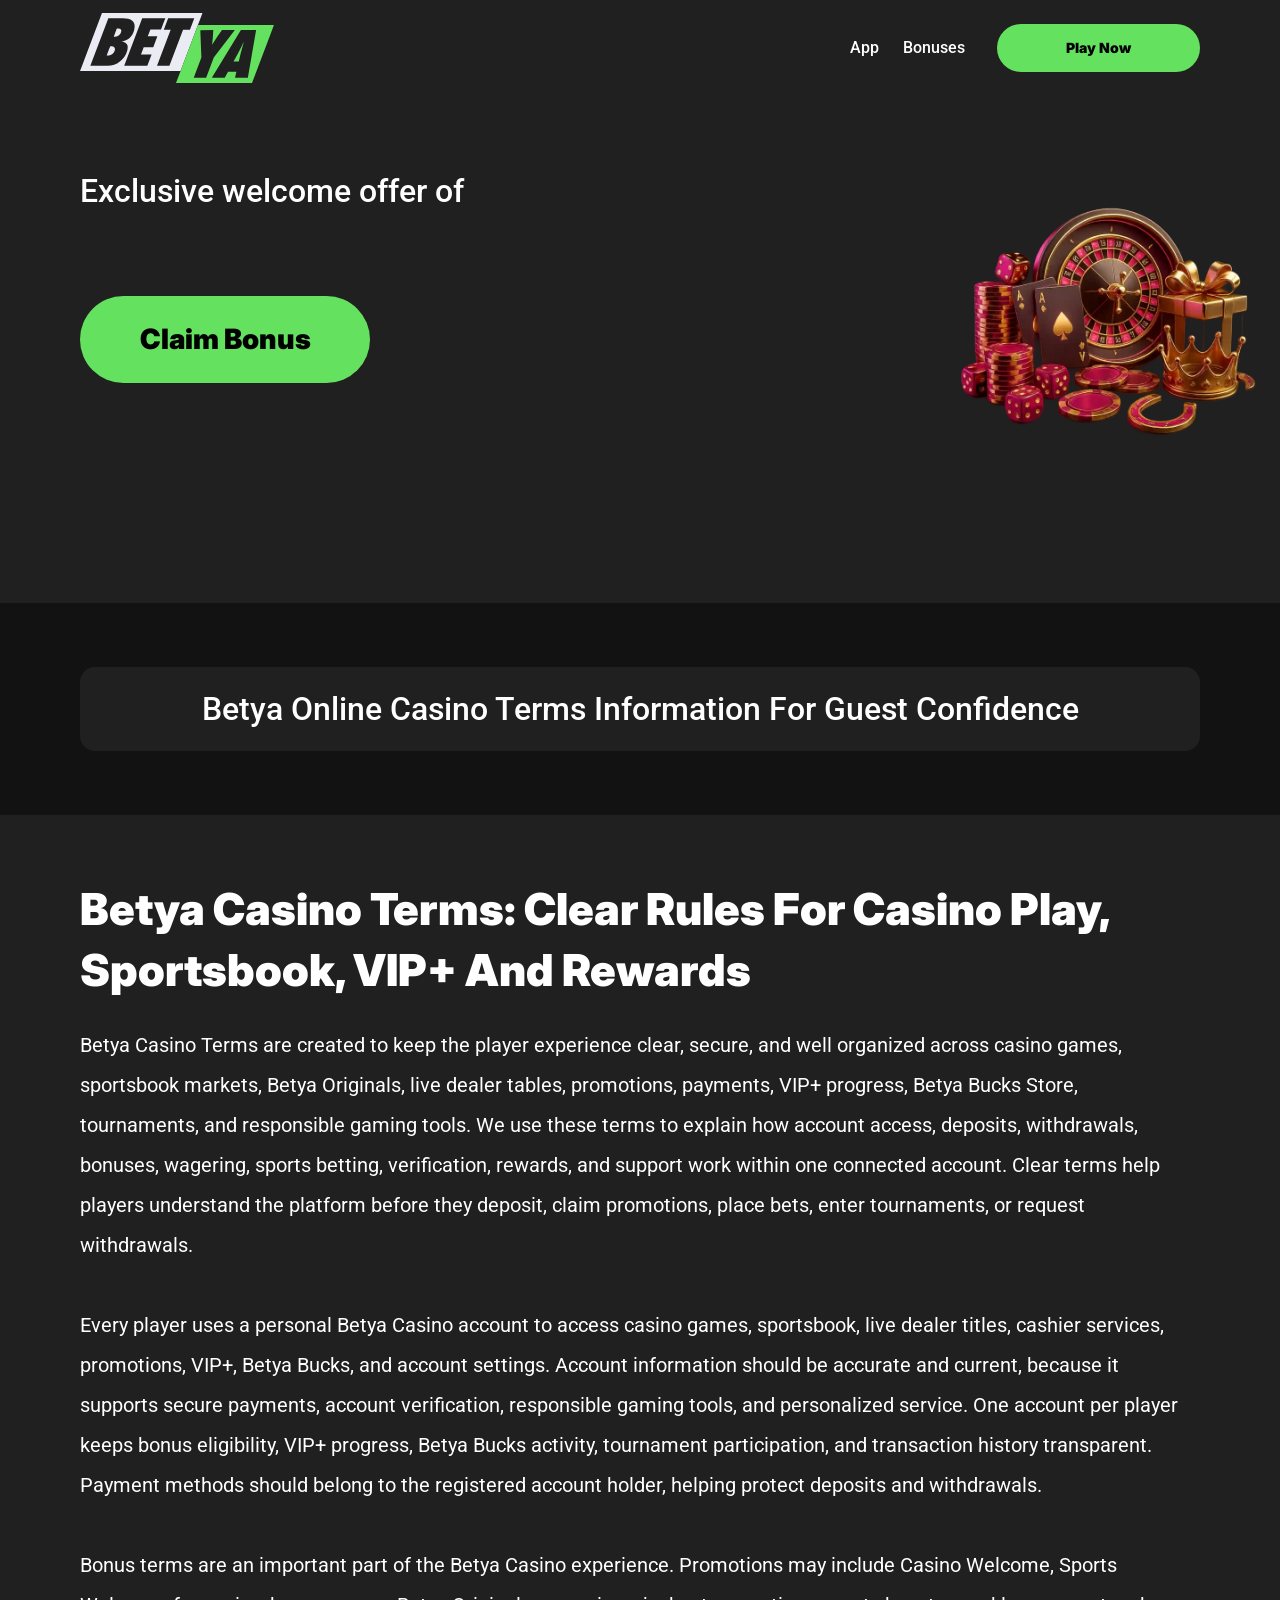
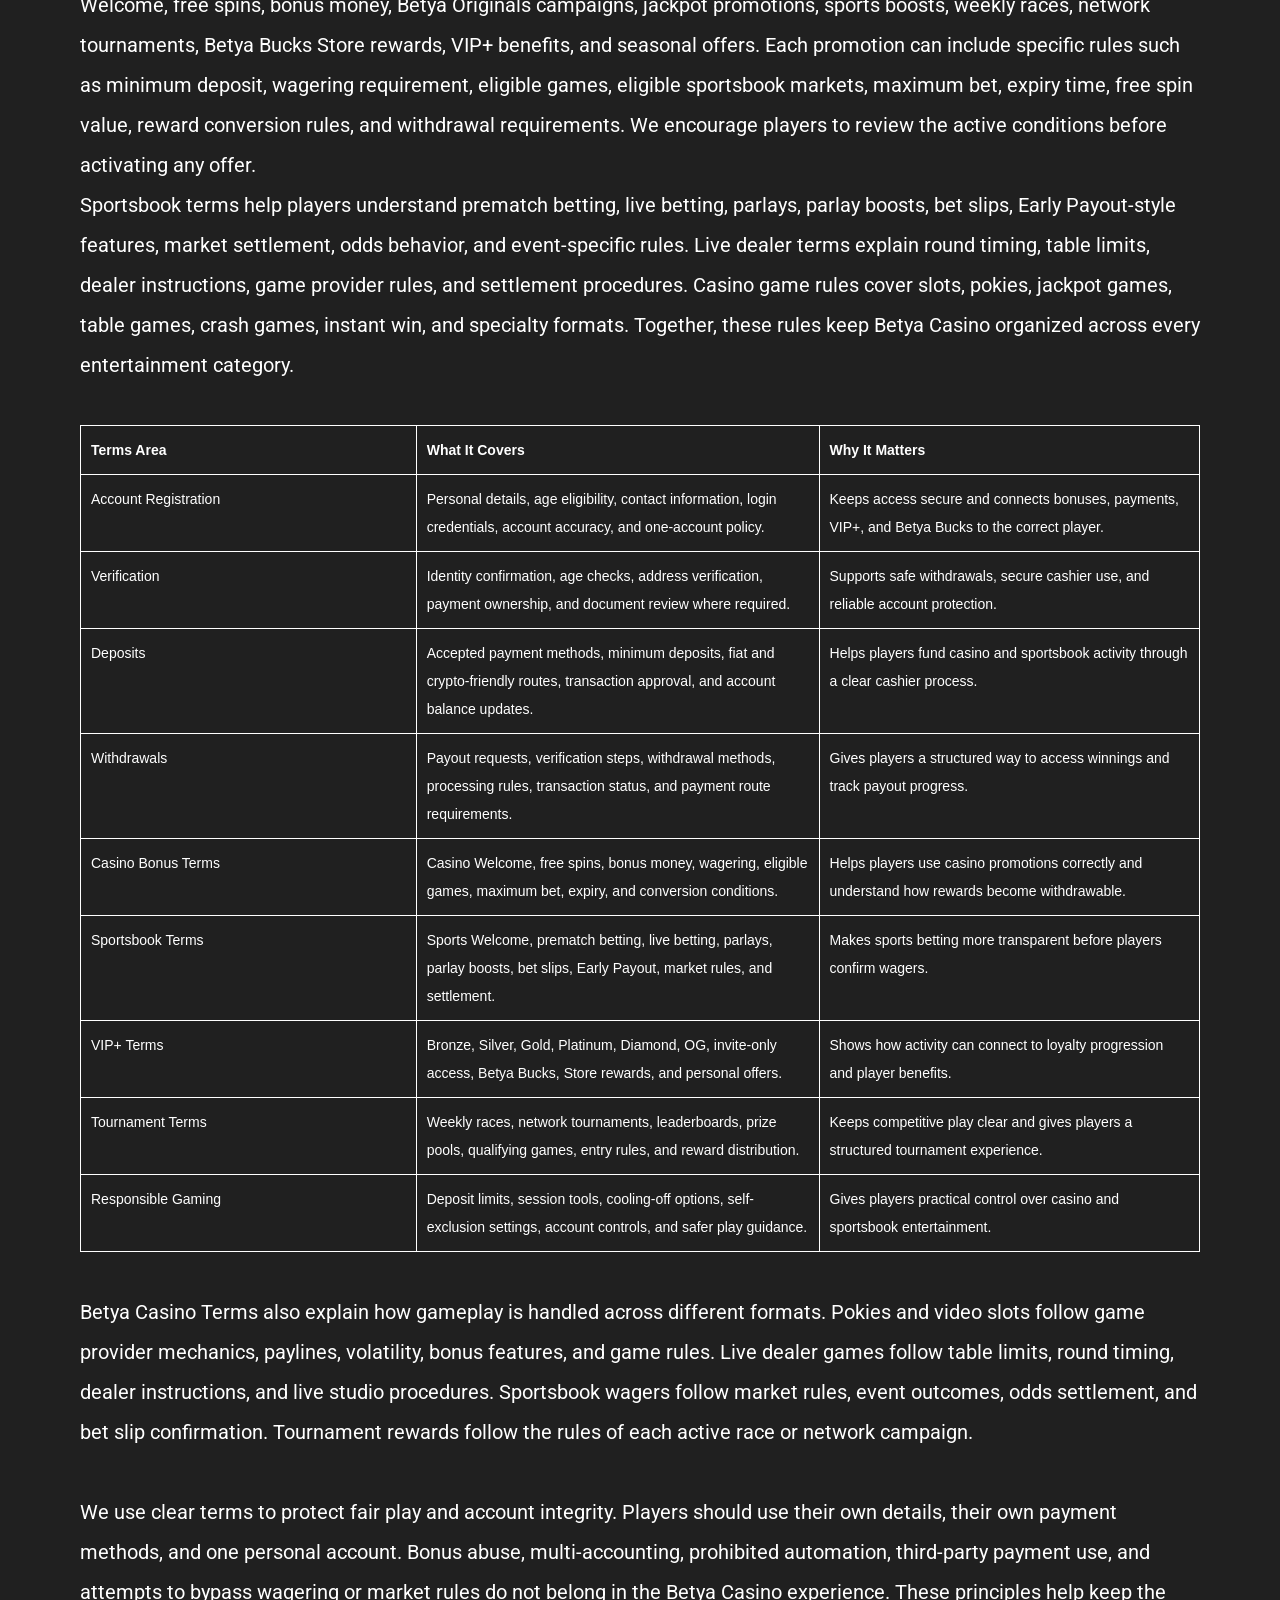
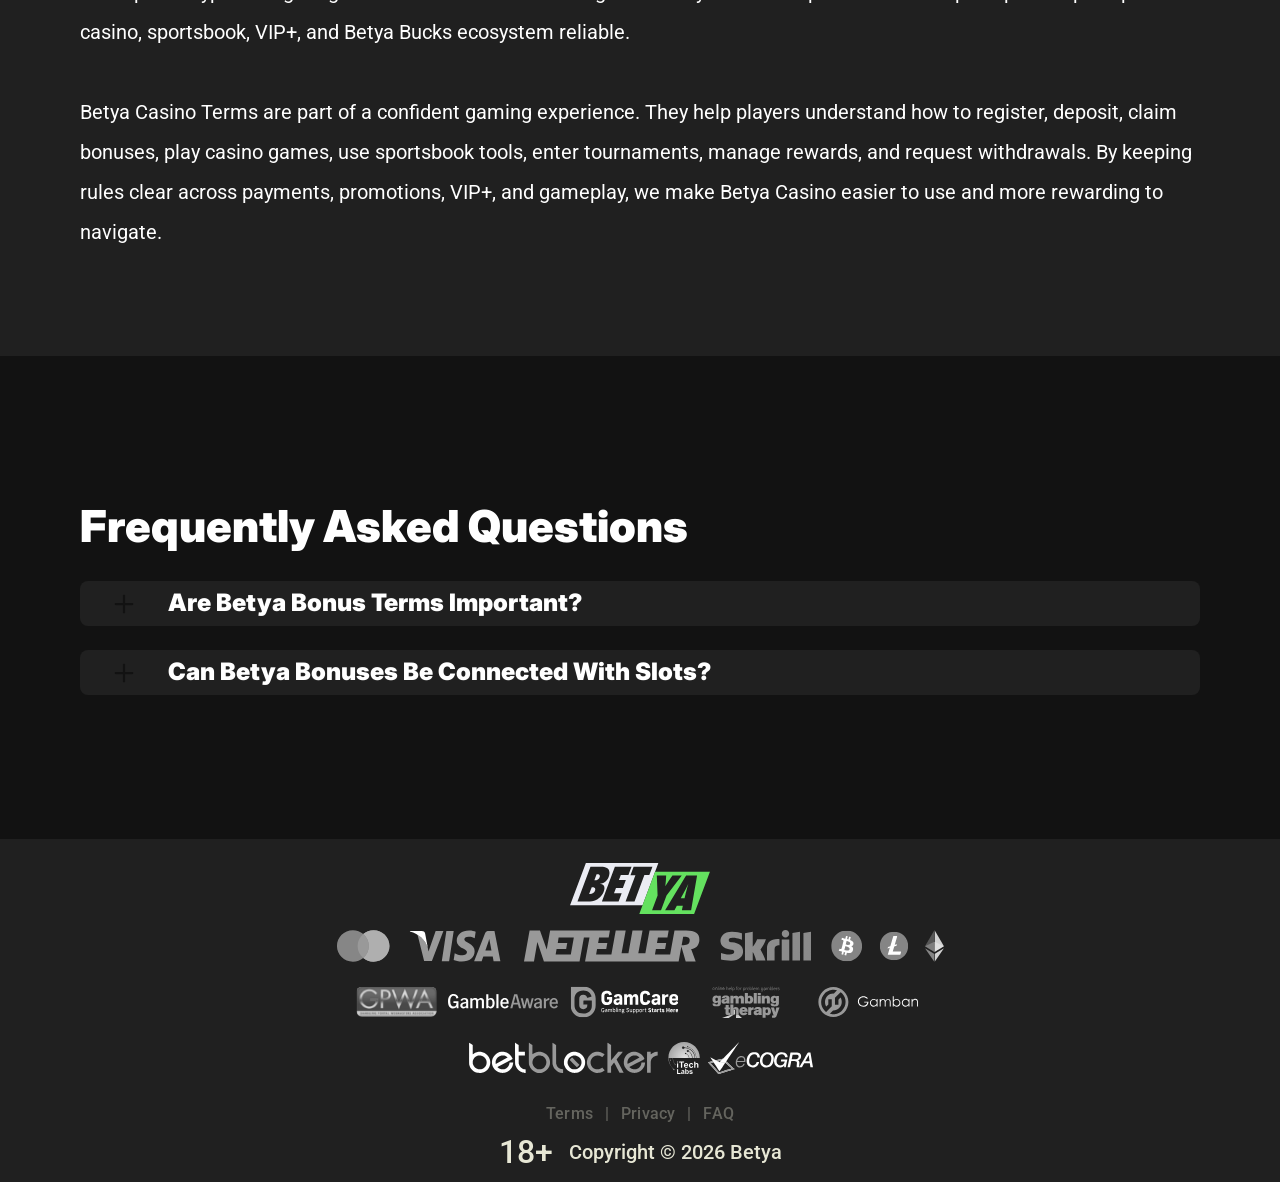
<file: terms.html>
<!DOCTYPE html>
<html lang="en">

<head>
    <meta charset="utf-8">

    <script src="./common.js"></script>
    <script src="./pages.js"></script>

    <link rel="manifest" href="./manifest.json">

    <link rel="preconnect" href="https://fonts.googleapis.com" />
    <link rel="preconnect" href="https://fonts.gstatic.com" crossorigin />
    <!-- Google Fonts -->
    <link
            href="https://fonts.googleapis.com/css2?family=Inter:wght@300;400;500;600;700&display=swap"
            rel="stylesheet"
    />

    <!-- Google Fonts -->
    <link
            href="https://fonts.googleapis.com/css2?family=Roboto:wght@300;400;500;600;700&display=swap"
            rel="stylesheet"
    />

    <meta name="viewport" content="width=device-width, initial-scale=1, minimum-scale=1, maximum-scale=2">
    <link rel="preload" as="image" href="_assets/images/1781685820-logo.svg" fetchpriority="high">
    <link rel="stylesheet" href="./normalize.css">
    <link rel="stylesheet" href="./index.css">
    <meta name="theme-color" content="">
    <title>Betya Terms | Online Casino Terms Information</title>
    <meta name="description"
          content="Read Betya terms information with a clear, structured, and guest-oriented online casino approach.">
    <link rel="canonical" href="https://betya-online-casino.com/terms">
    <meta property="og:title" content="Betya Terms | Online Casino Terms Information">
    <meta property="og:description"
          content="Read Betya terms information with a clear, structured, and guest-oriented online casino approach.">
    <meta property="og:url" content="https://betya-online-casino.com/terms">
    <meta property="og:site_name" content="Betya Terms | Online Casino Terms Information">
    <meta property="og:locale" content="en">
    <meta property="og:image" content="_assets/images/1781685810-main.webp">
    <meta property="og:image:width" content="1200">
    <meta property="og:image:height" content="630">
    <meta property="og:type" content="website">
    <meta name="twitter:card" content="summary_large_image">
    <meta name="twitter:site" content="betya-online-casino.com/terms">
    <meta name="twitter:title" content="Betya Terms | Online Casino Terms Information">
    <meta name="twitter:description"
          content="Read Betya terms information with a clear, structured, and guest-oriented online casino approach.">
    <meta name="twitter:image" content="_assets/images/1781685810-main.webp">
    <meta name="twitter:image:width" content="1200">
    <meta name="twitter:image:height" content="630">
    <link rel="icon" href="_assets/images/1781685813-favicon.svg" type="image/x-icon" sizes="16x16">
    <meta name="language" content="en">
    <link rel="apple-touch-icon" href="_assets/images/1781685781-favicon.svg" sizes="96x96">
    <link rel="icon" href="_assets/images/1781685781-favicon.svg" type="image/webp" sizes="192x192">

    <link rel="preload" href="_assets/images/1781685840-main.webp" as="image" fetchpriority="high">

</head>

<body>
<svg
        style="display: none"
        xmlns="http://www.w3.org/2000/svg"
        width="1em"
        height="1em"
        viewBox="0 0 256 256"
>
    <symbol id="minus-icon" viewBox="0 0 256 256">
        <path
                fill="#121212"
                d="M228 128a12 12 0 0 1-12 12H40a12 12 0 0 1 0-24h176a12 12 0 0 1 12 12"
        />
    </symbol>
</svg>

<svg
        style="display: none"
        xmlns="http://www.w3.org/2000/svg"
        width="1em"
        height="1em"
        viewBox="0 0 32 32"
>
    <symbol id="globe-icon" viewBox="0 0 32 32">
        <path
                fill="#64E15F"
                d="M32.032 16c0-8.501-6.677-15.472-15.072-15.969-0.173-0.019-0.346-0.032-0.523-0.032-0.052 0-0.104 0.005-0.156 0.007-0.093-0.002-0.186-0.007-0.281-0.007-8.84 0-16.032 7.178-16.032 16.001s7.192 16.001 16.032 16.001c0.094 0 0.188-0.006 0.281-0.008 0.052 0.002 0.104 0.008 0.156 0.008 0.176 0 0.349-0.012 0.523-0.032 8.395-0.497 15.072-7.468 15.072-15.969zM29.049 21.151c-0.551-0.16-1.935-0.507-4.377-0.794 0.202-1.381 0.313-2.84 0.313-4.357 0-1.196-0.069-2.354-0.197-3.469 3.094-0.37 4.45-0.835 4.54-0.867l-0.372-1.050c0.695 1.659 1.080 3.478 1.080 5.386 0 1.818-0.352 3.555-0.987 5.151zM8.921 16c0-1.119 0.074-2.212 0.21-3.263 1.621 0.127 3.561 0.222 5.839 0.243v6.939c-2.219 0.021-4.114 0.111-5.709 0.234-0.22-1.319-0.34-2.715-0.34-4.154zM16.967 2.132c2.452 0.711 4.552 4.115 5.492 8.628-1.512 0.12-3.332 0.209-5.492 0.229v-8.857zM14.971 2.156v8.832c-2.136-0.021-3.965-0.109-5.502-0.226 0.96-4.457 3.076-7.836 5.502-8.606zM14.971 21.913l0 7.929c-2.263-0.718-4.256-3.705-5.293-7.719 1.492-0.11 3.253-0.189 5.292-0.21zM16.967 29.868l-0-7.955c2.061 0.020 3.814 0.102 5.288 0.217-1.019 4.067-3 7.076-5.288 7.738zM16.967 19.92l0-6.939c2.291-0.021 4.218-0.118 5.818-0.25 0.131 1.053 0.203 2.147 0.203 3.268 0 1.442-0.116 2.84-0.329 4.16-1.575-0.128-3.462-0.219-5.692-0.24zM28.588 9.81c-0.302 0.094-1.564 0.453-4.094 0.751-0.564-2.998-1.584-5.561-2.91-7.412 3.048 1.325 5.535 3.697 7.005 6.661zM11.213 2.831c-1.632 1.873-2.963 4.568-3.691 7.754-2.265-0.245-3.623-0.534-4.166-0.665 1.585-3.27 4.407-5.836 7.856-7.088zM2.614 11.787c0.385 0.104 1.841 0.467 4.549 0.766-0.155 1.107-0.24 2.26-0.24 3.447 0 1.509 0.136 2.96 0.383 4.334-2.325 0.251-3.755 0.552-4.396 0.706-0.607-1.566-0.944-3.264-0.944-5.041 0-1.467 0.228-2.883 0.649-4.213zM3.784 22.886c0.727-0.154 2.029-0.39 3.956-0.591 0.759 2.803 1.993 5.175 3.473 6.874-3.16-1.148-5.79-3.398-7.429-6.282v0zM21.583 28.849c1.195-1.665 2.14-3.907 2.728-6.525 1.982 0.227 3.226 0.494 3.853 0.652-1.5 2.596-3.808 4.669-6.581 5.873z">
        </path>
    </symbol>
</svg>

<svg width="32" height="31" viewBox="0 0 32 31" fill="none" xmlns="http://www.w3.org/2000/svg">
    <symbol id="star-icon" viewBox="0 0 32 31">
        <path d="M10.0431 24.5932L15.8898 21.0667L21.7365 24.6396L20.2052 17.9577L25.3559 13.5031L18.5811 12.8999L15.8898 6.58913L13.1985 12.8535L6.42371 13.4567L11.5744 17.9577L10.0431 24.5932ZM15.8898 25.4285L8.187 30.0687C7.84672 30.2853 7.49096 30.3781 7.11975 30.3471C6.74853 30.3162 6.42371 30.1925 6.1453 29.9759C5.86688 29.7594 5.65034 29.489 5.49566 29.1648C5.34099 28.8406 5.31005 28.4768 5.40286 28.0734L7.44456 19.3034L0.623417 13.4103C0.314068 13.1319 0.121034 12.8145 0.0443157 12.4581C-0.0324028 12.1017 -0.00951111 11.754 0.112991 11.415C0.235493 11.0759 0.421103 10.7975 0.669819 10.5797C0.918536 10.362 1.25882 10.2227 1.69067 10.1621L10.6927 9.37327L14.1729 1.11366C14.3276 0.742438 14.5676 0.464023 14.8931 0.278414C15.2185 0.0928044 15.5507 0 15.8898 0C16.2288 0 16.5611 0.0928044 16.8865 0.278414C17.2119 0.464023 17.452 0.742438 17.6067 1.11366L21.0869 9.37327L30.0889 10.1621C30.522 10.224 30.8623 10.3632 31.1098 10.5797C31.3572 10.7963 31.5428 11.0747 31.6666 11.415C31.7903 11.7553 31.8138 12.1036 31.7371 12.46C31.6604 12.8163 31.4667 13.1331 31.1562 13.4103L24.335 19.3034L26.3767 28.0734C26.4695 28.4756 26.4386 28.8394 26.2839 29.1648C26.1292 29.4902 25.9127 29.7606 25.6343 29.9759C25.3559 30.1912 25.0311 30.315 24.6598 30.3471C24.2886 30.3793 23.9329 30.2865 23.5926 30.0687L15.8898 25.4285Z" fill="#64E15F"/>
    </symbol>
</svg>

<svg
        xmlns="http://www.w3.org/2000/svg"
        width="1em"
        height="1em"
        viewBox="0 0 256 256"
>
    <symbol id="plus-icon" viewBox="0 0 256 256">
        <path
                fill="#121212"
                d="M228 128a12 12 0 0 1-12 12h-76v76a12 12 0 0 1-24 0v-76H40a12 12 0 0 1 0-24h76V40a12 12 0 0 1 24 0v76h76a12 12 0 0 1 12 12"
        />
    </symbol>
</svg>

<svg
        width="33"
        height="32"
        viewBox="0 0 33 32"
        fill="none"
        xmlns="http://www.w3.org/2000/svg"
>
    <symbol id="play-icon" viewBox="0 0 33 32">
        <path
                d="M16.8334 0.0786133C7.9606 0.0786133 0.767578 7.20678 0.767578 15.9998C0.767578 24.7929 7.9606 31.921 16.8334 31.921C25.7061 31.921 32.8992 24.7929 32.8992 15.9998C32.8992 7.20678 25.7061 0.0786133 16.8334 0.0786133ZM22.3861 16.8438L14.3532 21.8192C14.1907 21.9197 14.0059 21.9703 13.821 21.9703C13.6536 21.9703 13.4859 21.929 13.3342 21.8454C13.015 21.67 12.8169 21.3372 12.8169 20.9752V11.0244C12.8169 10.6625 13.015 10.3296 13.3342 10.1543C13.6533 9.97788 14.0436 9.98857 14.3532 10.1805L22.3861 15.1559C22.6796 15.3381 22.858 15.6568 22.858 15.9998C22.858 16.3428 22.6796 16.6616 22.3861 16.8438Z"
                fill="#64E15F"
        />
    </symbol>
</svg>

<svg
        width="20"
        height="20"
        viewBox="0 0 20 20"
        fill="none"
        xmlns="http://www.w3.org/2000/svg"
>
    <symbol id="information-outline" viewBox="0 0 20 20">
        <path
                d="M9 7H11V5H9V7ZM10 18C5.59 18 2 14.41 2 10C2 5.59 5.59 2 10 2C14.41 2 18 5.59 18 10C18 14.41 14.41 18 10 18ZM10 0C8.68678 0 7.38642 0.258658 6.17317 0.761205C4.95991 1.26375 3.85752 2.00035 2.92893 2.92893C1.05357 4.8043 0 7.34784 0 10C0 12.6522 1.05357 15.1957 2.92893 17.0711C3.85752 17.9997 4.95991 18.7362 6.17317 19.2388C7.38642 19.7413 8.68678 20 10 20C12.6522 20 15.1957 18.9464 17.0711 17.0711C18.9464 15.1957 20 12.6522 20 10C20 8.68678 19.7413 7.38642 19.2388 6.17317C18.7362 4.95991 17.9997 3.85752 17.0711 2.92893C16.1425 2.00035 15.0401 1.26375 13.8268 0.761205C12.6136 0.258658 11.3132 0 10 0ZM9 15H11V9H9V15Z"
                fill="#ffffff"
        />
    </symbol>
</svg>

<div class="wrapper">
    <header class="header" id="top">
        <div class="headerBlock">
            <div class="headerLogoContainer"><a href="/" aria-label="Main page"><img class="header__logo logo"
                                                                                                     src="_assets/images/1781685820-logo.svg" alt="Betya" /></a></div>

            <div class="navBlockMain">

                <!-- Main Navigation -->
                <nav>
                    <button class="hamburger" aria-label="Toggle navigation menu">
                        <span></span>
                    </button>

                    <ul class="nav__list nav__list--header">

                        <li><a href="index">index</a></li>
                        <li><a href="app">App</a></li>
                        <li><a href="bonuses">Bonuses</a></li>
                        <li><a href="terms">Terms</a></li>
                        <li><a href="privacy">Privacy</a></li>
                        <li><a href="faq">FAQ</a></li>

                    </ul>
                </nav>
                <!-- CTA buttons -->
                <div class="btn__list">

                    <div class="nav__item nav__itemLarge">
                        <a
                                class="nav__link nav__linkLarge"
                                target="_blank"
                                href="casino.html?id=example-offer-id"
                                aria-label="Play Now"
                                id="navPlayNow"
                        >
                            Play Now
                        </a>
                    </div>
                </div>
            </div>
        </div>
    </header>
    <main class="main">
        <section class="heroContainer">
            <div class="hero">
                <div class="heroBlock block">
                    <div class="heroGroup">
                        <div class="heroTextGroup">
                            <p class="heroText heroTextDesktop">Exclusive welcome offer of</p>
                            <p class="heroText heroTextMobile">Exclusive welcome bonus of</p>
                            <p class="heroText heroTextBonus" id="bonusText"></p>
                        </div><a target="_blank" class="heroLink" id="bonusLink" href="/" aria-label="Play game"><span
                            class="heroButton btn btn--large">Claim Bonus</span></a>
                    </div>
                </div>
            </div>
            <div class="heroUnder">
                <h1 class="heroText heroMainTitle">Betya Online Casino Terms Information for Guest Confidence</h1>
            </div>
        </section>
        <div class="historyCircleContainer">
            <section class="history">
                <div class="container">
                    <div class="historyBlock block">
                        <h2 class="historyTitle title">Betya Casino Terms: Clear Rules for Casino Play, Sportsbook, VIP+ and Rewards </h2>
                        <div class="historyDescription"><p> Betya Casino Terms are created to keep the player experience clear, secure, and well organized across casino games, sportsbook markets, Betya Originals, live dealer tables, promotions, payments, VIP+ progress, Betya Bucks Store, tournaments, and responsible gaming tools. We use these terms to explain how account access, deposits, withdrawals, bonuses, wagering, sports betting, verification, rewards, and support work within one connected account. Clear terms help players understand the platform before they deposit, claim promotions, place bets, enter tournaments, or request withdrawals. </p><br> <p> Every player uses a personal Betya Casino account to access casino games, sportsbook, live dealer titles, cashier services, promotions, VIP+, Betya Bucks, and account settings. Account information should be accurate and current, because it supports secure payments, account verification, responsible gaming tools, and personalized service. One account per player keeps bonus eligibility, VIP+ progress, Betya Bucks activity, tournament participation, and transaction history transparent. Payment methods should belong to the registered account holder, helping protect deposits and withdrawals. </p><br> <p> Bonus terms are an important part of the Betya Casino experience. Promotions may include Casino Welcome, Sports Welcome, free spins, bonus money, Betya Originals campaigns, jackpot promotions, sports boosts, weekly races, network tournaments, Betya Bucks Store rewards, VIP+ benefits, and seasonal offers. Each promotion can include specific rules such as minimum deposit, wagering requirement, eligible games, eligible sportsbook markets, maximum bet, expiry time, free spin value, reward conversion rules, and withdrawal requirements. We encourage players to review the active conditions before activating any offer. </p> <p> Sportsbook terms help players understand prematch betting, live betting, parlays, parlay boosts, bet slips, Early Payout-style features, market settlement, odds behavior, and event-specific rules. Live dealer terms explain round timing, table limits, dealer instructions, game provider rules, and settlement procedures. Casino game rules cover slots, pokies, jackpot games, table games, crash games, instant win, and specialty formats. Together, these rules keep Betya Casino organized across every entertainment category. </p> <br> <div style="width:100%; max-width:100%; overflow:hidden;"> <table style="width:100%; max-width:100%; border-collapse:collapse; table-layout:fixed; font-family:Arial, sans-serif; font-size:clamp(9px, 2.2vw, 14px); color:#ffffff; background:transparent;"> <tr> <th style="width:30%; border:1px solid #ffffff; padding:clamp(5px, 1.5vw, 10px); text-align:left; vertical-align:top; color:#ffffff; background:transparent; word-break:break-word;"> Terms Area </th> <th style="width:36%; border:1px solid #ffffff; padding:clamp(5px, 1.5vw, 10px); text-align:left; vertical-align:top; color:#ffffff; background:transparent; word-break:break-word;"> What It Covers </th> <th style="width:34%; border:1px solid #ffffff; padding:clamp(5px, 1.5vw, 10px); text-align:left; vertical-align:top; color:#ffffff; background:transparent; word-break:break-word;"> Why It Matters </th> </tr> <tr> <td style="border:1px solid #ffffff; padding:clamp(5px, 1.5vw, 10px); vertical-align:top; color:#ffffff; background:transparent; word-break:break-word;"> Account Registration </td> <td style="border:1px solid #ffffff; padding:clamp(5px, 1.5vw, 10px); vertical-align:top; color:#ffffff; background:transparent; word-break:break-word;"> Personal details, age eligibility, contact information, login credentials, account accuracy, and one-account policy. </td> <td style="border:1px solid #ffffff; padding:clamp(5px, 1.5vw, 10px); vertical-align:top; color:#ffffff; background:transparent; word-break:break-word;"> Keeps access secure and connects bonuses, payments, VIP+, and Betya Bucks to the correct player. </td> </tr> <tr> <td style="border:1px solid #ffffff; padding:clamp(5px, 1.5vw, 10px); vertical-align:top; color:#ffffff; background:transparent; word-break:break-word;"> Verification </td> <td style="border:1px solid #ffffff; padding:clamp(5px, 1.5vw, 10px); vertical-align:top; color:#ffffff; background:transparent; word-break:break-word;"> Identity confirmation, age checks, address verification, payment ownership, and document review where required. </td> <td style="border:1px solid #ffffff; padding:clamp(5px, 1.5vw, 10px); vertical-align:top; color:#ffffff; background:transparent; word-break:break-word;"> Supports safe withdrawals, secure cashier use, and reliable account protection. </td> </tr> <tr> <td style="border:1px solid #ffffff; padding:clamp(5px, 1.5vw, 10px); vertical-align:top; color:#ffffff; background:transparent; word-break:break-word;"> Deposits </td> <td style="border:1px solid #ffffff; padding:clamp(5px, 1.5vw, 10px); vertical-align:top; color:#ffffff; background:transparent; word-break:break-word;"> Accepted payment methods, minimum deposits, fiat and crypto-friendly routes, transaction approval, and account balance updates. </td> <td style="border:1px solid #ffffff; padding:clamp(5px, 1.5vw, 10px); vertical-align:top; color:#ffffff; background:transparent; word-break:break-word;"> Helps players fund casino and sportsbook activity through a clear cashier process. </td> </tr> <tr> <td style="border:1px solid #ffffff; padding:clamp(5px, 1.5vw, 10px); vertical-align:top; color:#ffffff; background:transparent; word-break:break-word;"> Withdrawals </td> <td style="border:1px solid #ffffff; padding:clamp(5px, 1.5vw, 10px); vertical-align:top; color:#ffffff; background:transparent; word-break:break-word;"> Payout requests, verification steps, withdrawal methods, processing rules, transaction status, and payment route requirements. </td> <td style="border:1px solid #ffffff; padding:clamp(5px, 1.5vw, 10px); vertical-align:top; color:#ffffff; background:transparent; word-break:break-word;"> Gives players a structured way to access winnings and track payout progress. </td> </tr> <tr> <td style="border:1px solid #ffffff; padding:clamp(5px, 1.5vw, 10px); vertical-align:top; color:#ffffff; background:transparent; word-break:break-word;"> Casino Bonus Terms </td> <td style="border:1px solid #ffffff; padding:clamp(5px, 1.5vw, 10px); vertical-align:top; color:#ffffff; background:transparent; word-break:break-word;"> Casino Welcome, free spins, bonus money, wagering, eligible games, maximum bet, expiry, and conversion conditions. </td> <td style="border:1px solid #ffffff; padding:clamp(5px, 1.5vw, 10px); vertical-align:top; color:#ffffff; background:transparent; word-break:break-word;"> Helps players use casino promotions correctly and understand how rewards become withdrawable. </td> </tr> <tr> <td style="border:1px solid #ffffff; padding:clamp(5px, 1.5vw, 10px); vertical-align:top; color:#ffffff; background:transparent; word-break:break-word;"> Sportsbook Terms </td> <td style="border:1px solid #ffffff; padding:clamp(5px, 1.5vw, 10px); vertical-align:top; color:#ffffff; background:transparent; word-break:break-word;"> Sports Welcome, prematch betting, live betting, parlays, parlay boosts, bet slips, Early Payout, market rules, and settlement. </td> <td style="border:1px solid #ffffff; padding:clamp(5px, 1.5vw, 10px); vertical-align:top; color:#ffffff; background:transparent; word-break:break-word;"> Makes sports betting more transparent before players confirm wagers. </td> </tr> <tr> <td style="border:1px solid #ffffff; padding:clamp(5px, 1.5vw, 10px); vertical-align:top; color:#ffffff; background:transparent; word-break:break-word;"> VIP+ Terms </td> <td style="border:1px solid #ffffff; padding:clamp(5px, 1.5vw, 10px); vertical-align:top; color:#ffffff; background:transparent; word-break:break-word;"> Bronze, Silver, Gold, Platinum, Diamond, OG, invite-only access, Betya Bucks, Store rewards, and personal offers. </td> <td style="border:1px solid #ffffff; padding:clamp(5px, 1.5vw, 10px); vertical-align:top; color:#ffffff; background:transparent; word-break:break-word;"> Shows how activity can connect to loyalty progression and player benefits. </td> </tr> <tr> <td style="border:1px solid #ffffff; padding:clamp(5px, 1.5vw, 10px); vertical-align:top; color:#ffffff; background:transparent; word-break:break-word;"> Tournament Terms </td> <td style="border:1px solid #ffffff; padding:clamp(5px, 1.5vw, 10px); vertical-align:top; color:#ffffff; background:transparent; word-break:break-word;"> Weekly races, network tournaments, leaderboards, prize pools, qualifying games, entry rules, and reward distribution. </td> <td style="border:1px solid #ffffff; padding:clamp(5px, 1.5vw, 10px); vertical-align:top; color:#ffffff; background:transparent; word-break:break-word;"> Keeps competitive play clear and gives players a structured tournament experience. </td> </tr> <tr> <td style="border:1px solid #ffffff; padding:clamp(5px, 1.5vw, 10px); vertical-align:top; color:#ffffff; background:transparent; word-break:break-word;"> Responsible Gaming </td> <td style="border:1px solid #ffffff; padding:clamp(5px, 1.5vw, 10px); vertical-align:top; color:#ffffff; background:transparent; word-break:break-word;"> Deposit limits, session tools, cooling-off options, self-exclusion settings, account controls, and safer play guidance. </td> <td style="border:1px solid #ffffff; padding:clamp(5px, 1.5vw, 10px); vertical-align:top; color:#ffffff; background:transparent; word-break:break-word;"> Gives players practical control over casino and sportsbook entertainment. </td> </tr> </table> </div> <br> <p> Betya Casino Terms also explain how gameplay is handled across different formats. Pokies and video slots follow game provider mechanics, paylines, volatility, bonus features, and game rules. Live dealer games follow table limits, round timing, dealer instructions, and live studio procedures. Sportsbook wagers follow market rules, event outcomes, odds settlement, and bet slip confirmation. Tournament rewards follow the rules of each active race or network campaign. </p><br> <p> We use clear terms to protect fair play and account integrity. Players should use their own details, their own payment methods, and one personal account. Bonus abuse, multi-accounting, prohibited automation, third-party payment use, and attempts to bypass wagering or market rules do not belong in the Betya Casino experience. These principles help keep the casino, sportsbook, VIP+, and Betya Bucks ecosystem reliable. </p><br><p> Betya Casino Terms are part of a confident gaming experience. They help players understand how to register, deposit, claim bonuses, play casino games, use sportsbook tools, enter tournaments, manage rewards, and request withdrawals. By keeping rules clear across payments, promotions, VIP+, and gameplay, we make Betya Casino easier to use and more rewarding to navigate. </p> <br></div>
                    </div>
                </div>
            </section>
        </div>
        <section class="faq">
            <div class="container">
                <div class="faqBlock block">
                    <h2 class="faqTitle title"><span>Frequently Asked Questions</span></h2>
                    <div class="faqGroup"><input class="faqInput" type="checkbox" id="are_betya_bonus_terms_important"/><label
                            class="faqLabel" for="are_betya_bonus_terms_important">

                        <svg class="faqIcon" width="24" height="24" aria-hidden="true">
                            <use class="plus" href="#plus-icon"></use>
                            <use class="minus" href="#minus-icon"></use>
                        </svg>

                        <span class="gradientContainer"> Are Betya bonus terms important? </span></label>
                        <div class="faqContent">
                            <p>Yes, our guests should always review current bonus terms before using any online casino bonus.</p>
                        </div>
                    </div>
                    <div class="faqGroup"><input class="faqInput" type="checkbox" id="can_betya_bonuses_be_connected_with_slots"/><label
                            class="faqLabel" for="can_betya_bonuses_be_connected_with_slots">

                        <svg class="faqIcon" width="24" height="24" aria-hidden="true">
                            <use class="plus" href="#plus-icon"></use>
                            <use class="minus" href="#minus-icon"></use>
                        </svg>

                        <span class="gradientContainer"> Can Betya bonuses be connected with slots? </span></label>
                        <div class="faqContent">
                            <p>Betya bonus information may include slot-related topics when those details are officially provided.</p>
                        </div>
                    </div>
                </div>
            </div>
        </section>
    </main>
</div>

<footer class="footer">
    <div class="footerContainer">
        <div class="footerTop">
            <div class="footerLogoContainer"><a href="https://betya-online-casino.com/terms" aria-label="Main page"><img class="footer__logo"
                                                                                                     src="_assets/images/1781685827-logo.svg" alt="" width="140"
                                                                                                     height="48" /></a></div>
            <div class="footerPay">
                <div class="payBlock"><img class="payElementGrey"
                                           src="./assets/images/footer/payment/masterCard.svg" alt="MasterCard" /><img
                        class="payElementColor" src="./assets/images/footer/payment/masterCard--color.svg"
                        alt="MasterCard" title="MasterCard in Betya" /></div>
                <div class="payBlock"><img class="payElementGrey" src="./assets/images/footer/payment/visa.svg"
                                           alt="Visa" /><img class="payElementColor"
                                                             src="./assets/images/footer/payment/visa--color.svg" alt="Visa" title="Visa in Betya" /></div>
                <div class="payBlock"><img class="payElementGrey" src="./assets/images/footer/payment/neteller.svg"
                                           alt="Neteller" /><img class="payElementColor"
                                                                 src="./assets/images/footer/payment/neteller--color.svg" alt="Neteller" title="Neteller in Betya" /></div>
                <div class="payBlock"><img class="payElementGrey" src="./assets/images/footer/payment/skrill.svg"
                                           alt="Skrill" /><img class="payElementColor"
                                                               src="./assets/images/footer/payment/skrill--color.svg" alt="Skrill" title="Skrill in Betya" /></div>
                <div class="payBlock"><img class="payElementGrey" src="./assets/images/footer/payment/bitcoin.svg"
                                           alt="Bitcoin" /><img class="payElementColor"
                                                                src="./assets/images/footer/payment/bitcoin--color.svg" alt="Bitcoin" title="Bitcoin in Betya" /></div>
                <div class="payBlock"><img class="payElementGrey" src="./assets/images/footer/payment/litecoin.svg"
                                           alt="Litecoin" /><img class="payElementColor"
                                                                 src="./assets/images/footer/payment/litecoin--color.svg" alt="Litecoin" title="Litecoin in Betya" /></div>
                <div class="payBlock"><img class="payElementGrey" src="./assets/images/footer/payment/ethereum.svg"
                                           alt="Etherium" /><img class="payElementColor"
                                                                 src="./assets/images/footer/payment/ethereum--color.svg" alt="Etherium" title="Etherium in Betya" /></div>
            </div>
        </div>
        <div class="footerMiddle">
            <div class="footerOperator">
                <div class="operatorBlock"><img class="operatorElementGrey"
                                                src="./assets/images/footer/operator/gpwa.svg" alt="GPWA" /><img
                        class="operatorElementColor" src="./assets/images/footer/operator/gpwa--color.svg"
                        alt="GPWA" title="GPWA in Betya" /></div>
                <div class="operatorBlock"><img class="operatorElementGrey"
                                                src="./assets/images/footer/operator/gambleaware.svg" alt="Gamble Aware" /><img
                        class="operatorElementColor" src="./assets/images/footer/operator/gambleaware--color.svg"
                        alt="Gamble Aware" title="Gamble Aware in Betya" /></div>
                <div class="operatorBlock"><img class="operatorElementGrey"
                                                src="./assets/images/footer/operator/gamcare.svg" alt="Game care" /><img
                        class="operatorElementColor" src="./assets/images/footer/operator/gamcare--color.svg"
                        alt="Game care" title="Game care in Betya" /></div>
                <div class="operatorBlock"><img class="operatorElementGrey"
                                                src="./assets/images/footer/operator/gambling-therapy.svg" alt="Gambling Therapy" /><img
                        class="operatorElementColor"
                        src="./assets/images/footer/operator/gambling-therapy--color.svg" alt="Gambling Therapy" title="Gambling Therapy in Betya" />
                </div>
                <div class="operatorBlock"><img class="operatorElementGrey"
                                                src="./assets/images/footer/operator/gamban.svg" alt="Gamban" /><img
                        class="operatorElementColor" src="./assets/images/footer/operator/gamban--color.svg"
                        alt="Gamban" title="Gamban in Betya" /></div>
                <div class="operatorBlock"><img class="operatorElementGrey"
                                                src="./assets/images/footer/operator/betblocker.svg" alt="BetBlocker" /><img
                        class="operatorElementColor" src="./assets/images/footer/operator/betblocker--color.svg"
                        alt="BetBlocker" title="BetBlocker in Betya" /></div>
                <div class="operatorBlock"><img class="operatorElementGrey"
                                                src="./assets/images/footer/operator/itech_labs.svg" alt="ITech Labs" /><img
                        class="operatorElementColor" src="./assets/images/footer/operator/itech_labs--color.svg"
                        alt="ITech Labs" title="ITech Labs in Betya" /></div>
                <div class="operatorBlock"><img class="operatorElementGrey"
                                                src="./assets/images/footer/operator/ecogra.svg" alt="Ecogra" /><img
                        class="operatorElementColor" src="./assets/images/footer/operator/ecogra--color.svg"
                        alt="Ecogra" title="Ecogra in Betya" /></div>
            </div>
        </div>
        <div class="footerNavBlock">
            <nav>
                <ul class="nav__list--footer">

                    <li class="footer__navItem"><a href="index">index</a></li>
                    <li class="footer__navItem"><a href="app">App</a></li>
                    <li class="footer__navItem"><a href="bonuses">Bonuses</a></li>
                    <li class="footer__navItem"><a href="terms">Terms</a></li>
                    <li class="footer__navItem"><a href="privacy">Privacy</a></li>
                    <li class="footer__navItem"><a href="faq">FAQ</a></li>

                </ul>
            </nav>
        </div>
        <div class="footerBottom">
            <div class="footerBottomGroup">
                <p class="footerBottomAge">18+</p>
                <p class="footerBottomCopyright">Copyright © <span class="js-current-year"></span> Betya </p>
            </div>
        </div>
    </div>
</footer>

<script>
    var playButtonName = "#play-icon";
    var informationOutlineName =
        "#information-outline";
    var topCasinoButtonText = "Claim Bonus";
    var welcomeBonusText = "Welcome bonus";
    var bonusDetailsButtonText = "";
    var playNowText = "";
    var maximumAmountText = "";
    var wagerText = "";
    var bonusCodeText = "";
    var depositText = "";
    var casinoName = "Betya";
</script>

</body>
</html>
</file>
<file: index.css>
.main,.wrapper{width:100%;display:flex;position:relative}.btn,.main,.wrapper{position:relative}.btn,.not-found-title,.subtitle,.title{font-family:var(--accent-font);font-weight:900}.btn,.nav__item,.subtitle,.title{font-weight:900}.operatorElementGrey,.payElementGrey{mix-blend-mode:screen}.btn,.heroTitle,.subtitle,.title{text-transform:capitalize}.casinoCard,.heroTitle,.nav__list,.nav__list--footer{letter-spacing:0}.cardName,.casinoCard,.loader-body,.not-found-content{text-align:center}.bonusDetailsImage,.cardImage{filter:drop-shadow(0 .125rem .125rem rgb(0 0 0 / .75))}.btn:hover,.gameContainer:hover,.nav__item:hover{transform:scale(1.1)}.btn:hover,.faqLabel:hover,.gradientContainer:hover,.moreInfoLabel{cursor:pointer}*,::after,::before{padding:0;margin:0;border:0;box-sizing:border-box}.btn,.btn--large{border-radius:6.25rem;line-height:1.6;text-align:center;text-overflow:ellipsis;overflow:hidden}a{text-decoration:none}li,ol,ul{list-style:none}img{vertical-align:top}h1,h2,h3,h4,h5,h6{font-weight:inherit;font-size:inherit}body,html{height:100%;line-height:1;font-size:16px;color:var(--text);font-family:var(--base-font);--scroll-behavior:smooth !important;scroll-behavior:smooth!important}body.overflow{overflow:hidden}.wrapper{min-height:100%;flex-direction:column;overflow-x:hidden}.container{max-width:90rem;margin:0 auto}.main{flex:1 1 auto;flex-direction:column;background:var(--main-bg)}.block{margin:0 auto;max-width:70rem;padding:0}.block--not-found{max-width:100%;height:100dvh;margin:auto;display:flex;flex-direction:column;justify-content:center;gap:2rem;align-items:center;color:var(--text);background-color:var(--casino-cards)}.btn,.loader-body{justify-content:center;display:flex}.not-found-title{font-size:4rem;color:var(--welcome-bonus-text)}.btn,.btn a{color:var(--button-text)}.not-found-content{font-size:1.5rem;margin:.3125rem;color:var(--text)}.block--not-found button{margin-top:1.875rem}.btn{width:13.625rem;height:3.4375rem;-webkit-justify-content:center;align-items:center;-webkit-align-items:center;background:var(--yellow);font-size:1.25rem;transition:0.2s;box-shadow:inset 0 0 0 .125rem transparent,0 0 0 .125rem #fff0}.btn--large{width:17.5rem;height:5.4375rem;font-size:1.75rem;gap:6.25rem;box-shadow:inset 0 0 0 .1875rem #fff0,0 .125rem 0 0 #fff0;background:var(--yellow-button);color:var(--main-button-text)}.btn--medium{width:13rem;height:3.25rem;font-size:1.25rem;line-height:1.6}.content,.subtitle,.title{line-height:1.39;color:var(--text)}.btn--small{width:9.125rem}.title{font-size:2.75rem}.title span{color:var(--text)}.subtitle{font-size:2.5rem}.content{font-family:var(--base-font);font-size:1.25rem}.logo{width:100%;height:auto}.heroTitle,.nav__item{font-family:var(--accent-font)}.nav__select__container{cursor:pointer;scale:1!important;transform:scale(1)!important}.nav__select{background:var(--bg);color:var(--lang-select-color);text-transform:uppercase;cursor:pointer}:root{--accent-font:'Inter', sans-serif;--base-font:'Roboto', sans-serif;--welcome-bonus-font:'', sans-serif;--lang-select-color:#222829;--bg:#202020;--bg-light:#202020;--main-bg:#121212;--text:#ffffff;--text-black:#ffffff;--table-head:#25ac61;--text-head:#ffffff;--hero-title-text:#222829;--yellow:#121212;--yellow-button:#64E15F;--welcome-bonus-bg:#202020;--button-text:#64E15F;--main-button-text:#000000;--border-color:#efefdc;--casino-cards:#202020;--welcome-bonus-text:#fb333d;--bonus-border-head:#efefdc;--bonus-border:#000033;--pay-back:;--providers-back:#202020;--faq-label:#202020;--bg-footer:#202020;--copyright:#e7e7d5;--link-hover:#ffffff;--icon-color:;--top-games-hover-fg:#deeadf;--text-link-footer:#64E15F}.loader-body{width:100%;height:100vh;align-content:center;transition:0.5s;align-items:center;background-color:var(--casino-cards)}.header,.nav__item{justify-content:center;display:flex}.loader__img{width:7.5rem;height:7.5rem;transform:scale(1);animation:2s infinite pulse-black;border-radius:50%}@keyframes pulse-black{0%,100%{transform:scale(.8);box-shadow:0 0 0 1.25rem var(--yellow)}70%{transform:scale(1);box-shadow:0 0 0 .625rem #fff0}}.loader{width:6.25rem;height:6.25rem;border:.75rem solid var(--yellow-button);border-radius:50%;position:absolute;border-top-color:var(--yellow);transform:translate(-50%,-50%);top:50%;left:50%;-webkit-animation:1s linear infinite spin;-o-animation:1s linear infinite spin;animation:1s linear infinite spin}.loader-body.done{visibility:hidden;opacity:0}@keyframes spin{from{transform:translate(-50%,-50%) rotate(0)}to{transform:translate(-50%,-50%) rotate(360deg)}}.header{min-height:6rem;max-height:6rem;align-items:center;background:var(--bg);position:fixed;top:0;left:0;right:0;width:100%;z-index:3}.headerBlock{width:100%;max-width:90rem;height:100%;display:flex;gap:.625rem;align-items:center;justify-content:space-between;padding:1.5rem 10rem}.headerLogoContainer{height:100%;max-width:8.75rem;width:8.75rem;margin-left:0;display:flex}.headerLogoContainer a{margin:auto;width:100%}.header__logo{width:auto;top:calc(0% + 0rem);left:calc(0% + 0rem);max-height:calc(100% + 0%);height:calc(100% + 0%);position:relative}.nav__list,.nav__list--footer{display:flex;gap:1.5rem}.nav__list--footer{flex-wrap:wrap;justify-content:flex-start;align-items:center;gap:0;margin-top:1rem;display:flex;visibility:visible!important}.footer__navItem{font-family:var(--base-font);letter-spacing:.01em;justify-content:center;align-items:center;font-size:1rem;line-height:1;transition:all .2s;display:flex;position:relative}@media (max-width:48rem){.footer__navItem{font-size:.875rem}}.footer__navItem>a{color:var(--copyright);opacity:.34;justify-content:center;align-items:center;display:flex}.footer__navItem:not(:last-child)::after{content:"|";margin:0 .75rem;color:var(--copyright);opacity:.34}.btn__list{display:flex;gap:1.5rem}.nav__item{align-items:center;font-size:.875rem;line-height:1.7;transition:0.2s;border-radius:6.25rem;background:var(--yellow);box-sizing:content-box;color:var(--button-text);box-shadow:inset 0 0 0 .125rem transparent,0 .125rem 0 0 #fff0}.nav__itemLarge{background:var(--yellow-button);color:var(--main-button-text);box-shadow:inset 0 0 0 .125rem #fff0,0 .125rem 0 0 #fff0}.nav__item:hover{cursor:pointer}.nav__link{color:var(--button-text);padding:.75rem 1.75rem;display:flex;justify-content:center;align-items:center;width:100%;height:100%}.nav__linkLarge{color:var(--main-button-text);padding:.75rem 4.3125rem}@media (max-width:90rem){.headerBlock{max-width:70rem;margin:0 auto;padding:1.5rem 0}}@media (max-width:75rem){.block{padding:0 2.5rem}.headerBlock{padding:1.5rem 3rem 1.5rem 2.7rem}}@media (max-width:64rem){.headerBlock{padding:1.5rem 3rem 1.5rem 2.7rem}.headerLogoContainer{margin-left:0}}.footer{display:flex;flex-direction:column;align-items:center;justify-content:center;background:var(--bg-footer)}.footerContainer{max-width:90rem;margin:0 auto;width:100%}.footerTop{padding-top:1.625rem;padding-bottom:.5rem;width:100%;display:flex;justify-content:center;position:relative}.footerLogoContainer{position:absolute;top:.5rem;left:10rem}.footer__logo{width:8.75rem;height:auto}.footerPay{padding:0;display:flex;gap:1rem;flex-wrap:wrap;justify-content:center;max-width:100%}.payElementGrey{max-height:2rem;width:auto}.payElementColor{display:none;max-height:2rem;width:auto}.bonusDetailsInfo .bonusDetailBlockAdd,.heroTextMobile,.moreInfoInput,.operatorBlock:hover .operatorElementGrey,.payBlock:hover .payElementGrey,.topCasinoChipsLeftMobile{display:none}.faqInput:checked+.faqLabel+.faqContent,.heroTextDesktop,.operatorBlock:hover .operatorElementColor,.payBlock:hover .payElementColor{display:block}.footerMiddle,.footerOperator{display:flex;justify-content:center}.footerMiddle{padding-top:.5rem;padding-bottom:0;width:100%}.footerOperator{max-width:40.5rem;width:80%;padding:0;flex-wrap:wrap;gap:.5rem}.operatorElementColor,.operatorElementGrey{max-height:2rem;width:auto;margin-bottom:1rem}.operatorElementColor{display:none}.footerNavBlock{display:flex;justify-content:center;align-items:center;gap:1rem;font-weight:500;color:#efefdc}.footerBottom{padding-top:.625rem;padding-bottom:.625rem}.footerBottomGroup{display:flex;justify-content:center;align-items:center;gap:1rem;font-weight:500}.footerBottomAge{font-size:2rem;line-height:1.1875;color:var(--copyright)}.footerBottomCopyright{font-size:1.25rem;line-height:2;color:var(--copyright)}@media (max-width:86.25rem){.footerTop{padding-top:1.5rem;padding-bottom:1rem;flex-direction:column;align-items:center;gap:1rem}.footerLogoContainer{position:static;display:block}.footer__logo{width:8.75rem;height:auto}}@media (max-width:64rem){.footerOperator{width:60%}.payElementColor,.payElementGrey{max-height:1.75rem}.operatorElementColor,.operatorElementGrey{max-height:1.5625rem}}@media (max-width:55rem){.footerOperator{width:70%}}@media (max-width:48rem){.not-found-title{font-size:4rem}.btn--large,.not-found-content{font-size:1.25rem}.btn--large{width:15rem;height:4.5rem;gap:.625rem;line-height:1.6;border-radius:6.25rem;background:var(--yellow-button)}.header{min-height:6rem;max-height:6rem}.headerBlock{padding:1.5rem 2.5rem 1.5rem 2.3rem}.headerLogoContainer{max-width:7.25rem;width:7.25rem}.header__logo{height:auto;top:calc(0% + 0rem);left:calc(0% + 0rem);max-width:calc(7.25rem + 0%);width:calc(7.25rem + 0%);position:relative}.nav__list{gap:.5rem}.nav__item{font-size:.625rem;border-radius:6.25rem}.nav__link{padding:.5rem 1.15625rem}.nav__linkLarge{padding:.5rem 1.75rem}.footer__logo{width:5.5rem;height:auto}}@media (max-width:36.25rem){.footerBottomGroup{gap:.625rem}.footerPay{gap:.4rem}.footerOperator{gap:.4rem;width:80%}.operatorElementColor,.operatorElementGrey,.payElementColor,.payElementGrey{max-height:1.375rem}.footerBottomAge{font-size:1.625rem}.footerBottomCopyright{font-size:1rem}}@media (max-width:36rem){.btn,.btn--large{border-radius:6.25rem}.subtitle,.title{font-weight:900;font-family:var(--accent-font);word-wrap:break-word}.btn--large{width:15rem;height:4.5rem;gap:.625rem;font-size:1.5rem;line-height:1.6;background:var(--yellow-button)}.btn--medium{font-size:1.125rem;line-height:1.6}.title{font-size:2rem}.subtitle{font-size:1.5rem}.footerMiddle{padding-top:0;padding-bottom:0}.footerOperator{max-width:26rem;width:100%}.footerBottomGroup,.footerPay{gap:.625rem}.payElementColor,.payElementGrey{max-height:1.375rem}.operatorElementColor,.operatorElementGrey{max-height:1.375rem;margin-bottom:.4rem}.footerBottomAge,.footerBottomCopyright{font-size:1.125rem;line-height:1.17;color:var(--copyright)}}@media (max-width:30rem){.footerBottomGroup{gap:.1875rem;font-weight:400}.payElementColor,.payElementGrey{max-height:1rem}.footerBottomAge,.footerBottomCopyright{font-size:.75rem}.footerBottomGroup,.footerPay{gap:.5rem}}.heroContainer{max-width:100%;width:100%;background:var(--welcome-bonus-bg);position:relative;z-index:0}.heroUnder{width:100%;display:flex;justify-content:center;align-items:center;padding:4rem 0;background:var(--main-bg) no-repeat center bottom/auto 100%}.heroMainTitle{max-width:70rem;width:70rem;border-radius:.9375rem;background:var(--welcome-bonus-bg);padding:1.4375rem 3.75rem;text-transform:capitalize;font-size:1.75rem;line-height:1.214;text-align:center;margin:0;color:var(--text)}.hero,.heroButton,.heroGroup{z-index:1;position:relative}.hero{max-width:90rem;width:100%;margin:0 auto;padding:8.53125rem 0 8.75rem;background:url(_assets/images/1781685835-main.webp) right calc(10.5rem + 0rem) top calc(8.5rem + -2rem) / auto calc(63% + 0%) no-repeat}.heroBlock{position:relative;width:100%;max-width:70rem;margin:0 auto}.heroGroup{width:100%;margin-bottom:5.03125rem;display:flex;flex-direction:column;gap:3rem}.heroTitle{max-width:22.75rem;font-size:4rem;font-weight:900;line-height:1.5625;color:var(--hero-title-text);text-shadow:0 .25rem .25rem rgb(0 0 0 / .25);font-family:var(--welcome-bonus-font)}.heroTextGroup{max-width:70%;margin-bottom:0}.heroText{font-size:2rem;line-height:1.1875;min-height:2.375rem;font-weight:500;color:var(--text)}.heroTextBonus{max-width:50%}.heroLink{display:block;width:18.125rem}.heroButton,.gamesButton,.advantagesButton,.bonusDetailsButton,.topCasinoButton{width:18.125rem;font-size:1.75rem}@media (max-width:85rem){.hero{padding:8.53125rem 0 8.75rem;background:url(_assets/images/1781685835-main.webp) right calc(1rem + 0rem) top calc(10rem + -2rem) / auto calc(55% + 0%) no-repeat}.heroTextBonus{max-width:65%}}@media (max-width:75rem){.heroMainTitle{max-width:52.0625rem}}@media (max-width:64rem){.hero{padding:8.53125rem 0 8.75rem;background:url(_assets/images/1781685835-main.webp) right calc(1rem + 0rem) top calc(10rem + -2rem) / auto calc(50% + 0%) no-repeat}.heroGroup{gap:2rem}.heroTextBonus{max-width:70%}.heroTitle{max-width:22.75rem;font-size:3rem}.heroText{font-size:1.5rem;min-height:1.7rem}}@media (max-width:58.125rem){.hero{padding:8.53125rem 0 8.75rem;background:url(_assets/images/1781685835-main.webp) right calc(1rem + 0rem) top calc(10rem + -2rem) / auto calc(45% + 0%) no-repeat}.heroTextBonus{max-width:64%}.heroMainTitle{max-width:34.1875rem}}@media (max-width:48rem){.heroTextBonus,.heroTextGroup{max-width:100%}.heroText,.heroTitle{font-family:var(--accent-font)}.hero{padding:24.09375rem 0 2.75rem;background:url(_assets/images/1781685835-main.webp) center top calc(10rem + -2rem) / auto calc(36% + 0%) no-repeat}.heroUnder{height:4rem}.heroBlock{text-align:center}.heroGroup{margin-bottom:0;gap:1.45rem;align-items:center}.heroTextGroup{margin-top:1.55rem}.heroTextDesktop{display:none}.heroTextMobile{display:block}.heroLink{margin-left:auto;margin-right:auto;width:16.375rem;position:relative;left:0}.heroButton,.gamesButton,.advantagesButton,.bonusDetailsButton,.topCasinoButton{font-size:1.5rem;width:16.375rem;height:4.8125rem}.heroTitle{max-width:22.75rem;font-size:3.5rem;display:none}.heroText{text-transform:capitalize;font-size:1.5rem;line-height:1.5;min-height:auto;color:var(--text)}.heroMainTitle{padding:1rem .8125rem;font-size:1.25rem;max-width:38.5rem}}.bonusDetailsTitle,.sprovidersTitle,.topCasinoGroup,.topCasinoTitle{margin-bottom:3rem}@media (max-width:43.75rem){.heroMainTitle{max-width:31rem}.heroUnder{padding:5.5rem 2.5rem}}@media (max-width:36rem){.heroBlock,.heroTextGroup{margin-left:0}.hero{background:url(_assets/images/1781685840-main.webp) center top calc(3.5rem + 0rem) / auto calc(50% + 0%) no-repeat}.heroBlock{padding-right:0;padding-left:0}.heroTitle{margin-left:2.5rem;margin-top:0}}@media (max-width:34.375rem){.hero{background:url(_assets/images/1781685840-main.webp) center top calc(5.5rem + 0rem) / auto calc(50% + 0%) no-repeat}.heroText{font-family:var(--accent-font);text-transform:capitalize;font-size:1.2rem}.heroUnder{height:4rem}.heroMainTitle{padding:.5rem;font-size:1rem}}@media (max-width:25.875rem){.hero{background:url(_assets/images/1781685840-main.webp) center top calc(4.2rem + 0rem) / auto calc(50% + 0%) no-repeat}.heroGroup{gap:2rem}.heroUnder{height:4rem}.heroTitle{margin-top:0;max-width:22.75rem;font-size:2.6rem;line-height:110%}.heroText{font-size:1.1rem;line-height:1.1;min-height:1.32rem}}@media (max-width:23.4375rem){.hero{padding:15rem 0 1rem;background:url(_assets/images/1781685840-main.webp) center top calc(2.5rem + 0rem) / auto calc(55% + 0%) no-repeat}.heroGroup{gap:1rem}.heroUnder{height:2rem;padding:2.5rem 1.5rem}.heroLink{margin-left:auto;margin-right:auto;width:12rem;position:relative;left:0}.heroTitle{margin-top:0;max-width:22.75rem;font-size:2.6rem;line-height:110%}.heroText{font-size:.8rem;line-height:1;min-height:1rem;margin-left:1rem;margin-right:1rem}.heroButton,.gamesButton,.advantagesButton,.bonusDetailsButton,.topCasinoButton{font-size:1rem;line-height:1;width:12rem!important;height:3rem;margin:0 auto}}.cardBonus,.cardName,.cardWelcome{max-width:100%}.topCasino{position:relative;z-index:0;background-image:none;color:var(--text)}.topCasinoChipsLeft{display:block;position:absolute;bottom:5rem;left:0;z-index:0}.topCasinoBlock{padding:4.5rem 0;position:relative;z-index:1}.topCasinoGroup{max-width:100%;display:flex;flex-wrap:wrap;gap:1.6625rem;justify-content:flex-start;align-items:stretch}.cardBonus,.cardWelcome{margin:auto;font-family:var(--base-font)}.sgradientContainer,.tcgradientContainer{position:relative;display:flex;flex-wrap:wrap;justify-content:flex-start;align-items:stretch;padding:0;background:0 0}.bonusTableRowContainer::before,.gggradientContainer::before,.pygradientContainer::before,.sgradientContainer::before,.tcgradientContainer::before{content:"";position:absolute;top:-.125rem;left:-.125rem;right:-.125rem;bottom:-.125rem;background:0 0;z-index:-1;border-radius:.5rem}.casinoCard{width:16.25rem;height:auto;padding:2rem 1.5rem;display:flex;flex-direction:column;align-items:center;justify-content:center;gap:1rem;background:var(--casino-cards);border-radius:.5rem;text-transform:capitalize;word-wrap:break-word;font-family:var(--base-font);font-size:1.25rem;line-height:1.2}.cardButton,.cardButton span{width:12.625rem}.cardBonusText{font-family:var(--base-font);display:flex;flex-direction:column;gap:1rem;justify-content:center;align-items:center}.cardWelcome{color:var(--welcome-bonus-text);font-size:1.5rem;line-height:1.17}.cardBonus{font-size:1.25rem;line-height:1.15}.cardImage{margin-top:0;justify-self:flex-start}.cardName{font-family:var(--base-font);font-weight:500;font-size:1.25rem;line-height:1.2}.gamePlayText,.gameTitle{font-family:var(--base-font);font-weight:500}.cardButton{margin-top:auto;margin-bottom:0;justify-self:flex-end;display:flex;justify-content:center;height:3.5rem}.topCasinoButton{width:17.5rem;margin:0 auto}@media (max-width:75rem){.topCasinoGroup{justify-content:center}.topCasinoBlock{padding:4.5rem 2.5rem}}@media (max-width:64.375rem){.topCasino{background-image:none}.topCasinoGroup{max-width:100%;justify-content:center;margin:0 auto 3rem}}@media (max-width:48rem){.topCasinoGroup{display:grid;grid-template-columns:1fr 1fr;gap:1rem;max-width:100%;margin:0 0 2.5rem;padding-left:2.5rem;padding-right:2.5rem}.casinoCard{width:100%}}@media (max-width:36rem){.casinoCard,.tcgradientContainer::before{border-radius:.5rem}.topCasinoBlock{width:100%;padding:1rem 2.5rem}.cardName,.topCasinoChipsLeft{display:none}.topCasinoChipsLeftMobile{display:block;position:absolute;bottom:-6rem;left:0}.topCasinoTitle{max-width:18.75rem}.casinoCard{padding:1rem 1.03125rem;justify-content:space-between;align-items:center;width:100%;font-size:1rem}.cardImage{margin-top:0;max-width:10rem;width:10rem;height:4rem}.cardBonusText{gap:.5rem}.cardWelcome{font-size:1.5rem;line-height:1.17}.cardBonus{font-size:1rem;line-height:1.1875;max-width:70%}.cardButton,.cardButton span{max-width:12.5rem;width:12.5rem}.cardButton{padding:0;height:3.375rem;font-size:1.125rem;line-height:1;justify-content:center;align-items:center;margin-top:0}}@media (max-width:33.125rem){.topCasinoGroup{grid-template-columns:1fr}.cardBonus{max-width:100%}}.bonus .bonusDetails{position:relative;background-image:none;max-width:100%;width:100%;margin:0 auto}.bonusChipsRight{display:block;position:absolute;top:-8rem;right:0}.bonusDetailsBlock,.gamesBlock,.sprovidersBlock{padding-top:4rem;padding-bottom:4rem}.bonusTable{display:flex;flex-direction:column;gap:1.5rem;margin-bottom:3rem}.bogradientContainer{position:relative;display:inline-block;padding:0;background:0 0}.bonusTableHeader,.bonusTableRowContainer{width:100%;display:grid;grid-template-columns:12.875rem repeat(5,1fr);font-size:1.25rem;border-radius:.5rem}.bogradientContainer::before{content:"";position:absolute;top:-.0625rem;left:-.0625rem;right:-.0625rem;bottom:-.0625rem;background:0 0;z-index:-1;border-radius:.5rem}.bonusTableHeader{row-gap:1.5rem;line-height:2}.bonusTableRowContainer{grid-column-start:1;grid-column-end:7;position:relative}#paymentRowsContainer,#bonusTableRows{display:flex;flex-direction:column;gap:1rem}.bonusTableRow.bonusTableHeader{background:var(--table-head)}.bonusDetailsWelcome{width:15rem!important}.bonusTableRow>div:not(.bonusDetailsInfo){padding-top:1rem;padding-bottom:1rem}.bonusTableRow:not(.bonusTableHeader)>div:not(.bonusDetailsInfo){background:var(--casino-cards);color:var(--text)}.bonusDetailsImage,.bonusDetailsText,.moreInfoLabel{border-right:.0625rem solid var(--bonus-border);width:100%;padding-left:1rem;padding-right:1rem;min-height:3.75rem;display:flex;justify-content:center;align-items:center}.bonusDetailBlock .bonusDetailsText,div.bonusTableHead:nth-child(6) p{border-right:none}.bonusDetailsContainer .bonusDetailsText{border-right:.0625rem solid var(--bonus-border);justify-content:flex-start;height:2.5rem;margin-top:.5rem;margin-bottom:.5rem;min-height:auto}.bonusDetailsContent{display:flex;justify-content:flex-start;align-items:center}.bonusTableRow.bonusTableHeader>div.bonusTableHead{font-size:1.5rem;line-height:1.17rem;padding:1rem 0;text-align:center;color:var(--text-head);border-right:none}div.bonusTableHead p{width:100%;border-right:.0625rem solid var(--bonus-border-head);height:3.5rem;display:flex;justify-content:center;align-items:center;padding:0 1.2rem;line-height:1.17}.bonusTableRow div.bonusDetailsInfo{background:0 0}.bonusDetailsInfo{margin-top:.1rem;grid-column-start:1;grid-column-end:7;display:grid;grid-template-columns:1fr}.bonusDetailsInfo .bonusDetailBlock{display:grid;grid-template-columns:12.875rem 5fr;border-bottom:.0625rem solid var(--bonus-border);font-size:1.25rem;line-height:2;color:var(--text)}.bonusDetailBlock p{padding:0 1rem;width:100%}.moreInfoLabel{display:flex;transition:0.5s}.bonusTableRow.bonusTableHeader>div.bonusTableHead .bonusClaimBonus{width:16.2rem}.bonusButton-deposit{background:var(--yellow);width:10.5rem;height:3.25rem;font-size:1.25rem;line-height:1.2}.bonusButton{width:13.5625rem;height:3.5rem;background:var(--yellow);margin-left:1.71875rem;margin-right:1rem}div:has(.moreInfoInput+.moreInfoLabel)~.bonusDetailsInfo{display:none}div:has(.moreInfoInput:checked+.moreInfoLabel)~.bonusDetailsInfo{display:grid}.bonusDetailsButton{margin:0 auto}@media (max-width:65.625rem){.bonusTableRow.bonusTableHeader>div.bonusTableHead .bonusClaimBonus{width:15rem}.bonusButton{margin-left:1rem;width:13rem}}@media (max-width:64.375rem){.bonusDetailsInfo,.bonusTableRowContainer{grid-column-start:1;grid-column-end:6}.bonusDetails{background-image:none}.bonusTable{font-size:1rem}.bonusTableHeader,.bonusTableRowContainer{grid-template-columns:repeat(5,1fr)}.bonusTableHeader>div:nth-child(2),.bonusTableRowContainer>div:nth-child(2){display:none}.bonusDetailsInfo .bonusDetailBlock{line-height:1.2;grid-template-columns:11.25rem 4fr}.bonusDetailsInfo{margin-top:.5rem}.bonusDetailsImage{min-width:6.25rem;height:auto;min-height:auto}.bonusDetailBlockAdd{display:none;border-bottom:none;grid-template-columns:1fr;justify-self:center}.bonusDetailsPicture,.bonusHeaderCasino{min-width:11.25rem}}@media (max-width:48rem){.bonusDetailsInfo,.bonusTableRowContainer{grid-column-start:1;grid-column-end:5}.bonusDetailsBlock{padding-top:3rem;padding-bottom:3rem}.bogradientContainer::before,.bonusTableHeader,.bonusTableRowContainer,.bonusTableRowContainer::before{border-radius:.5rem}.bonusTableHeader>div:nth-child(6),.bonusTableRowContainer>div:nth-child(6){display:none}.bonusTable{font-size:1.125rem;gap:1.5rem}.bonusTableHeader,.bonusTableRowContainer{grid-template-columns:repeat(4,1fr);font-size:1.125rem;row-gap:1.5rem}.bonusDetailBlock{grid-template-columns:11rem 3fr}.bonusDetailsImage,.bonusDetailsText,.moreInfoLabel{border-right:none;padding-left:.5rem;padding-right:.5rem;min-height:4rem}.bonusDetailsRate{border-left:.0625rem solid var(--bonus-border)}.bonusTableRow>div:not(.bonusDetailsInfo){padding-top:.5rem;padding-bottom:.5rem}.bonusDetailsPicture,.bonusHeaderCasino{min-width:11rem}.bonusDetailsImage{height:auto;min-height:auto}.bonusDetailsContainer .bonusDetailsText{border-right:.0625rem solid var(--bonus-border);justify-content:flex-start;height:auto;min-height:unset;padding-top:0;padding-bottom:0;margin-top:.5rem;margin-bottom:.5rem}.bonusTableRow.bonusTableHeader>div.bonusTableHead{font-size:1.125rem;line-height:1.17;padding:.5rem 0;text-align:center;color:var(--text-head);border-right:none}div.bonusTableHead p{border-right:none;height:3.625rem}.bonusTableHead>.bonusHeaderCasino{border-right:.0625rem solid var(--bonus-border-head)}.bonusDetailsInfo{margin-top:1rem}.bonusDetailsInfo .bonusDetailBlock{grid-template-columns:11rem 5fr}.bonusDetailsInfo .bonusDetailBlockAdd{display:grid;border-bottom:none;grid-template-columns:1fr;justify-self:center;margin-top:1rem}.bonusDetailBlock p{padding:.5rem .625rem .5rem .5rem;font-size:1.125rem;line-height:1.5}.bonusDetailsInfo .bonusDetailBlockAdd span{font-size:1rem;line-height:1}.bonusDetailsInfo .bonusDetailBlock .bonusButton{max-width:12.75rem;width:12.75rem;padding:0;height:3.375rem;font-size:1.125rem;line-height:1.39}}.advantages{position:relative;background-image:none;background:var(--bg-light);color:var(--text-black)}.bonusChipsRightMobile,.faqInput,.faqInput+.faqLabel+.faqContent,.gamesChipsLeftMobile,.payMethodGroupTwo,.paymentChipsMobile{display:none}.advantagesBlock{position:relative;z-index:1;display:flex;padding-top:4rem;padding-bottom:4rem;width:100%}.advantagesDescription{width:50%;border-right:.125rem solid var(--border-color);padding-right:2rem}.advantagesTitle{margin-bottom:2.5rem;color:var(--text-black);font-size:2.5rem}.advantagesAppTitle{margin-bottom:3rem;max-width:21.375rem}.advantagesList{display:flex;flex-direction:column;gap:2.5rem;margin-bottom:2.5rem}.advantagesItem{display:flex;gap:1rem;align-items:center}.advantagesText{font-size:1.5rem;line-height:1.17;max-width:90%;word-wrap:break-word}.advantagesLink{display:block;width:17.5rem}.advantagesButton{width:17.5rem;max-height:5.152rem}.advantagesMobile{width:50%;padding-left:2rem;text-align:left;position:relative;display:flex;flex-direction:column;justify-content:space-between}.advantagesMobilePhone{position:absolute;top:calc(10rem + 0rem);right:calc(0rem + 0rem);max-width:calc(40% + 0%);height:auto;margin-bottom:2.5rem}.advantagesStoreGroup{display:flex;flex-direction:column;gap:1.5rem;align-self:flex-start}@media (max-width:87.5rem){.advantagesMobilePhone{right:calc(-4rem + 0rem)}}@media (max-width:78.125rem){.advantagesBlock{padding-left:2.5rem;padding-right:2.5rem}.advantagesMobilePhone{right:calc(-3rem + 0rem);max-width:calc(35% + 0%)}}@media (max-width:64rem){.advantages{position:relative}.advantagesStoreGroup{flex-direction:column}.advantagesMobilePhone{position:static;height:auto;margin-bottom:2.5rem}}@media (max-width:58.125rem){.advantages{position:relative;color:var(--text-black)}.advantagesBlock{flex-direction:column-reverse;gap:5rem}.advantagesDescription{width:100%;border-right:none;padding-right:0}.advantagesStoreGroup{flex-direction:row;align-self:center}.advantagesMobile{width:100%;padding-left:0}.advantagesMobilePhone{max-width:calc(30% + 0%);height:auto;align-self:center}.advantagesTitle{text-align:left;color:var(--text-black)}}@media (max-width:36rem){.bonusChipsRight{display:none}.bonusDetailsInfo .bonusDetailBlockAdd{justify-self:flex-end;padding:0}.bonusDetailsInfo .bonusDetailBlockAdd span{margin:0}.bonusDetailsButton{margin-left:auto}.bonusTableRow .bonusTableHead .bonusHeaderTextSpins{padding-left:.2rem;padding-right:.2rem}.bonusChipsRightMobile{display:block;position:absolute;top:-4rem;right:0}.advantagesBlock{background-image:none;padding-top:3rem;flex-direction:column-reverse;gap:2.5rem}.advantagesDescription{padding:1.5rem}.advantagesMobile{width:100%;padding:1.5rem;margin-bottom:0}.advantagesButton,.advantagesLink{margin-left:auto;margin-right:auto;width:15.5625rem}.advantagesAppTitle,.advantagesTitle{color:var(--text-black);margin-bottom:1.5rem;max-width:100%}.advantagesTitle{text-align:left;font-size:1.5rem;line-height:1}.advantagesText{font-size:1.125rem;line-height:1.17}.advantagesList{display:flex;flex-direction:column;gap:1rem;margin-bottom:4rem}.advantagesLink{max-width:15.5625rem}.advantagesStoreGroup{flex-direction:row;align-self:center}.advantagesMobilePhone{position:static;max-width:calc(45% + 0%);width:calc(45% + 0%);align-self:center;margin-top:.5rem;margin-bottom:1.5rem}.bonusesCircleContainer{background:0 0}}.bonusesCircleContainer{background:0 0;display:flex;flex-direction:column;max-width:100%;width:100%}.games{background:0 0;position:relative}.gamesTitle{margin-bottom:3rem;margin-left:0}.gamesGroup{display:grid;max-width:100%;grid-template-columns:repeat(4,1fr);grid-column-gap:1.3125rem;grid-row-gap:1.5rem;justify-items:center;margin-bottom:3rem}.gggradientContainer{opacity:0;transition:0.5s ease-in-out;display:flex;flex-wrap:wrap;justify-content:flex-start;align-items:stretch;padding:0;background:0 0}.gameDescription,.playBlock{justify-content:center;display:flex}.gameDescription{position:absolute;top:0;left:0;transition:0.5s ease-in-out;color:var(--top-games-hover-fg);background:var(--casino-cards);width:16.5rem;height:8.875rem;align-items:center;flex-direction:column;gap:1rem;padding:.625rem;border-radius:.5rem}.gamesButton,.gamesLink{width:17.5rem}.gameImage{border-radius:.5rem}.playBlock{align-items:center;gap:.5rem}.gameContainer{transition:0.2s;position:relative;border-radius:.5rem}.gameContainer:hover .gggradientContainer{opacity:1}.gamePlayLink{display:flex;gap:.875rem;justify-content:center;align-items:center;font-size:1.625rem;line-height:1.875rem;font-weight:500}.gameTitle{text-align:center;word-break:break-word;font-size:1.5rem;line-height:1}.gamePlayText{display:block;font-size:1.5rem;line-height:1.17}.connectSubtitle,.connectTitle,.depositTitle,.history,.historySubtitle,.historyTitle{color:var(--text-black)}.gamesLink{display:block;margin:0 auto}@media (max-width:75rem){.bonusDetailsBlock{padding-left:2.5rem;padding-right:2.5rem}.bonusDetailsWelcome{width:13rem!important}.gameDescription,.gameImage{width:13.75rem;height:7.375rem}.gamesBlock{padding:8.75rem 2.5rem}.gamesTitle{margin-left:0}.gameDescription{gap:.5rem;padding:.5rem}.gameTitle{font-size:1.2rem}}@media (max-width:64rem){.gameDescription,.gameImage{width:15rem;height:8rem}.gamesGroup{max-width:100%;grid-template-columns:repeat(2,15.625rem);justify-content:center}.gameDescription{gap:.5rem;padding:.5rem}}@media (max-width:32.5rem){.headerLogoContainer,.header__logo{top:calc(0% + 0rem);left:calc(0% + 0rem);max-width:calc(5.8rem + 0%);width:calc(5.8rem + 0%)}.nav__list,.nav__list--footer{flex-direction:row;align-items:center}.nav__item{display:none}.nav__itemLarge{display:flex}.header__logo{height:auto}.footer__logo{width:5.5rem;height:auto}.gamesGroup{grid-template-columns:repeat(1,15.625rem)}}.applicationCircleContainer,.historyCircleContainer,.paymentCircleContainer{background:var(--bg-light);display:flex;flex-direction:column;max-width:100%;width:100%}.history,.payMethod{background-image:none}.history{position:relative}.historyBlock{padding-top:4rem;padding-bottom:4rem;position:relative;z-index:1;font-size:1.25rem;line-height:2}.historyTitle{margin-bottom:1.5rem;margin-top:0}.historySubtitle{margin-bottom:2.5rem;margin-top:2.5rem}.applicationDescriptionTwo,.bonusesDescriptionNext,.depositDescriptionLast,.historyDescription,.idiomasDescriptionTwo,.providersDescriptionTwo{margin-top:1.5rem}.historyGroup{display:flex;gap:4.75rem}.depositColumn,.historyColumn,.supportColumn{flex-basis:50%}.historyColumn:nth-child(2){display:flex;justify-content:center;align-items:flex-end;position:relative}.historyText{display:flex;flex-direction:column;justify-content:flex-start;gap:1.5rem;max-width:33rem}.historyList{display:flex;flex-direction:column;margin-left:.5rem}.connectItem,.historyItem,.supportItem{word-wrap:break-word;list-style:disc inside}.historyImage{position:absolute;top:calc(-2.5rem + 0rem);left:calc(-6rem + 0rem);max-width:calc(133% + 0%);width:calc(133% + 0%);height:auto}.historySecondTitle{margin-top:5rem}@media (max-width:88.125rem){.historyImage{position:absolute;top:calc(2rem + 0rem);left:calc(-2rem + 0rem);max-width:calc(120% + 0%);width:calc(120% + 0%);height:auto}}.connectGroup,.connectList{flex-direction:column;display:flex}@media (max-width:36rem){.gameTitle,.gamesLink span{margin 0 auto}.gamesBlock{padding-top:7rem;padding-bottom:6rem}.gameContainer,.gameDescription,.gameImage,.gggradientContainer::before{border-radius:.5rem}.gamesGroup{grid-column-gap:.5rem;grid-row-gap:1.3rem;justify-items:center;margin-bottom:2rem}.gameDescription,.historyText{gap:1rem}.gamePlayText{font-size:1.125rem}.gamesLink{margin-left:auto;width:17.5rem}.historyCircleContainer{background:var(--bg-light)}.historyBlock{padding-top:2.5rem;padding-left:2.5rem;padding-right:2.5rem;font-size:1.125rem;line-height:1.78}.historyTitle{max-width:70%;margin-bottom:2.5rem}.historyList{margin-top:1rem}}.connectDescriptionLast,.connectList,.depositDescription,.supportDescription{margin-bottom:1.5rem}.connect,.deposit,.idiomas,.providers{background-image:none;color:var(--text-black)}.connectBlock{padding-top:3rem}.connectTitle,.depositTitle{margin-top:0;margin-bottom:1.5rem;font-size:2.5rem}.connectSubtitle{font-size:2.5rem;margin-top:1.5rem}.connectGroup{gap:1rem;font-size:1.25rem;line-height:2}.depositBlock,.idiomasBlock{padding-top:3rem;padding-bottom:4rem}.depositGroup,.idiomasGroup{display:flex;gap:4rem;font-size:1.25rem;line-height:2}.depositList{margin-top:1.5rem;display:flex;flex-direction:column}.applicationItem,.availableGamesItem,.bonusesItem,.depositItem,.providersItem{list-style:disc;margin-left:1rem}@media (max-width:84.375rem){.deposit{background-image:none}.depositGroup{flex-direction:column;gap:3rem}.depositColumn{flex-basis:100%}}.payMethod{position:relative}.payMethodBlock{padding-top:8.75rem;padding-bottom:8rem}.payMethodTitle{margin-bottom:3rem;font-size:3.5rem;line-height:1}.payMethodGroup{display:flex;flex-direction:column;gap:1.1rem}.pygradientContainer{position:relative;display:inline-block;padding:0;background:0 0;color:#fff}.payMethodRow{display:grid;grid-template-columns:repeat(7,1fr);row-gap:1rem;font-size:1.25rem;line-height:2;font-weight:500;border-radius:.5rem}.payMethodItem{margin:.5rem 0;display:flex;justify-content:center;align-items:center;text-align:center}.payMethodItemContent,.payMethodRow>.payMethodItem:first-child,.payMethodRow>.payMethodItem:last-child{justify-content:center}.payMethodItemContent{border-right:.0625rem solid #fff0;width:100%;height:100%;display:flex;align-items:center}.payMethodRow:first-child>.payMethodItem .payMethodItemContent,.payMethodRow>.payMethodItem:nth-child(7){border:none}.payMethodRowHeader{background:var(--table-head);height:3.75rem;font-weight:500;font-size:1.125rem;line-height:1.17;color:var(--text-head)}.payMethodRow:first-child>.payMethodItem{padding-left:.5rem;padding-right:.5rem}.payMethodRowContent{background:var(--pay-back);color:var(--text);border-radius:.5rem}.payMethodRowContent>.payMethodItem:not(:last-child){border-right:.0625rem solid var(--bonus-border-head)}.payMethodGroupTwo .payMethodItemDeposit,.payMethodGroupTwo .payMethodItemImage{grid-column-start:1;grid-column-end:3;justify-content:center}.payMethodMethod{min-width:7.625rem}.payMethod .payMethodItemWide{min-width:9.375rem;text-align:center}.payMethodItemDeposit{width:12rem}.payMethodImage{filter:drop-shadow(.0625rem .0625rem .125rem rgb(0 0 0 / .75))}@media (max-width:76.25rem){.payMethod .payMethodItemWide{min-width:unset}.payMethodItemDeposit{width:8rem;margin:auto;text-align:center}.payMethodLink{display:block;width:7rem}.bonusButton-deposit{background:var(--yellow);width:7rem;height:3.25rem;font-size:1.25rem;line-height:1.2;margin:auto}}@media (max-width:56.25rem){.payMethodRow{font-size:1rem}}@media (max-width:48rem){.gamesChipsLeftMobile{display:block;position:absolute;bottom:-3rem;left:0}.payMethod{background-image:none}.payMethodTitle{margin-bottom:2.5rem;font-size:2rem;line-height:1}.payMethodGroup{display:none}.bonusButton-deposit{background:var(--yellow);width:12.5rem;height:3.125rem;font-size:1.125rem;line-height:1}.payMethodGroupTwo{display:grid;grid-template-columns:repeat(1,1fr);font-size:.875rem;line-height:1.14;font-weight:500;row-gap:1rem}.payMethodCard{display:flex;flex-direction:column;justify-content:center;align-items:center}.payMethodCardContainer{position:relative;width:100%;padding:0;background:0 0;margin-top:1rem}.payMethodCardContainer::before{content:"";position:absolute;top:-.125rem;left:-.125rem;right:-.125rem;bottom:-.125rem;background:0 0;z-index:-1;border-radius:.5rem}.payMethodCardPicture{background:var(--table-head);border-radius:.5rem;width:100%;display:flex;justify-content:space-between;align-items:center;padding:1rem}.payMethodCardImage{width:auto;height:4rem;margin-left:1rem;filter:drop-shadow(.0625rem .0625rem .125rem rgb(0 0 0))}.payMethodCardGroup:first-child .payMethodCardImage{filter:drop-shadow(.0625rem .0625rem .125rem rgb(0 0 0 / .75))}.payMethodCardDescription{background:var(--pay-back);border-radius:.5rem;display:flex;flex-direction:column;width:100%;padding:.5rem 1rem;font-size:1.125rem;line-height:1.17}.payMethodCardBlock{display:flex;justify-content:space-between;column-gap:.2rem;border-top:.0625rem solid rgb(0 0 0 / .2);border-bottom:.0625rem solid rgb(0 0 0 / .2);padding:.5rem}.payMethodCardBlock:nth-child(1n){border-top:none}.payMethodCardBlock:nth-child(5n){border-bottom:none}.payMethodCardText{color:var(--text)}.payMethodCardItem{color:var(--link-hover)}}.application,.applicationTitle,.idiomasTitle,.providersTitle{color:var(--text-black)}@media (max-width:28.125rem){.payMethodCardPicture{flex-direction:column;gap:1rem}.payMethodCardImage{margin-left:0}}.providersBlock{padding-top:4rem;padding-bottom:4rem}.providersTitle{margin-bottom:1.5rem;font-size:2.5rem}.providersGroup{display:flex;gap:3rem;font-size:1.25rem;line-height:2}.idiomasColumn,.providersColumn{flex-basis:50%;display:flex;flex-direction:column}.idiomasList,.providersList{margin:1.5rem 0;display:flex;flex-direction:column}.sprovidersGroup{display:grid;grid-template-columns:repeat(6,10.75rem);grid-column-gap:1.1rem;grid-row-gap:1rem;justify-content:center}.sprovidersContainer{width:10.75rem;height:5.5rem;padding:0 .625rem;border-radius:.5rem;background:var(--providers-back);display:flex;justify-content:center;align-items:center}.sprovidersImage{width:100%;height:auto;max-height:auto;filter:drop-shadow(0 .0625rem .0625rem rgb(0 0 0 / .75))}@media (max-width:75rem){.sprovidersGroup{grid-template-columns:repeat(5,10.75rem)}}@media (max-width:64rem){.history,.providers{background-image:none}.historyColumn,.providersColumn{flex-basis:100%}.historyColumn:last-child{display:none}.historyText{max-width:100%}.providersGroup{flex-direction:column}.sprovidersGroup{grid-template-columns:repeat(3,10.75rem)}}@media (max-width:36rem){.connectBlock{padding-top:2.5rem;padding-left:2.5rem;padding-right:2.5rem}.connectSubtitle,.connectTitle,.depositTitle{font-size:1.5rem}.connectGroup{font-size:1.125rem;line-height:1.78}.depositBlock{padding:2.5rem 2.5rem 6.75rem}.depositWithdrawTitle{margin-bottom:2.5rem}.depositGroup{font-size:1.125rem;line-height:1.78;gap:2.5rem}.paymentChipsMobile{display:block;position:absolute;top:-15rem;left:0}.payMethodBlock,.sprovidersBlock{padding-top:6rem;padding-bottom:6rem}.payMethodTitle{margin-bottom:3rem;font-size:2rem;font-weight:400;line-height:1.028}.applicationCircleContainer,.paymentCircleContainer{background:var(--bg-light)}.providersBlock{padding-top:2.5rem}.providersTitle{font-size:1.5rem;font-weight:400}.providersGroup{gap:2.5rem;font-size:1.125rem;line-height:1.78}.sgradientContainer::before,.sprovidersContainer{border-radius:.5rem}.sprovidersTitle{margin-bottom:2.5rem;font-size:2rem;max-width:50%}.sprovidersContainer{width:9.625rem;height:4.5rem}.sprovidersGroup{grid-template-columns:repeat(3,9.625rem)}}.application,.applicationBlock{padding-bottom:0;position:relative}@media (max-width:31.875rem){.sprovidersTitle{max-width:100%}.sprovidersGroup{grid-template-columns:repeat(2,9.625rem)}}@media (max-width:21.875rem){.sprovidersContainer{width:10.75rem;height:5.5rem}.sprovidersGroup{grid-template-columns:repeat(1,10.75rem)}}.application,.faq{background-image:none}.applicationBlock{z-index:1;padding-top:8rem;font-size:1.25rem;line-height:2}.applicationTitle{font-size:2.5rem;margin-bottom:3rem;max-width:50%}.applicationGroup{display:flex;gap:2.5rem;position:relative}.applicationColumn{max-width:34.25rem;width:34.25rem;display:flex;flex-direction:column}.applicationList{margin-top:1.5rem;margin-bottom:1.5rem;display:flex;flex-direction:column}.applicationItemDecimal{list-style:decimal;margin-left:1rem}.applicationColumn:nth-child(2){flex-direction:row;justify-content:center;align-items:center;position:relative;min-height:300px}.applicationImage{max-width:100%;width:auto;height:auto}.applicationStoreGroup{margin-top:2.5rem;display:flex;gap:.625rem}.applicationMobilePhone{position:absolute;top:calc(-10rem + rem);right:calc(0rem + rem);width:calc(52% + %);max-width:calc(52% + %);height:auto}@media (max-width:83.125rem){.applicationMobilePhone{position:absolute;top:calc(-10rem + rem);right:calc(0rem + rem);width:calc(52% + %);max-width:calc(52% + %);height:auto}}@media (max-width:64rem){.applicationMobilePhone{top:calc(-12rem + rem);right:calc(0rem + rem);width:calc(70% + %);max-width:calc(70% + %)}.idiomas{background-image:none}.idiomasGroup{flex-direction:column}.idiomasColumn{flex-basis:100%}}@media (max-width:48rem){.applicationBlock{font-size:1.125rem;line-height:1.78}.applicationTitle{font-size:2rem;margin-bottom:1.5rem;max-width:60%}.applicationGroup{width:100%;position:relative;gap:0}.applicationColumn:nth-child(2){position:static;max-width:20%;width:20%}.applicationMobile{position:static;width:0}.applicationMobilePhone{position:absolute;left:auto;height:auto;top:calc(-20rem + rem);right:calc(-1rem + rem);width:calc(27% + %);max-width:calc(27% + %)}.applicationColumn{max-width:80%;width:80%}}@media (max-width:36rem){.applicationBlock{padding-top:7rem}.applicationTitle{max-width:75%}.applicationDescription{max-width:100%}.applicationDescriptionTwo{margin-bottom:1.5rem;max-width:100%}.applicationStoreGroup{margin-top:2rem;align-self:center;position:relative;left:0;gap:1.5rem}.applicationGroup{flex-direction:column-reverse}.applicationColumn,.applicationColumn:nth-child(2){max-width:100%;width:100%}.applicationMobilePhone{position:static;left:auto;margin-top:0;margin-bottom:1.5rem;margin-left:0;height:auto;top:calc(-13rem + rem);right:calc(-3rem + rem);width:calc(37% + %);max-width:calc(37% + %)}}@media (max-width:35rem){.advantagesBlock{background-image:none}.advantagesDescription,.advantagesMobile{padding:0}.advantagesMobilePhone{position:static;top:calc(2.5rem + 0rem);right:0;width:calc(45% + 0%);max-width:calc(45% + 0%);height:auto;align-self:center;margin-left:unset}.advantagesLink{width:15rem;max-width:15rem}.advantagesStoreGroup{flex-wrap:wrap;align-self:center;justify-content:center;text-align:center}.applicationTitle{max-width:100%}.applicationMobilePhone{margin-top:2rem;position:static;transform:rotate(0);height:auto;margin-left:unset;top:calc(-15rem + rem);right:calc(0rem + rem);width:calc(65% + %);max-width:calc(65% + %)}.applicationStoreGroup{position:static;flex-wrap:wrap;justify-content:center}}.idiomasTitle{margin-bottom:2rem;font-size:2.5rem}.idiomasItem{list-style:decimal inside;margin-left:1rem}.faqBlock{padding-top:8.75rem;padding-bottom:7.5rem;max-width:70rem}.faqTitle{margin-bottom:1.5rem;margin-left:0}.gradientContainer::before{content:"";position:absolute;top:-.125rem;left:-.125rem;right:-.125rem;bottom:-.125rem;background:0 0;z-index:-2;border-radius:.5rem}.faqInput:checked+.faqLabel::before,.faqLabel::before{position:absolute;width:2rem;height:2rem;content:"";left:2rem;top:50%;transform:translateY(-50%);display:flex}.faqLabel{display:flex;transition:0.5s;position:relative;border-radius:.5rem;height:auto;margin:0 0 1.5rem}.gradientContainer{display:flex;align-items:center;-webkit-align-items:center;padding:.5rem 2rem .5rem 5.5rem;font-family:var(--accent-font);font-size:1.5rem;line-height:1.2;text-transform:capitalize;font-weight:900;background:var(--faq-label);color:var(--text);border-radius:.5rem;height:auto;width:100%}.faqIcon{position:absolute;top:50%;left:2rem;transform:translateY(-50%)}.faqIcon .minus{display:none}.faqInput:checked+.faqLabel .plus{display:none}.faqInput:checked+.faqLabel .minus{display:inline}.faqContent{padding:.625rem 2.375rem 1.5rem 0;font-size:1.25rem;line-height:2;margin:-1.5rem 0 0;color:var(--text)}@media (max-width:36rem){.idiomasBlock{padding-top:2.5rem}.idiomasTitle{font-size:1.5rem;font-weight:400}.idiomasGroup{gap:2rem;font-size:1.125rem;line-height:1.78}.faqBlock{padding-top:6rem;padding-bottom:6rem}.faqLabel,.gradientContainer,.gradientContainer::before{border-radius:.5rem}.gradientContainer{padding:.5rem 1rem .5rem 3.5rem;font-size:1.125rem;line-height:1.22}.faqIcon{left:1rem}.faqLabel{margin:0 0 1.625rem}.faqInput:checked+.faqLabel::before,.faqLabel::before{width:1.5rem;height:1.5rem;left:1rem}.faqContent{padding:.625rem 0 1.5rem;font-size:1.125rem;line-height:1.78;margin:-1.5rem 0 0}}@media (max-width:25rem){.gradientContainer{font-size:.8rem}.faqLabel{word-wrap:break-word}}.availableGames,.bonuses{background:var(--bg-light);color:var(--text-black)}.availableGamesBlock{padding-top:4rem;padding-bottom:4rem;font-size:1.25rem;line-height:2;max-width:70rem}.availableGamesTitle,.bonusesTitle{margin-bottom:3rem;font-size:3.5rem;color:var(--text-black)}.availableGamesSubtitle,.bonusesSubtitle{color:var(--text-black);font-size:2.5rem}.availableGamesDescriptionLast,.prosAndConsDescriptionNext{margin-top:3rem}.availableGamesGroup{margin-top:3rem;margin-bottom:3rem;display:flex;gap:4rem}.availableGamesList,.bonusesList{display:flex;flex-direction:column}.availableGamesColumn{flex-basis:50%;display:flex;flex-direction:column;gap:3rem}.availableGamesGame,.bonusesColumnBonus{display:flex;flex-direction:column;gap:1.5rem}.support{position:relative;background-image:none}.supportBlock{padding-top:8.75rem;padding-bottom:8.75rem;position:relative;z-index:1;max-width:70rem;color:var(--text)}.supportTitle{margin-bottom:3rem;font-size:3.5rem}.supportGroup{display:flex;gap:3.5rem;font-size:1.25rem;line-height:2}.supportColumn:nth-child(2){display:flex;justify-content:center;align-items:center;flex-basis:50%;position:relative}.supportList{display:flex;flex-direction:column;margin-top:1.5rem;margin-bottom:1.5rem;gap:0}.supportImage{position:absolute;top:calc(-7rem + rem);right:calc(-6rem + rem);max-width:calc(114.5% + %);width:calc(114.5% + %);height:auto}@media (max-width:85rem){.supportImage{position:absolute;height:auto;top:calc(-7rem + rem);right:calc(0rem + rem);max-width:calc(100% + %);width:calc(100% + %)}}.prosAndConsBlock{padding-top:8.75rem;padding-bottom:8.75rem;line-height:2;font-size:1.25rem;max-width:70rem;color:var(--text)}.prosAndConsTitle{font-size:3.5rem;line-height:1;margin-bottom:3rem}.prosAndConsSubtitle{font-size:1.5rem}.prosAndConsGroup{display:flex;gap:1.5rem;margin-top:2.5rem}.prosAndConsColumn{display:flex;flex-direction:column;gap:2.5rem}.prosAndConsList{display:flex;flex-direction:column;margin-left:1rem}.prosAndConsItem{list-style:disc}@media (max-width:48rem){.prosAndConsColumn{flex-basis:50%;display:flex;flex-direction:column;gap:2.5rem}}@media (max-width:36rem){.availableGames{background:var(--bg-light);color:var(--text-black)}.availableGamesBlock{padding-top:2.5rem;padding-bottom:2.5rem;font-size:1.125rem;line-height:1.78}.availableGamesTitle{margin-bottom:2.5rem;font-size:2rem;color:var(--text-black)}.availableGamesSubtitle{font-size:1.5rem}.availableGamesDescriptionLast,.prosAndConsDescriptionNext{margin-top:1.5rem}.availableGamesGroup{margin-top:2.5rem;margin-bottom:1.5rem;gap:2.5rem}.availableGamesColumn,.availableGamesGame,.prosAndConsColumn{gap:1.5rem}.supportTitle{margin-bottom:2.5rem;font-size:2rem;line-height:1}.supportGroup{font-size:1.125rem;line-height:1.78}.prosAndConsBlock{padding-top:6rem;padding-bottom:6rem;font-size:1.125rem;line-height:1.78}.prosAndConsTitle{font-size:2rem;line-height:1;margin-bottom:2.5rem}.prosAndConsSubtitle{font-size:1.125rem;font-family:var(--accent-font);font-weight:900;line-height:1.22}.prosAndConsGroup{display:flex;gap:3.5rem;margin-top:2.5rem;justify-content:space-between}}@media (max-width:31.25rem){.bonusTableHeader,.bonusTableRowContainer{grid-template-columns:5.5rem repeat(3,1fr)}.bonusDetailsImage,.bonusDetailsText,.moreInfoLabel{padding-left:.2rem;padding-right:.2rem;min-height:3rem;font-size:.75rem;line-height:100%}.bonusTableRow>div:not(.bonusDetailsInfo){padding-top:.2rem;padding-bottom:.2rem}.bonusDetailsContainer .bonusDetailsText{height:1.5rem;margin-top:.2rem;margin-bottom:.2rem}.bonusTableRow.bonusTableHeader>div.bonusTableHead{font-size:.75rem;line-height:1.1875;padding:.2rem .5rem}div.bonusTableHead p{height:3.75rem;padding:0}.bonusTableHead>.bonusHeaderCasino{border-right:none}.bonusDetailsInfo .bonusDetailBlock{grid-template-columns:5.5rem 3fr}.bonusDetailsInfo .bonusDetailBlockAdd{grid-template-columns:1fr}.bonusDetailBlock p{padding:.2rem;font-size:.75rem;line-height:100%}.bonusHeaderCasino{min-width:5.5rem}.bonusDetailsPicture{min-width:4.375rem;width:5.5rem;display:flex;justify-content:center;align-items:center}.bonusDetailsImage{min-width:3.75rem;min-height:auto}.connectBlock,.historyBlock{padding-left:2.5rem;padding-right:2.5rem}.historyTitle{max-width:100%}.prosAndConsTitle{font-size:1.2rem}.prosAndConsGroup{flex-direction:column}.prosAndConsColumn{flex-basis:100%;font-size:1.125rem}}.bonusesBlock{max-width:70rem;padding-top:4rem;padding-bottom:4rem;font-size:1.25rem;line-height:2}.bonusesGroup{margin-top:3rem;display:flex;gap:2.8rem;margin-bottom:3rem}.bonusesColumn{flex-basis:50%;display:flex;flex-direction:column;gap:2.5rem}@media (max-width:64rem){.faq,.support{background-image:none}.availableGamesGroup,.bonusesGroup{flex-direction:column}.availableGamesColumn,.bonusesColumn,.supportColumn{flex-basis:100%}.supportBlock{padding-top:6rem;padding-bottom:6rem}.supportTitle{max-width:100%}.supportGroup{flex-direction:column;gap:0}.supportColumn:nth-child(2){flex-basis:100%;display:none}.supportImage{display:none}}@media (max-width:36rem){.bonuses{background:var(--bg-light)}.bonusesBlock{padding-top:2.5rem;padding-bottom:2.5rem;font-size:1.125rem;line-height:1.78}.bonusesTitle{margin-bottom:2.5rem;font-size:2rem;color:var(--text-black)}.bonusesSubtitle{color:var(--text-black);font-size:1.5rem}.bonusesDescriptionNext{margin-top:1.5rem}.bonusesGroup{margin-top:2.5rem;gap:2rem;margin-bottom:1.5rem}.bonusesColumn,.bonusesColumnBonus{gap:1.5rem}}@media (max-width:26.25rem){.applicationTitle,.availableGamesTitle,.bonusesTitle,.connectTitle,.depositTitle,.prosAndConsTitle,.providersTitle,.sprovidersTitle,.title,.title span{font-size:1.2rem}.subtitle,.title{font-weight:900;font-family:var(--accent-font);word-wrap:break-word;line-height:1}.title span{line-height:1}.availableGamesSubtitle,.bonusesSubtitle,.connectSubtitle,.subtitle{font-size:1.1rem}.nav__item{font-size:.625rem}.nav__linkLarge{width:4.9rem;font-size:10px;padding:.4rem}.advantages,.advantagesTitle{color:var(--text-black)}.payMethodTitle{margin-bottom:3rem;font-size:1.2rem;font-weight:400;line-height:1.028}.applicationMobilePhone{width:calc(75% + %);max-width:calc(75% + %)}.idiomasTitle{font-size:1.2rem;font-weight:400}.supportTitle{margin-bottom:2.5rem;font-size:1.2rem}}@media (max-width:90rem){.heroTextGroup{max-width:60%}}@media (max-width:70rem){.heroTextGroup{max-width:100%}}@media (max-width:23.4375rem){.gamesLink{width:12rem}}.navBlockMain{display:flex;justify-content:center;align-items:center;gap:2rem}.navBlockMain .nav__list{list-style:none;display:flex;gap:24px;justify-content:center;align-items:center}.navBlockMain li a{text-decoration:none;color:var(--text);font-family:var(--base-font);font-size:16px;font-weight:500;transition:color 0.3s ease}@media (max-width:26.25rem){.navBlockMain{gap:1rem}}.nav__list li a.active,.nav__list--footer li a.active{color:var(--yellow-button)}.nav__list li a:hover,li a.active li a:hover{color:var(--yellow-button)}.hamburger{display:none}@media (max-width:1024px){.nav__list{position:absolute;top:96px;left:-100%;z-index:3;display:flex;flex-direction:column;align-items:center;gap:24px;padding-top:100px;background:var(--bg-light);list-style-type:none;transition:0.3s;width:100%;height:calc(100vh - 96px)}.nav__list.open{left:0}.nav__list li a{font-size:32px}.hamburger{margin-left:8px;position:relative;z-index:3;cursor:pointer;display:block;border:none;background:#fff0;min-width:1.9375rem;height:1.5rem}.hamburger::before,.hamburger::after{content:'';left:0;position:absolute;display:block;width:1.9375rem;height:.1875rem;border-radius:.625rem;background:var(--text)}.hamburger::before{top:0;box-shadow:0 .65625rem 0 var(--text);;transition:box-shadow 0.3s 0.15s,top 0.3s 0.15s,transform 0.3s}.hamburger::after{bottom:0;transition:bottom 0.3s 0.15s,transform 0.3s}.hamburger.open::before{top:.65625rem;transform:rotate(45deg);box-shadow:0 .65625rem 0 #fff0;transition:box-shadow 0.15s,top 0.3s,transform 0.3s 0.15s}.hamburger.open::after{top:.65625rem;transform:rotate(-45deg);transition:bottom 0.3s,transform 0.3s 0.15s}}@media (max-width:375px){.hamburger{margin-left:0}}.nav__list{visibility:hidden}.nav__list.js-ready{visibility:visible}
</file>
